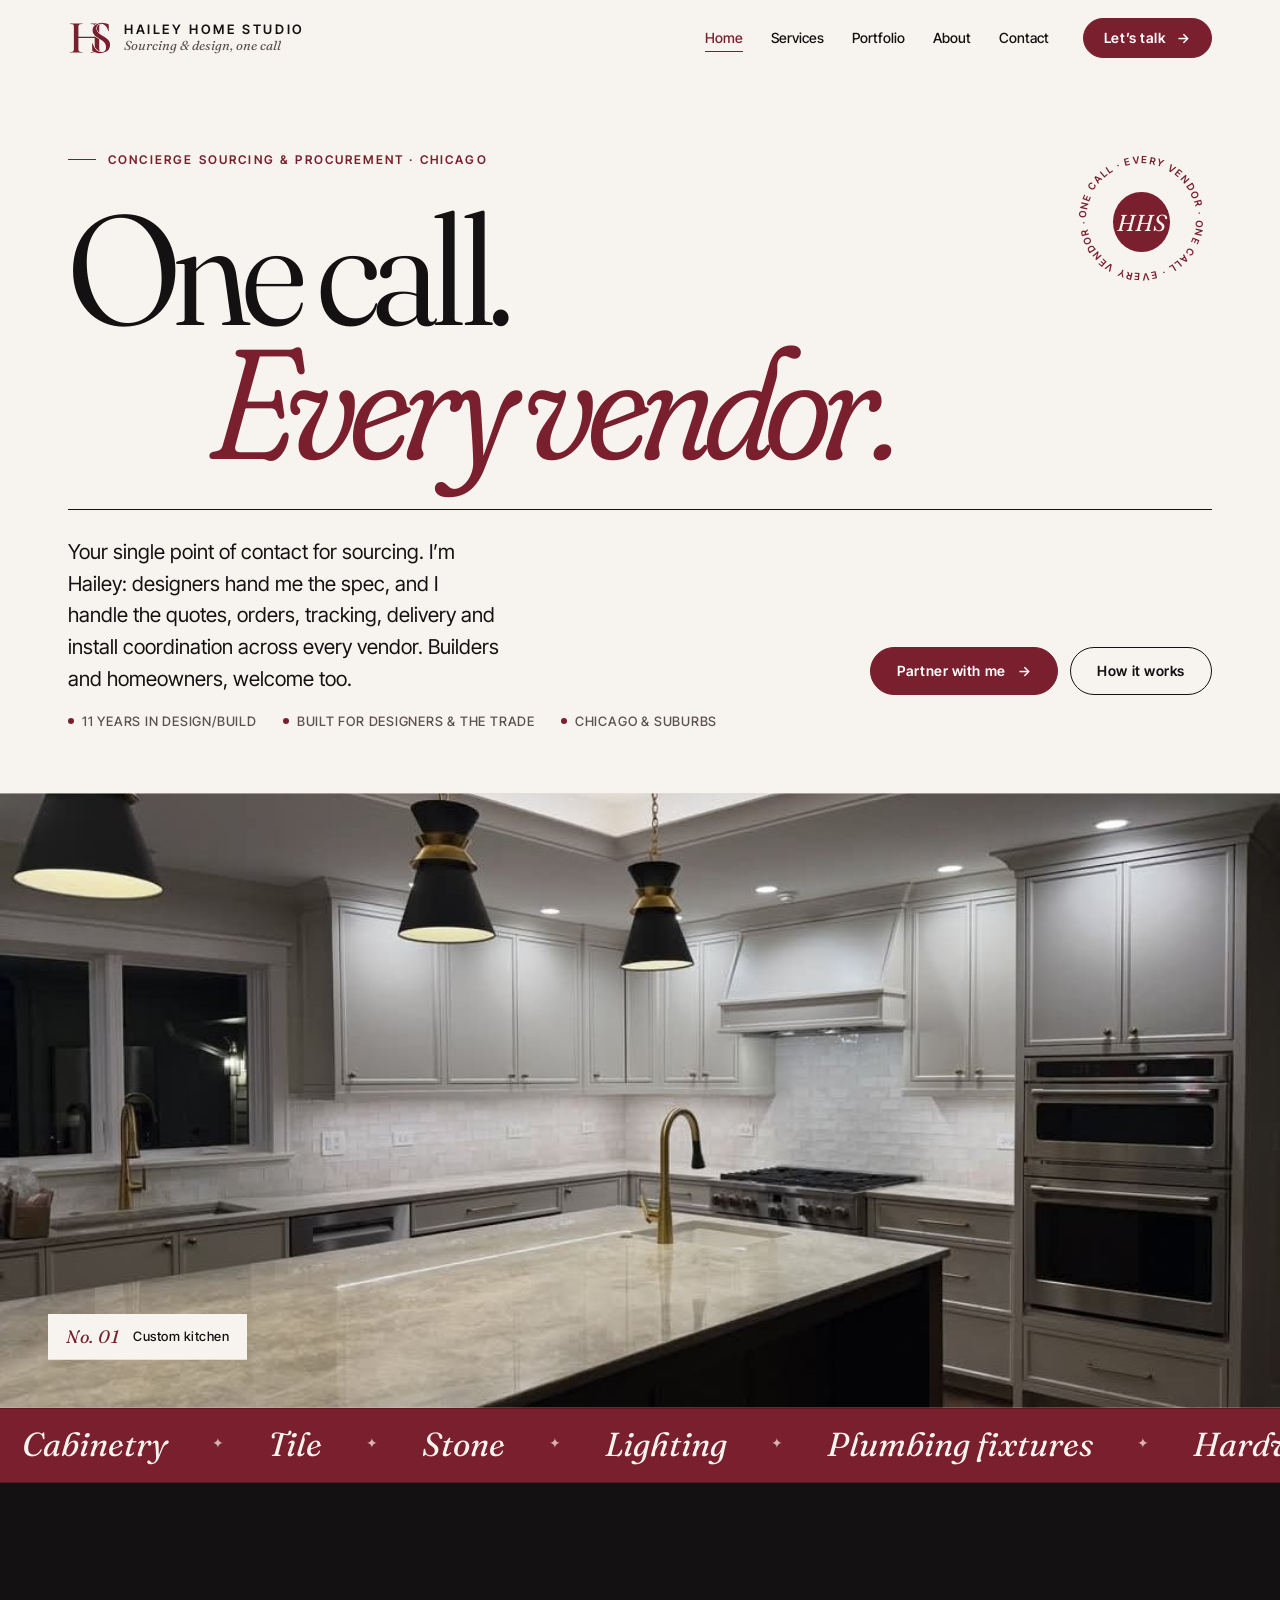
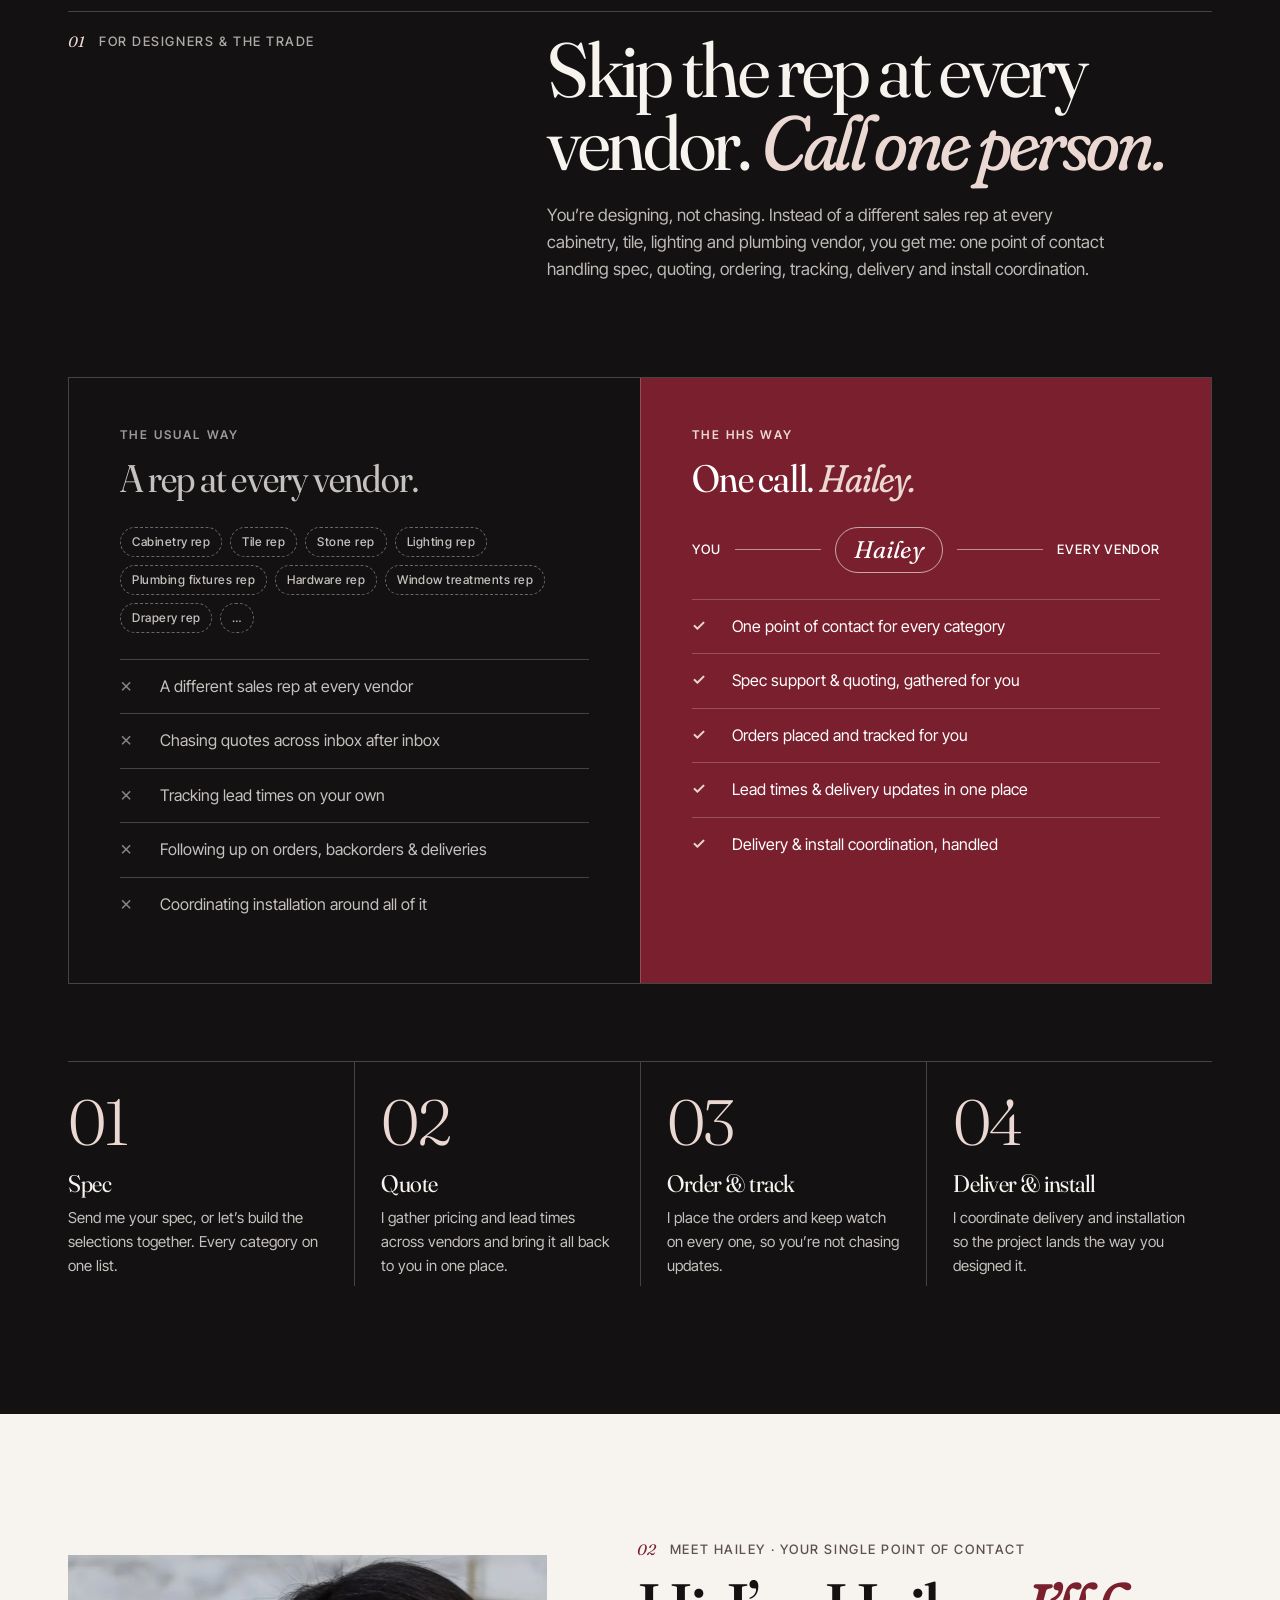
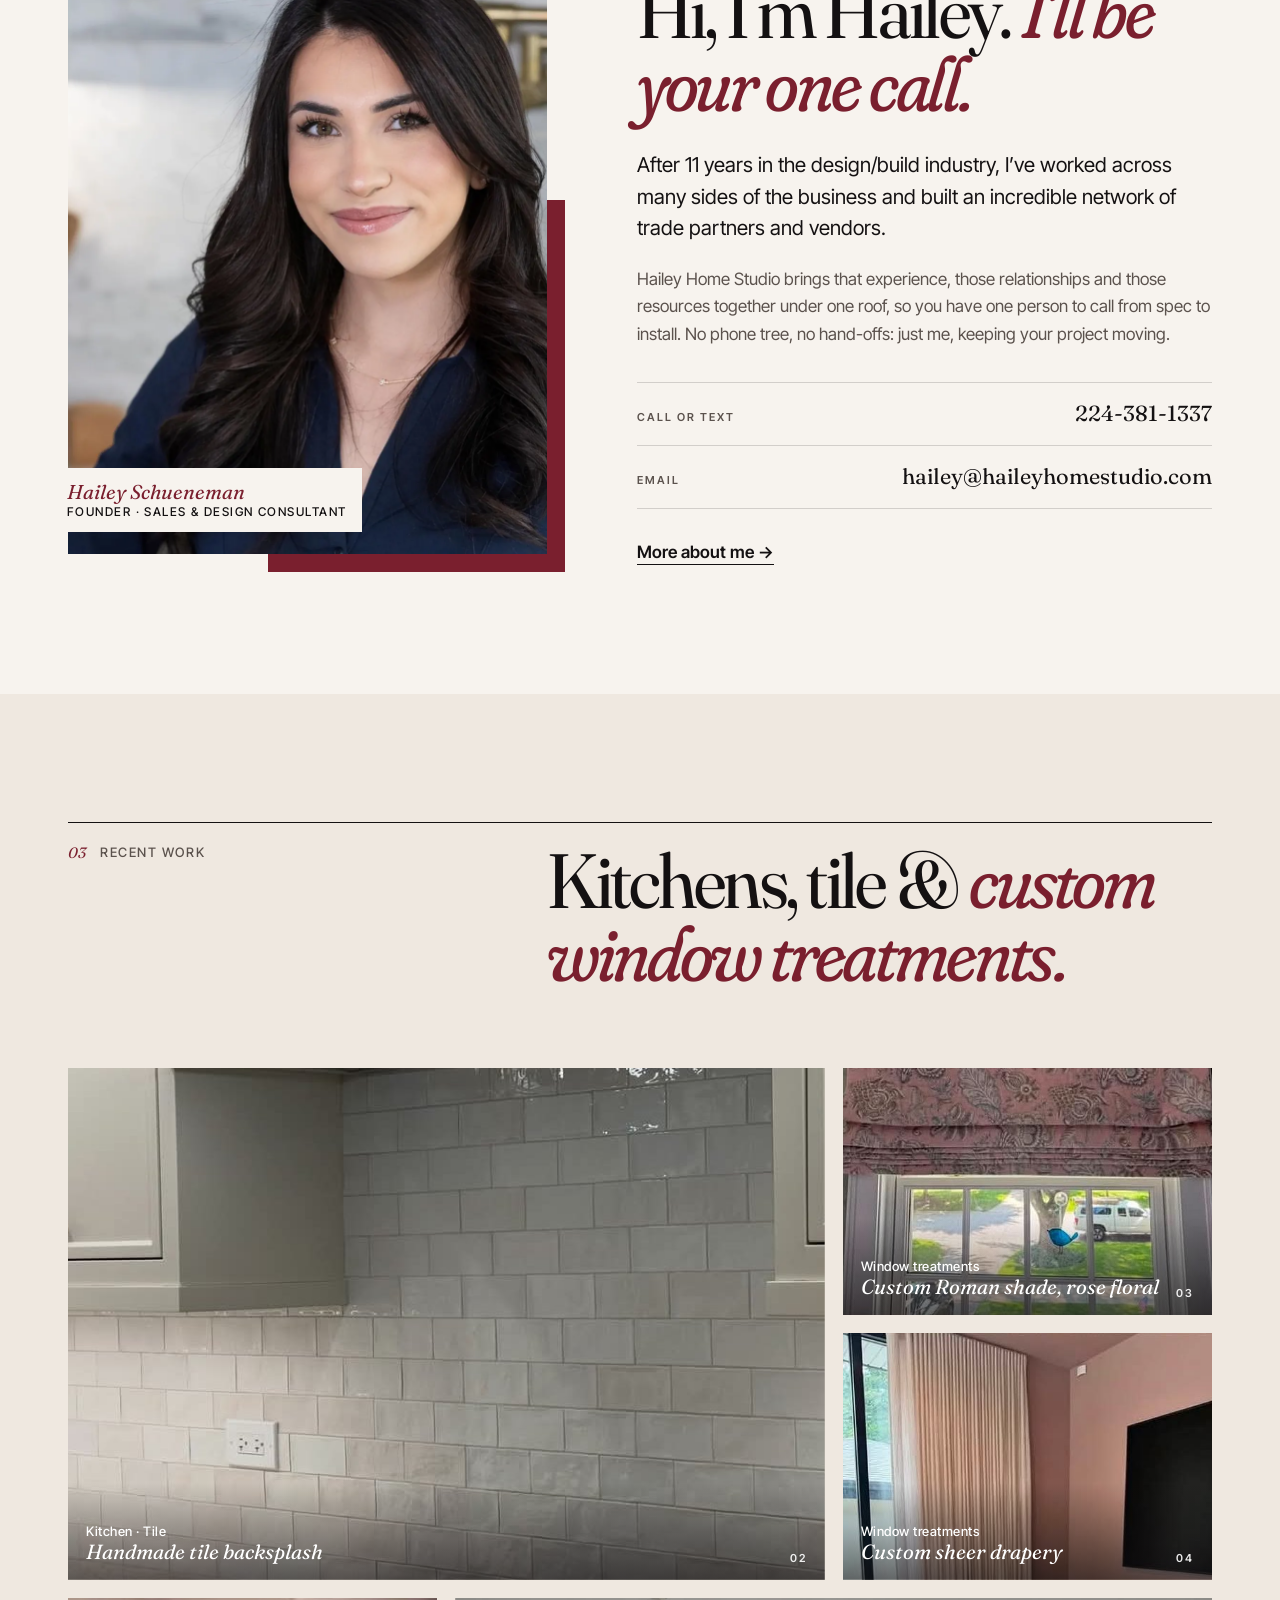
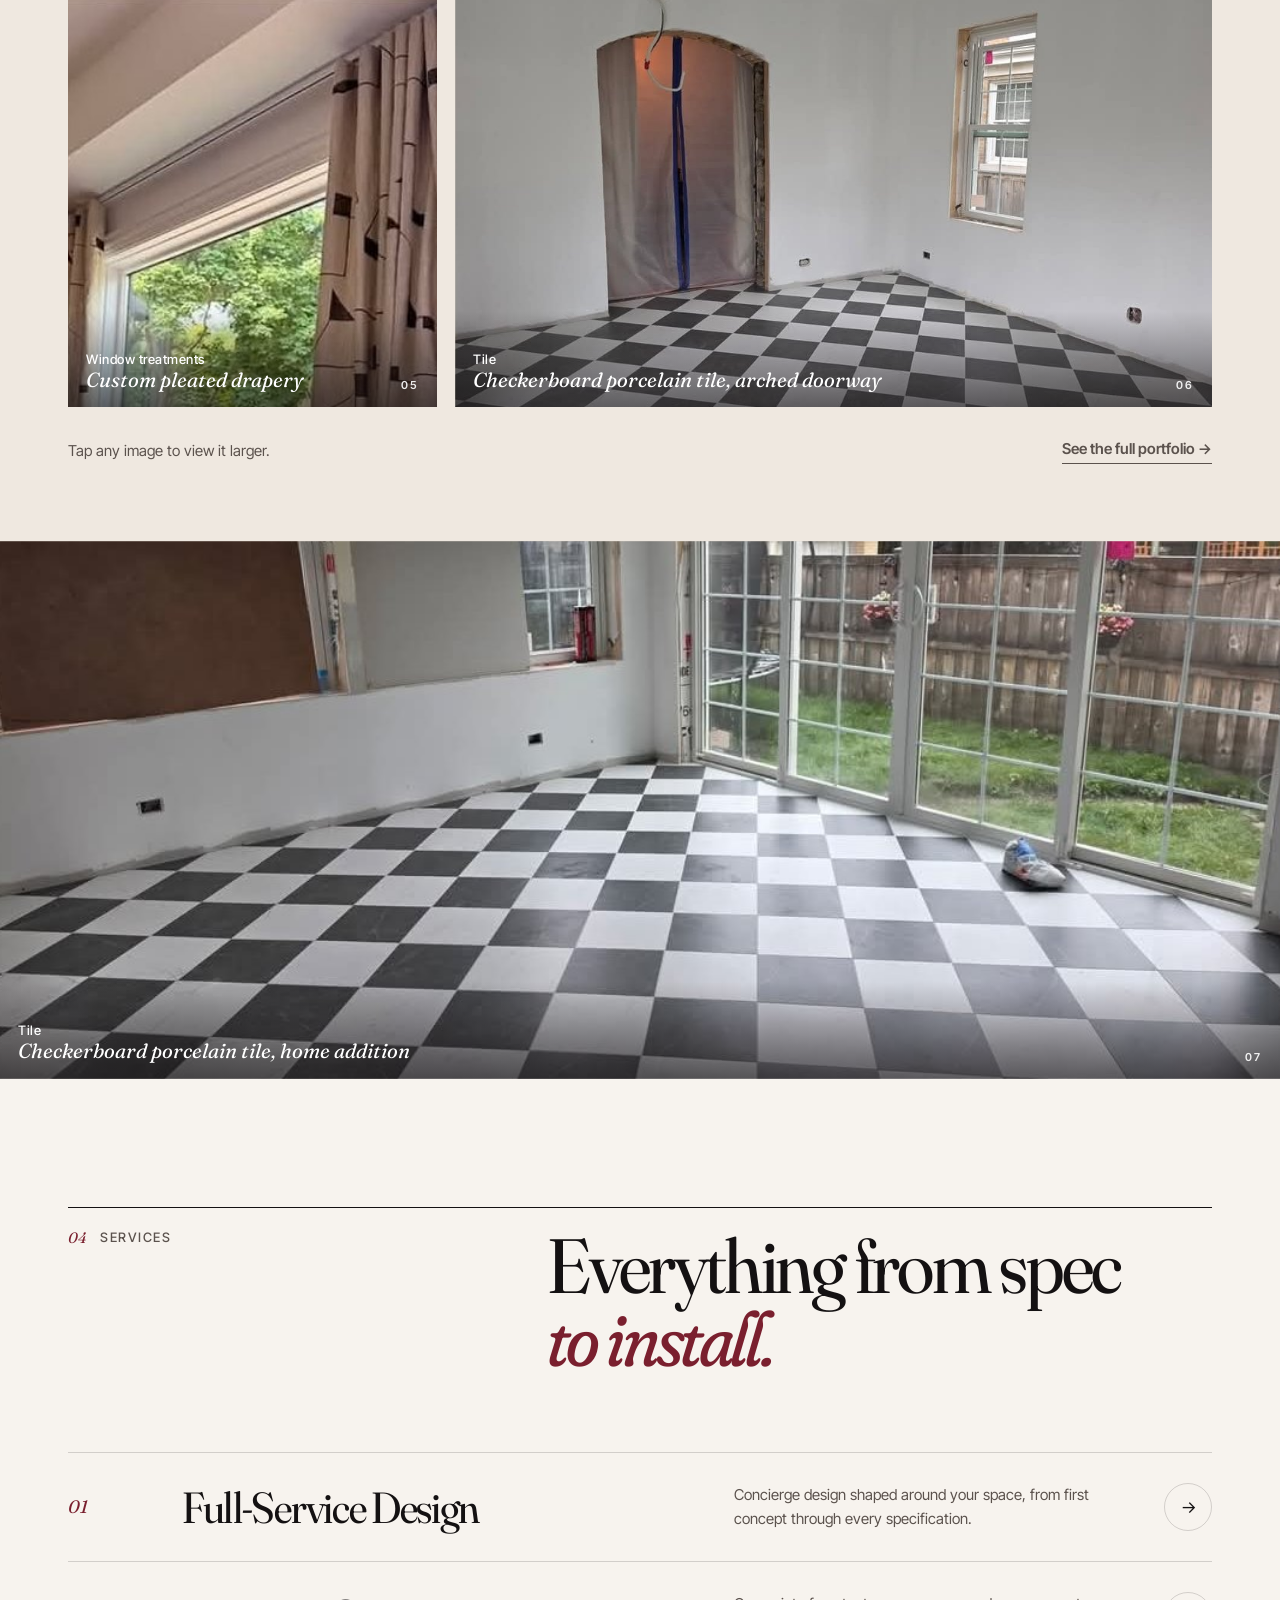
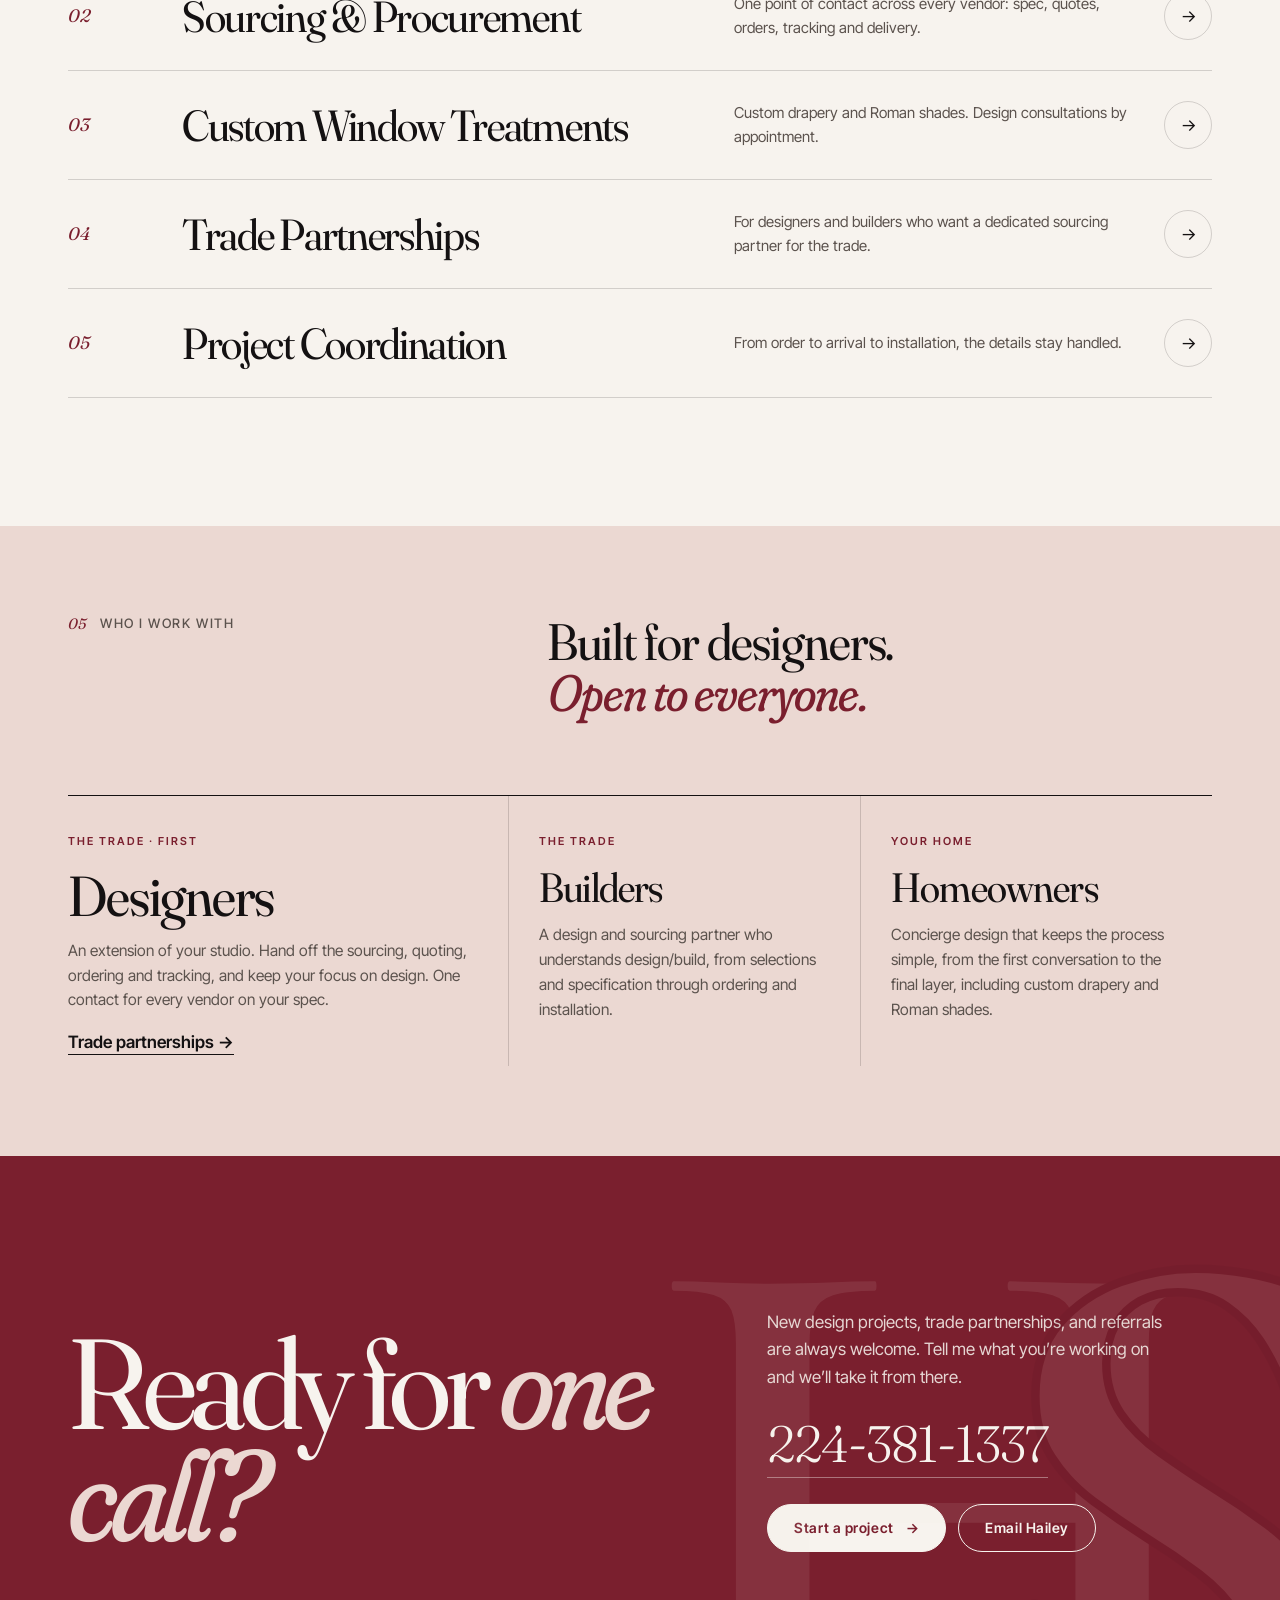
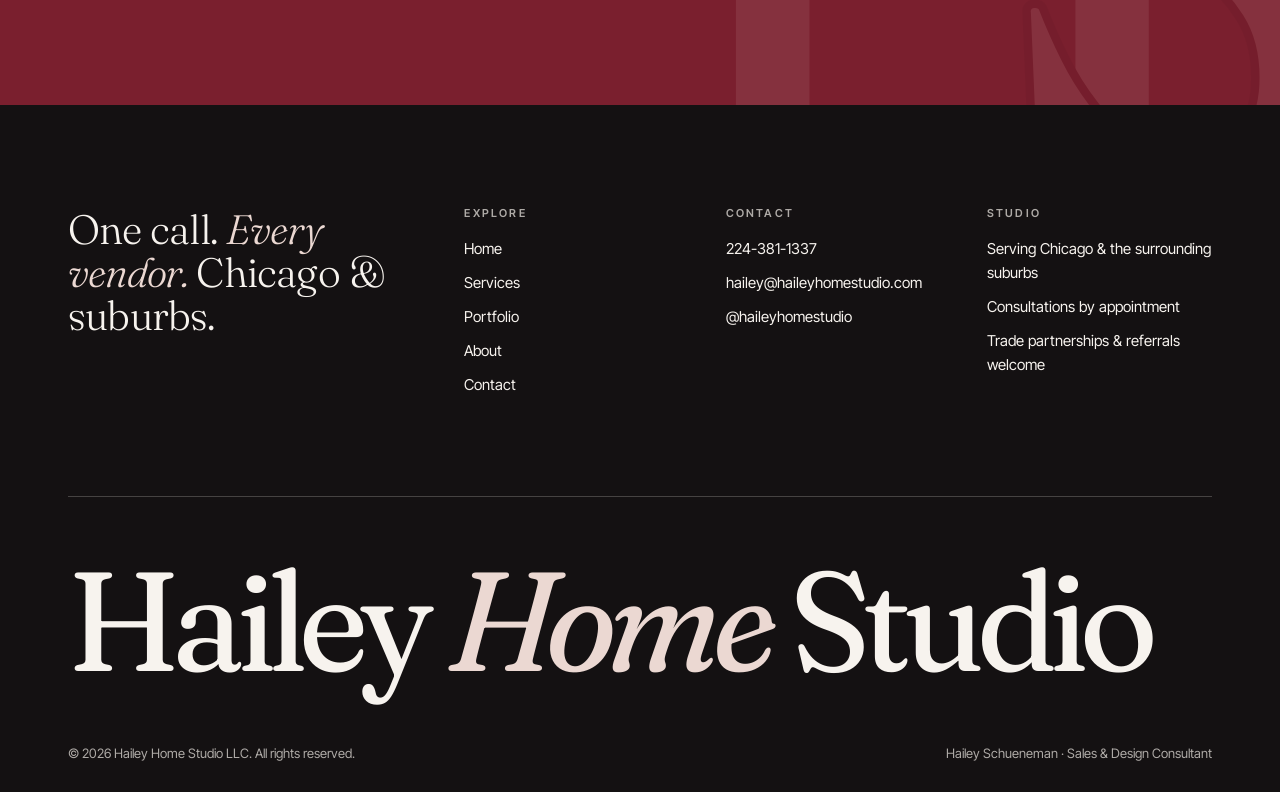
<file: index.html>
<!doctype html>
<html lang="en" class="no-js">
<head>
<meta charset="utf-8">
<meta name="viewport" content="width=device-width, initial-scale=1">
<title>Hailey Home Studio | One Call, Every Vendor: Sourcing for Designers | Chicago</title>
<meta name="description" content="Hailey Home Studio is a single point of contact for sourcing and procurement: one call for spec, quoting, ordering, tracking, delivery and install coordination. For designers, builders and homeowners in Chicago and the suburbs.">
<meta name="robots" content="index,follow">
<link rel="canonical" href="https://haileyhomestudio.com/">
<meta name="theme-color" content="#7A1F2E">
<meta property="og:type" content="website">
<meta property="og:site_name" content="Hailey Home Studio LLC">
<meta property="og:title" content="Hailey Home Studio | One Call, Every Vendor: Sourcing for Designers | Chicago">
<meta property="og:description" content="Hailey Home Studio is a single point of contact for sourcing and procurement: one call for spec, quoting, ordering, tracking, delivery and install coordination. For designers, builders and homeowners in Chicago and the suburbs.">
<meta property="og:url" content="https://haileyhomestudio.com/">
<meta property="og:image" content="https://haileyhomestudio.com/images/og-image.jpg">
<meta property="og:image:width" content="1200">
<meta property="og:image:height" content="630">
<meta property="og:image:alt" content="Hailey Home Studio LLC: HS monogram and custom kitchen">
<meta property="og:locale" content="en_US">
<meta name="twitter:card" content="summary_large_image">
<meta name="twitter:title" content="Hailey Home Studio | One Call, Every Vendor: Sourcing for Designers | Chicago">
<meta name="twitter:description" content="Hailey Home Studio is a single point of contact for sourcing and procurement: one call for spec, quoting, ordering, tracking, delivery and install coordination. For designers, builders and homeowners in Chicago and the suburbs.">
<meta name="twitter:image" content="https://haileyhomestudio.com/images/og-image.jpg">
<link rel="icon" href="favicon.ico" sizes="any">
<link rel="icon" href="favicon.svg" type="image/svg+xml">
<link rel="apple-touch-icon" href="apple-touch-icon.png">
<link rel="manifest" href="site.webmanifest">
<link rel="preconnect" href="https://fonts.googleapis.com">
<link rel="preconnect" href="https://fonts.gstatic.com" crossorigin>
<link href="https://fonts.googleapis.com/css2?family=Fraunces:ital,opsz,wght,SOFT,WONK@0,9..144,300..600,0..100,0..1;1,9..144,300..600,0..100,0..1&family=Inter+Tight:wght@400;500;600&display=swap" rel="stylesheet">
<link rel="stylesheet" href="css/styles.css">
<script type="application/ld+json">{
 "@context": "https://schema.org",
 "@type": "LocalBusiness",
 "@id": "https://haileyhomestudio.com/#business",
 "name": "Hailey Home Studio LLC",
 "alternateName": [
  "Hailey Home Studio",
  "HHS"
 ],
 "description": "Concierge design, sourcing, and procurement. A single point of contact for designers, builders, and homeowners, from specification and quoting through ordering, tracking, delivery, and installation coordination.",
 "url": "https://haileyhomestudio.com/",
 "telephone": "+1-224-381-1337",
 "email": "hailey@haileyhomestudio.com",
 "logo": "https://haileyhomestudio.com/images/logo.svg",
 "image": "https://haileyhomestudio.com/images/og-image.jpg",
 "founder": {
  "@type": "Person",
  "name": "Hailey Schueneman",
  "jobTitle": "Sales & Design Consultant",
  "image": "https://haileyhomestudio.com/images/hailey-headshot.jpg"
 },
 "areaServed": [
  {
   "@type": "City",
   "name": "Chicago",
   "containedInPlace": {
    "@type": "State",
    "name": "Illinois"
   }
  },
  {
   "@type": "AdministrativeArea",
   "name": "Chicago suburbs"
  }
 ],
 "sameAs": [
  "https://instagram.com/haileyhomestudio"
 ],
 "knowsAbout": [
  "Interior design",
  "Sourcing and procurement",
  "Trade sourcing for interior designers",
  "Custom drapery",
  "Roman shades",
  "Custom window treatments",
  "Kitchen design",
  "Tile"
 ]
}</script>
</head>
<body>
<a class="skip" href="#main">Skip to content</a>
<header class="site-header">
  <div class="wrap header-inner">
    <a class="brand" href="index.html" aria-label="Hailey Home Studio LLC, home">
      <img src="images/hs-monogram.svg" alt="" width="44" height="35">
      <span class="brand-name">Hailey Home Studio<small>Sourcing &amp; design, one call</small></span>
    </a>
    <button class="menu-toggle" type="button" aria-expanded="false" aria-controls="site-nav" aria-label="Open menu"><span></span></button>
    <nav class="nav" id="site-nav" aria-label="Primary">
      <ul><li><a href="index.html" aria-current="page">Home</a></li><li><a href="services.html">Services</a></li><li><a href="portfolio.html">Portfolio</a></li><li><a href="about.html">About</a></li><li><a href="contact.html">Contact</a></li></ul>
      <a class="btn btn-solid" href="contact.html#consult">Let&rsquo;s talk <span class="arr" aria-hidden="true">&rarr;</span></a>
      <div class="nav-extra">Call or text Hailey<a href="tel:+12243811337">224-381-1337</a><a href="mailto:hailey@haileyhomestudio.com">hailey@haileyhomestudio.com</a></div>
    </nav>
  </div>
</header>
<main id="main">
<section class="hero" aria-labelledby="hero-h">
  <div class="wrap">
    <div class="hero-top">
      <span class="eyebrow reveal">Concierge sourcing &amp; procurement &middot; Chicago</span>
    </div>
    <div class="badge" aria-hidden="true"><svg viewBox="0 0 200 200"><defs><path id="circ" d="M100,100 m-78,0 a78,78 0 1,1 156,0 a78,78 0 1,1 -156,0"/></defs><text font-family="Inter Tight, Arial, sans-serif" font-size="14" font-weight="600" fill="currentColor"><textPath href="#circ" textLength="486" lengthAdjust="spacing">ONE CALL · EVERY VENDOR · ONE CALL · EVERY VENDOR ·</textPath></text></svg><span class="core">HHS</span></div>
    <h1 id="hero-h" class="reveal"><span class="line">One call.</span><span class="line indent"><em>Every vendor.</em></span></h1>
    <div class="hero-sub reveal d1">
      <p class="lead">Your single point of contact for sourcing. I&rsquo;m Hailey: designers hand me the spec, and I handle the quotes, orders, tracking, delivery and install coordination across every vendor. Builders and homeowners, welcome too.</p>
      <div>
        <div class="btn-row"><a class="btn btn-solid" href="contact.html#consult">Partner with me <span class="arr" aria-hidden="true">&rarr;</span></a><a class="btn btn-line" href="#trade">How it works</a></div>
      </div>
    </div>
    <div class="hero-meta reveal d2"><span>11 years in design/build</span><span>Built for designers &amp; the trade</span><span>Chicago &amp; suburbs</span></div>
  </div>
  <div class="bleed reveal-img">
    <div class="bleed-img"><a href="images/kitchen-pendants.jpg" data-lightbox data-caption="Custom kitchen" aria-label="View larger: Custom kitchen"><img src="images/kitchen-pendants.jpg" alt="Finished custom kitchen with a large stone-topped island, black and brass pendant lights, and soft gray cabinetry" width="1080" height="528" fetchpriority="high"></a></div>
    <div class="bleed-cap"><b>No. 01</b> Custom kitchen</div>
  </div>
</section>
<section class="marquee" aria-label="What Hailey sources"><div class="marquee-track"><ul><li>Cabinetry</li><li>Tile</li><li>Stone</li><li>Lighting</li><li>Plumbing fixtures</li><li>Hardware</li><li>Window treatments</li><li>Drapery</li><li>Flooring</li><li>Appliances</li></ul><ul aria-hidden="true"><li>Cabinetry</li><li>Tile</li><li>Stone</li><li>Lighting</li><li>Plumbing fixtures</li><li>Hardware</li><li>Window treatments</li><li>Drapery</li><li>Flooring</li><li>Appliances</li></ul></div></section>
<section class="section dark" id="trade" aria-labelledby="trade-h">
  <div class="wrap">
    <div class="sec-head reveal">
      <div class="sec-num"><b>01</b> For designers &amp; the trade</div>
      <div><h2 id="trade-h" class="t-lg">Skip the rep at every vendor. <em>Call one person.</em></h2>
      <p class="intro">You&rsquo;re designing, not chasing. Instead of a different sales rep at every cabinetry, tile, lighting and plumbing vendor, you get me: one point of contact handling spec, quoting, ordering, tracking, delivery and install coordination.</p></div>
    </div>
    <div class="compare">
      <div class="cmp cmp-old reveal"><span class="cmp-tag">The usual way</span><h3>A rep at every vendor.</h3>
        <div class="reps" aria-hidden="true"><span>Cabinetry rep</span><span>Tile rep</span><span>Stone rep</span><span>Lighting rep</span><span>Plumbing fixtures rep</span><span>Hardware rep</span><span>Window treatments rep</span><span>Drapery rep</span><span>&hellip;</span></div>
        <ul><li>A different sales rep at every vendor</li><li>Chasing quotes across inbox after inbox</li><li>Tracking lead times on your own</li><li>Following up on orders, backorders &amp; deliveries</li><li>Coordinating installation around all of it</li></ul></div>
      <div class="cmp cmp-new reveal d1"><span class="cmp-tag">The HHS way</span><h3>One call. <em>Hailey.</em></h3>
        <div class="one" aria-hidden="true"><span>You</span><hr><i>Hailey</i><hr><span>Every vendor</span></div>
        <ul><li>One point of contact for every category</li><li>Spec support &amp; quoting, gathered for you</li><li>Orders placed and tracked for you</li><li>Lead times &amp; delivery updates in one place</li><li>Delivery &amp; install coordination, handled</li></ul></div>
    </div>
    <ol class="steps"><li class="reveal d0"><span class="n">01</span><h3>Spec</h3><p>Send me your spec, or let&rsquo;s build the selections together. Every category on one list.</p></li><li class="reveal d1"><span class="n">02</span><h3>Quote</h3><p>I gather pricing and lead times across vendors and bring it all back to you in one place.</p></li><li class="reveal d2"><span class="n">03</span><h3>Order &amp; track</h3><p>I place the orders and keep watch on every one, so you&rsquo;re not chasing updates.</p></li><li class="reveal d3"><span class="n">04</span><h3>Deliver &amp; install</h3><p>I coordinate delivery and installation so the project lands the way you designed it.</p></li></ol>
  </div>
</section>

<section class="section" aria-labelledby="meet-h">
  <div class="wrap meet">
    <figure class="portrait reveal">
      <div class="portrait-frame"><picture><source srcset="images/hailey-headshot.webp" type="image/webp"><img src="images/hailey-headshot.jpg" alt="Hailey Schueneman, founder of Hailey Home Studio" width="1200" height="1200" loading="lazy"></picture></div>
      <figcaption><b>Hailey Schueneman</b>Founder &middot; Sales &amp; Design Consultant</figcaption>
    </figure>
    <div class="reveal d1">
      <div class="sec-num"><b>02</b> Meet Hailey &middot; your single point of contact</div>
      <h2 id="meet-h" class="t-lg">Hi, I&rsquo;m Hailey. <em>I&rsquo;ll be your one call.</em></h2>
      <p class="lead">After 11 years in the design/build industry, I&rsquo;ve worked across many sides of the business and built an incredible network of trade partners and vendors.</p>
      <p class="muted">Hailey Home Studio brings that experience, those relationships and those resources together under one roof, so you have one person to call from spec to install. No phone tree, no hand-offs: just me, keeping your project moving.</p>
      <div class="direct"><a href="tel:+12243811337"><small>Call or text</small><span>224-381-1337</span></a><a href="mailto:hailey@haileyhomestudio.com"><small>Email</small><span>hailey@haileyhomestudio.com</span></a></div>
      <a class="ulink" href="about.html">More about me <span class="arr" aria-hidden="true">&rarr;</span></a>
    </div>
  </div>
</section>

<section class="section greige" aria-labelledby="work-h" style="padding-bottom:0">
  <div class="wrap">
    <div class="sec-head reveal">
      <div class="sec-num"><b>03</b> Recent work</div>
      <div><h2 id="work-h" class="t-lg">Kitchens, tile &amp; <em>custom window treatments.</em></h2></div>
    </div>
    <div class="work" data-gallery>
      <figure class="shot s8 h-lg reveal-img" style="--ar:1080/536"><a href="images/tile-backsplash.jpg" data-lightbox data-caption="Handmade tile backsplash" aria-label="View larger: Handmade tile backsplash"><img src="images/tile-backsplash.jpg" alt="Glossy white handmade-look subway tile backsplash beneath gray cabinetry with brass hardware" width="1080" height="536"><span class="zoom" aria-hidden="true"><svg width="16" height="16" viewBox="0 0 24 24" fill="none" stroke="currentColor" stroke-width="1.6"><path d="M4 9V4h5M20 9V4h-5M4 15v5h5M20 15v5h-5"/></svg></span><figcaption><span><span class="sr-only">Category: </span>Kitchen · Tile<b>Handmade tile backsplash</b></span><span class="no">02</span></figcaption></a></figure>
      <div class="s4 stack"><figure class="shot  reveal-img" style="--ar:537/351"><a href="images/roman-shade-floral.jpg" data-lightbox data-caption="Custom Roman shade, rose floral" aria-label="View larger: Custom Roman shade, rose floral"><img src="images/roman-shade-floral.jpg" alt="Custom Roman shade in a rose floral print above a white double-hung window" width="537" height="351"><span class="zoom" aria-hidden="true"><svg width="16" height="16" viewBox="0 0 24 24" fill="none" stroke="currentColor" stroke-width="1.6"><path d="M4 9V4h5M20 9V4h-5M4 15v5h5M20 15v5h-5"/></svg></span><figcaption><span><span class="sr-only">Category: </span>Window treatments<b>Custom Roman shade, rose floral</b></span><span class="no">03</span></figcaption></a></figure><figure class="shot  reveal-img" style="--ar:537/348"><a href="images/drapery-sheer.jpg" data-lightbox data-caption="Custom sheer drapery" aria-label="View larger: Custom sheer drapery"><img src="images/drapery-sheer.jpg" alt="Floor-to-ceiling custom sheer drapery in a blush-toned room" width="537" height="348"><span class="zoom" aria-hidden="true"><svg width="16" height="16" viewBox="0 0 24 24" fill="none" stroke="currentColor" stroke-width="1.6"><path d="M4 9V4h5M20 9V4h-5M4 15v5h5M20 15v5h-5"/></svg></span><figcaption><span><span class="sr-only">Category: </span>Window treatments<b>Custom sheer drapery</b></span><span class="no">04</span></figcaption></a></figure></div>
      <figure class="shot s4 h-md reveal-img" style="--ar:537/348"><a href="images/drapery-pattern.jpg" data-lightbox data-caption="Custom pleated drapery" aria-label="View larger: Custom pleated drapery"><img src="images/drapery-pattern.jpg" alt="Custom pleated drapery panels in an ivory fabric with a black graphic pattern" width="537" height="348"><span class="zoom" aria-hidden="true"><svg width="16" height="16" viewBox="0 0 24 24" fill="none" stroke="currentColor" stroke-width="1.6"><path d="M4 9V4h5M20 9V4h-5M4 15v5h5M20 15v5h-5"/></svg></span><figcaption><span><span class="sr-only">Category: </span>Window treatments<b>Custom pleated drapery</b></span><span class="no">05</span></figcaption></a></figure>
      <figure class="shot s8 h-md reveal-img" style="--ar:1080/536"><a href="images/checkerboard-tile-2.jpg" data-lightbox data-caption="Checkerboard porcelain tile, arched doorway" aria-label="View larger: Checkerboard porcelain tile, arched doorway"><img src="images/checkerboard-tile-2.jpg" alt="Checkerboard porcelain tile floor installed through a home addition with an arched doorway" width="1080" height="536"><span class="zoom" aria-hidden="true"><svg width="16" height="16" viewBox="0 0 24 24" fill="none" stroke="currentColor" stroke-width="1.6"><path d="M4 9V4h5M20 9V4h-5M4 15v5h5M20 15v5h-5"/></svg></span><figcaption><span><span class="sr-only">Category: </span>Tile<b>Checkerboard porcelain tile, arched doorway</b></span><span class="no">06</span></figcaption></a></figure>
    </div>
    <div class="work-foot reveal"><span>Tap any image to view it larger.</span><a class="ulink" href="portfolio.html">See the full portfolio <span class="arr" aria-hidden="true">&rarr;</span></a></div>
  </div>
  <div class="band" style="margin-top:clamp(40px,6vw,80px)"><figure class="shot  reveal-img" style="--ar:1080/448"><a href="images/checkerboard-tile.jpg" data-lightbox data-caption="Checkerboard porcelain tile, home addition" aria-label="View larger: Checkerboard porcelain tile, home addition"><img src="images/checkerboard-tile.jpg" alt="Black and white checkerboard porcelain tile floor in a bright home addition with sliding glass doors" width="1080" height="448"><span class="zoom" aria-hidden="true"><svg width="16" height="16" viewBox="0 0 24 24" fill="none" stroke="currentColor" stroke-width="1.6"><path d="M4 9V4h5M20 9V4h-5M4 15v5h5M20 15v5h-5"/></svg></span><figcaption><span><span class="sr-only">Category: </span>Tile<b>Checkerboard porcelain tile, home addition</b></span><span class="no">07</span></figcaption></a></figure></div>
</section>

<section class="section" aria-labelledby="svc-h">
  <div class="wrap">
    <div class="sec-head reveal">
      <div class="sec-num"><b>04</b> Services</div>
      <div><h2 id="svc-h" class="t-lg">Everything from spec <em>to install.</em></h2></div>
    </div>
    <ul class="svc-list"><li class="reveal"><a href="services.html#full-service"><span class="n">01</span><h3>Full-Service Design</h3><p>Concierge design shaped around your space, from first concept through every specification.</p><span class="go" aria-hidden="true">&rarr;</span></a></li><li class="reveal"><a href="services.html#sourcing"><span class="n">02</span><h3>Sourcing &amp; Procurement</h3><p>One point of contact across every vendor: spec, quotes, orders, tracking and delivery.</p><span class="go" aria-hidden="true">&rarr;</span></a></li><li class="reveal"><a href="services.html#window-treatments"><span class="n">03</span><h3>Custom Window Treatments</h3><p>Custom drapery and Roman shades. Design consultations by appointment.</p><span class="go" aria-hidden="true">&rarr;</span></a></li><li class="reveal"><a href="services.html#trade"><span class="n">04</span><h3>Trade Partnerships</h3><p>For designers and builders who want a dedicated sourcing partner for the trade.</p><span class="go" aria-hidden="true">&rarr;</span></a></li><li class="reveal"><a href="services.html#coordination"><span class="n">05</span><h3>Project Coordination</h3><p>From order to arrival to installation, the details stay handled.</p><span class="go" aria-hidden="true">&rarr;</span></a></li></ul>
  </div>
</section>

<section class="section blush tight" aria-labelledby="who-h">
  <div class="wrap">
    <div class="sec-head reveal" style="border-top:0;padding-top:0">
      <div class="sec-num"><b>05</b> Who I work with</div>
      <div><h2 id="who-h" class="t-md">Built for designers. <em>Open to everyone.</em></h2></div>
    </div>
    <div class="aud">
      <article class="primary reveal"><span class="k">The trade &middot; first</span><h3>Designers</h3><p>An extension of your studio. Hand off the sourcing, quoting, ordering and tracking, and keep your focus on design. One contact for every vendor on your spec.</p><a class="ulink" href="services.html#trade">Trade partnerships <span class="arr" aria-hidden="true">&rarr;</span></a></article>
      <article class="reveal d1"><span class="k">The trade</span><h3>Builders</h3><p>A design and sourcing partner who understands design/build, from selections and specification through ordering and installation.</p></article>
      <article class="reveal d2"><span class="k">Your home</span><h3>Homeowners</h3><p>Concierge design that keeps the process simple, from the first conversation to the final layer, including custom drapery and Roman shades.</p></article>
    </div>
  </div>
</section>
<section class="cta" aria-labelledby="cta-h">
  <img class="wm" src="images/hs-monogram-ivory.svg" alt="" aria-hidden="true" width="927" height="728" loading="lazy">
  <div class="wrap cta-grid">
    <h2 id="cta-h" class="reveal">Ready for <em>one call?</em></h2>
    <div class="reveal d1">
      <p>New design projects, trade partnerships, and referrals are always welcome. Tell me what you&rsquo;re working on and we&rsquo;ll take it from there.</p>
      <a class="phone" href="tel:+12243811337">224-381-1337</a>
      <div class="btn-row"><a class="btn btn-paper" href="contact.html#consult">Start a project <span class="arr" aria-hidden="true">&rarr;</span></a><a class="btn btn-light" href="mailto:hailey@haileyhomestudio.com">Email Hailey</a></div>
    </div>
  </div>
</section>

</main>
<footer class="site-footer">
  <div class="wrap">
    <div class="f-top">
      <div><p class="f-say">One call. <em>Every vendor.</em> Chicago &amp; suburbs.</p></div>
      <div><h4>Explore</h4><ul><li><a href="index.html">Home</a></li><li><a href="services.html">Services</a></li><li><a href="portfolio.html">Portfolio</a></li><li><a href="about.html">About</a></li><li><a href="contact.html">Contact</a></li></ul></div>
      <div><h4>Contact</h4><ul><li><a href="tel:+12243811337">224-381-1337</a></li><li><a href="mailto:hailey@haileyhomestudio.com">hailey@haileyhomestudio.com</a></li><li><a href="https://instagram.com/haileyhomestudio" target="_blank" rel="noopener">@haileyhomestudio</a></li></ul></div>
      <div><h4>Studio</h4><ul><li>Serving Chicago &amp; the surrounding suburbs</li><li>Consultations by appointment</li><li>Trade partnerships &amp; referrals welcome</li></ul></div>
    </div>
    <div class="f-word" aria-hidden="true">Hailey <em>Home</em> Studio</div>
    <div class="f-bottom"><span>&copy; <span id="year">2026</span> Hailey Home Studio LLC. All rights reserved.</span><span>Hailey Schueneman &middot; Sales &amp; Design Consultant</span></div>
  </div>
</footer>
<script src="js/main.js" defer></script>
</body>
</html>
</file>
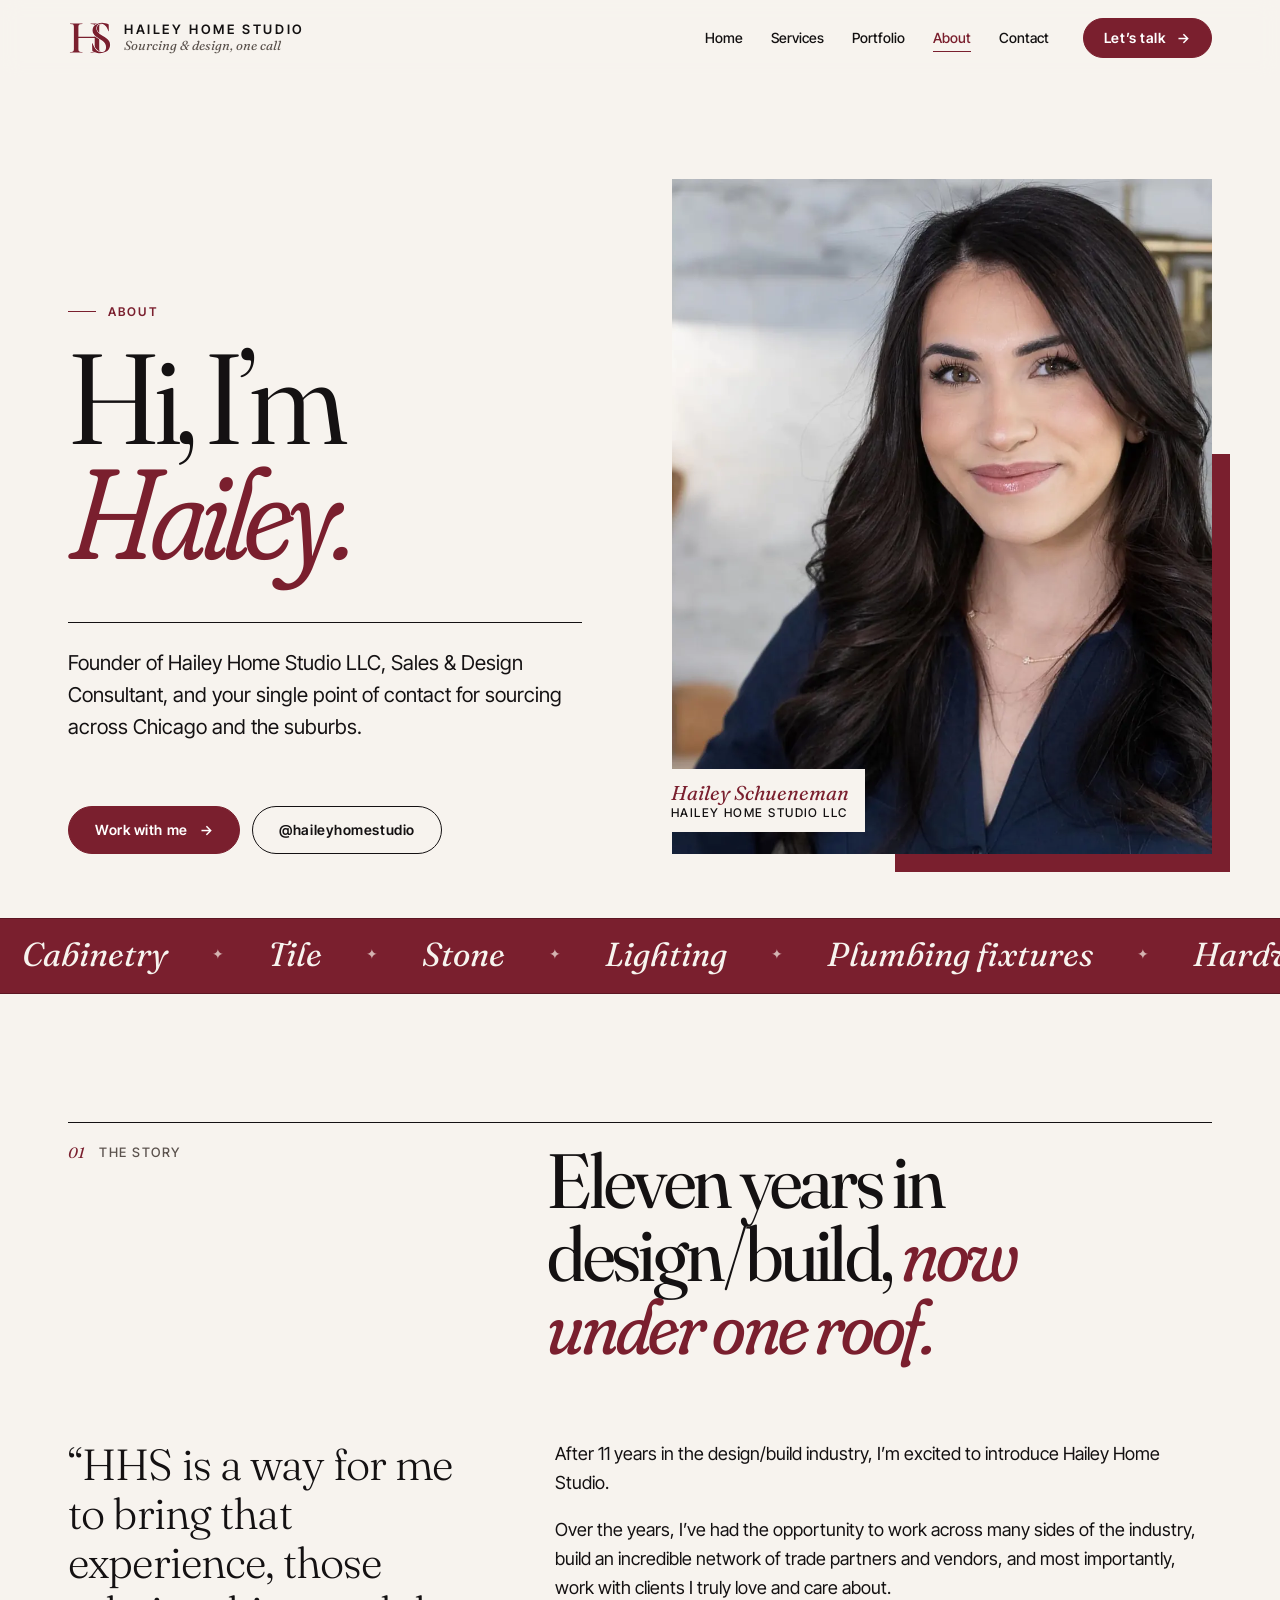
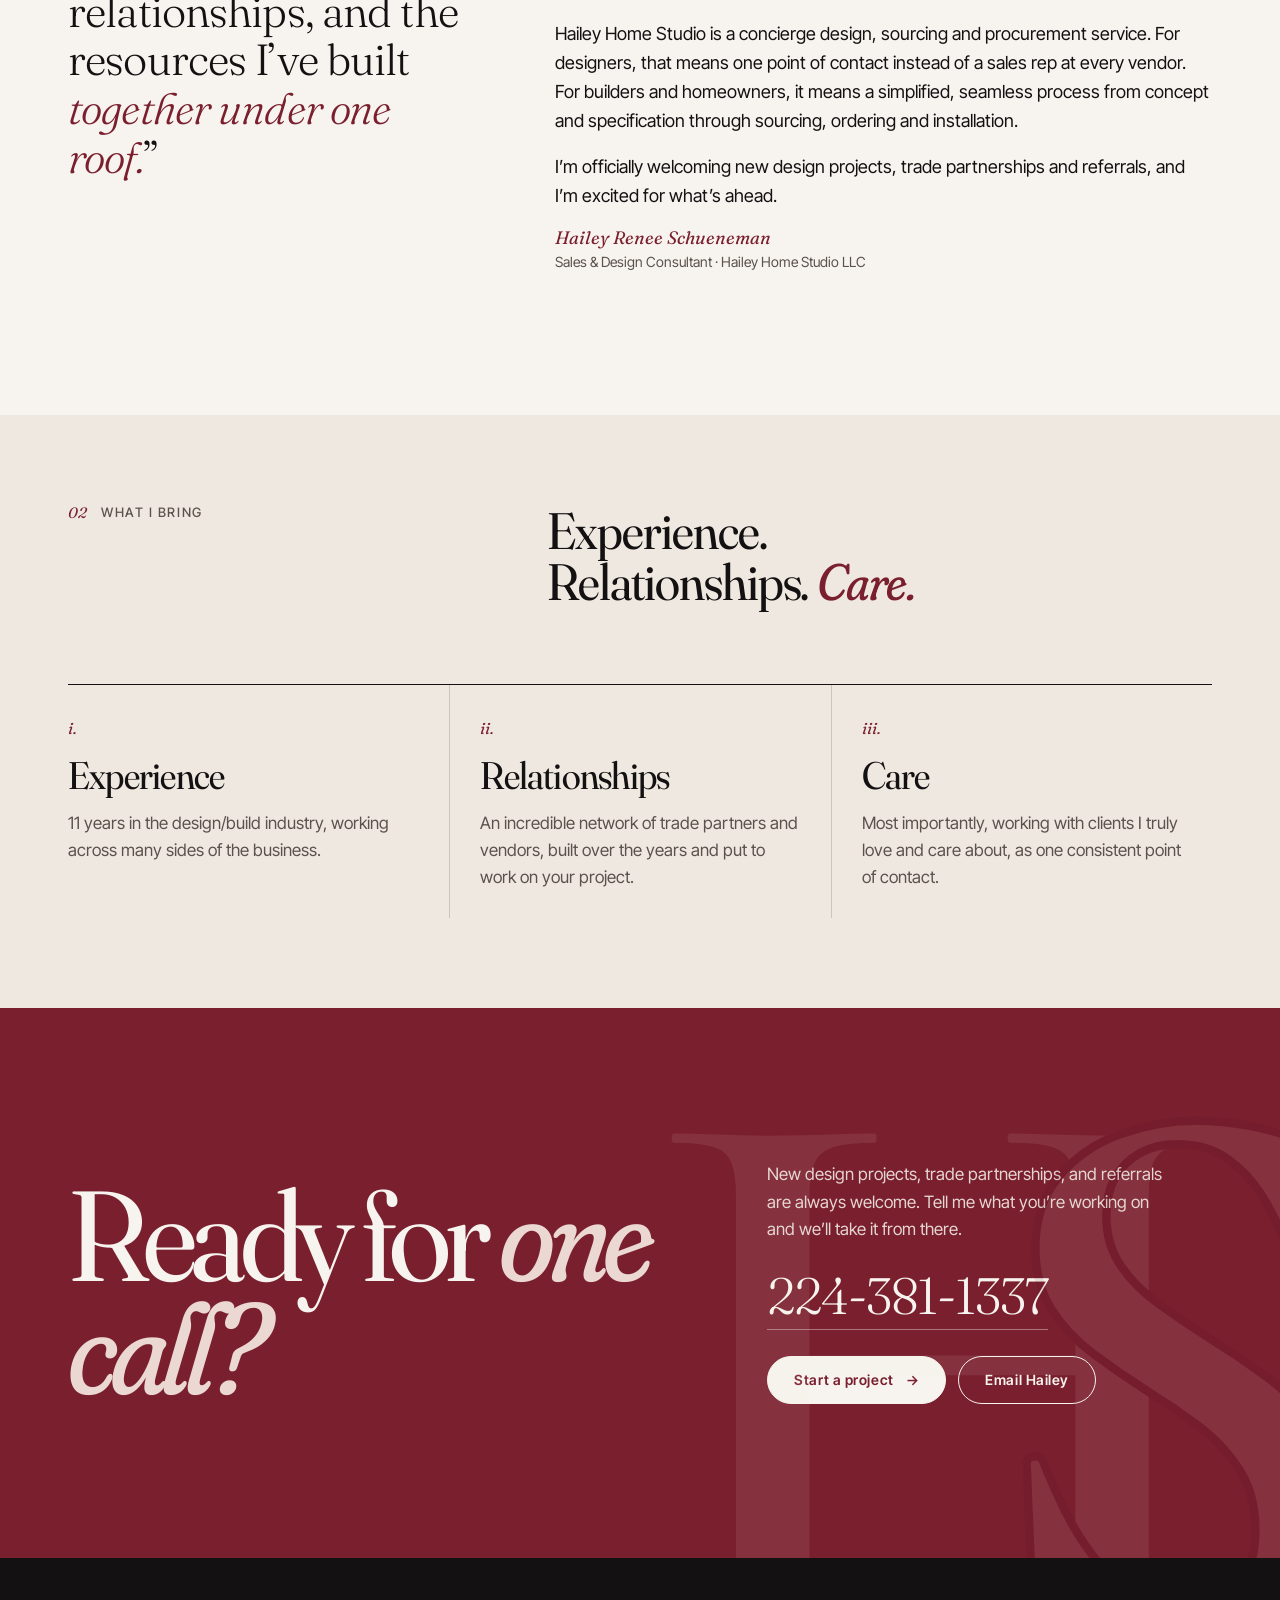
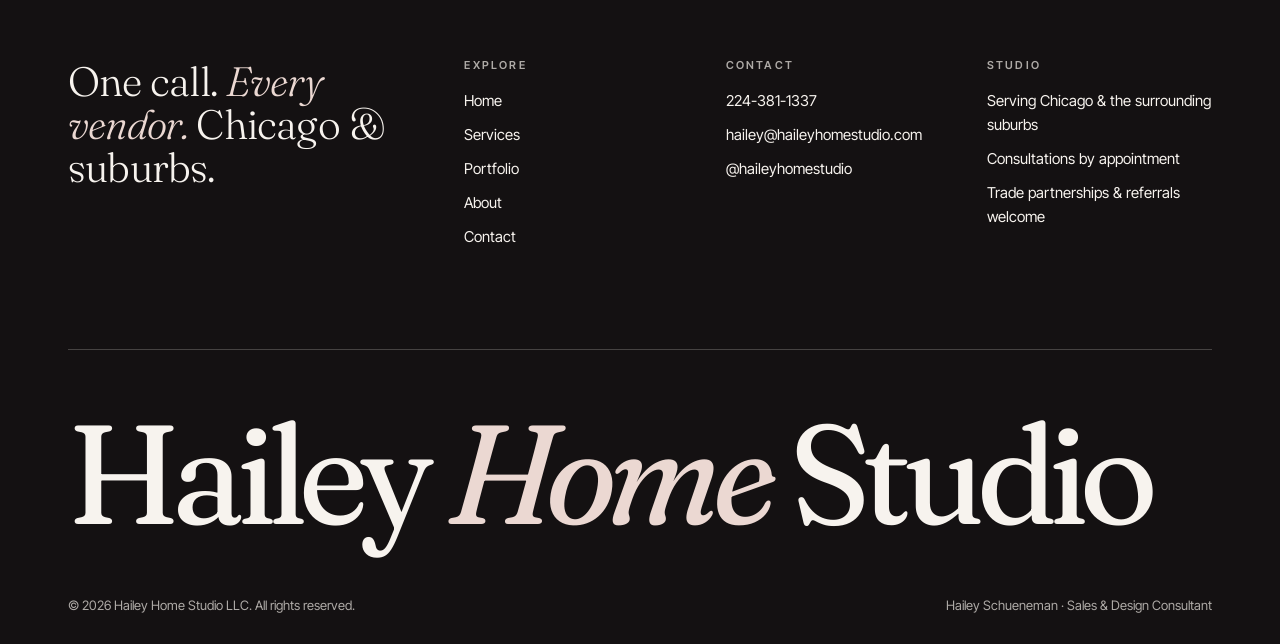
<file: about.html>
<!doctype html>
<html lang="en" class="no-js">
<head>
<meta charset="utf-8">
<meta name="viewport" content="width=device-width, initial-scale=1">
<title>About Hailey Schueneman | Hailey Home Studio LLC</title>
<meta name="description" content="Meet Hailey Schueneman, founder of Hailey Home Studio LLC, with 11 years in the design/build industry. A single point of contact for sourcing and procurement in Chicago and the suburbs.">
<meta name="robots" content="index,follow">
<link rel="canonical" href="https://haileyhomestudio.com/about.html">
<meta name="theme-color" content="#7A1F2E">
<meta property="og:type" content="website">
<meta property="og:site_name" content="Hailey Home Studio LLC">
<meta property="og:title" content="About Hailey Schueneman | Hailey Home Studio LLC">
<meta property="og:description" content="Meet Hailey Schueneman, founder of Hailey Home Studio LLC, with 11 years in the design/build industry. A single point of contact for sourcing and procurement in Chicago and the suburbs.">
<meta property="og:url" content="https://haileyhomestudio.com/about.html">
<meta property="og:image" content="https://haileyhomestudio.com/images/og-image.jpg">
<meta property="og:image:width" content="1200">
<meta property="og:image:height" content="630">
<meta property="og:image:alt" content="Hailey Home Studio LLC: HS monogram and custom kitchen">
<meta property="og:locale" content="en_US">
<meta name="twitter:card" content="summary_large_image">
<meta name="twitter:title" content="About Hailey Schueneman | Hailey Home Studio LLC">
<meta name="twitter:description" content="Meet Hailey Schueneman, founder of Hailey Home Studio LLC, with 11 years in the design/build industry. A single point of contact for sourcing and procurement in Chicago and the suburbs.">
<meta name="twitter:image" content="https://haileyhomestudio.com/images/og-image.jpg">
<link rel="icon" href="favicon.ico" sizes="any">
<link rel="icon" href="favicon.svg" type="image/svg+xml">
<link rel="apple-touch-icon" href="apple-touch-icon.png">
<link rel="manifest" href="site.webmanifest">
<link rel="preconnect" href="https://fonts.googleapis.com">
<link rel="preconnect" href="https://fonts.gstatic.com" crossorigin>
<link href="https://fonts.googleapis.com/css2?family=Fraunces:ital,opsz,wght,SOFT,WONK@0,9..144,300..600,0..100,0..1;1,9..144,300..600,0..100,0..1&family=Inter+Tight:wght@400;500;600&display=swap" rel="stylesheet">
<link rel="stylesheet" href="css/styles.css">

</head>
<body>
<a class="skip" href="#main">Skip to content</a>
<header class="site-header">
  <div class="wrap header-inner">
    <a class="brand" href="index.html" aria-label="Hailey Home Studio LLC, home">
      <img src="images/hs-monogram.svg" alt="" width="44" height="35">
      <span class="brand-name">Hailey Home Studio<small>Sourcing &amp; design, one call</small></span>
    </a>
    <button class="menu-toggle" type="button" aria-expanded="false" aria-controls="site-nav" aria-label="Open menu"><span></span></button>
    <nav class="nav" id="site-nav" aria-label="Primary">
      <ul><li><a href="index.html">Home</a></li><li><a href="services.html">Services</a></li><li><a href="portfolio.html">Portfolio</a></li><li><a href="about.html" aria-current="page">About</a></li><li><a href="contact.html">Contact</a></li></ul>
      <a class="btn btn-solid" href="contact.html#consult">Let&rsquo;s talk <span class="arr" aria-hidden="true">&rarr;</span></a>
      <div class="nav-extra">Call or text Hailey<a href="tel:+12243811337">224-381-1337</a><a href="mailto:hailey@haileyhomestudio.com">hailey@haileyhomestudio.com</a></div>
    </nav>
  </div>
</header>
<main id="main">
<section class="page-hero">
  <div class="wrap about-hero">
    <div>
      <span class="eyebrow reveal">About</span>
      <h1 class="reveal">Hi, I&rsquo;m <em>Hailey.</em></h1>
      <div class="ph-sub reveal d1" style="grid-template-columns:1fr"><p class="lead">Founder of Hailey Home Studio LLC, Sales &amp; Design Consultant, and your single point of contact for sourcing across Chicago and the suburbs.</p>
      <div class="btn-row"><a class="btn btn-solid" href="contact.html#consult">Work with me <span class="arr" aria-hidden="true">&rarr;</span></a><a class="btn btn-line" href="https://instagram.com/haileyhomestudio" target="_blank" rel="noopener">@haileyhomestudio</a></div></div>
    </div>
    <figure class="portrait reveal d1">
      <div class="portrait-frame"><picture><source srcset="images/hailey-headshot.webp" type="image/webp"><img src="images/hailey-headshot.jpg" alt="Hailey Schueneman, founder of Hailey Home Studio" width="1200" height="1200" fetchpriority="high"></picture></div>
      <figcaption><b>Hailey Schueneman</b>Hailey Home Studio LLC</figcaption>
    </figure>
  </div>
</section>
<section class="marquee" aria-label="What Hailey sources"><div class="marquee-track"><ul><li>Cabinetry</li><li>Tile</li><li>Stone</li><li>Lighting</li><li>Plumbing fixtures</li><li>Hardware</li><li>Window treatments</li><li>Drapery</li><li>Flooring</li><li>Appliances</li></ul><ul aria-hidden="true"><li>Cabinetry</li><li>Tile</li><li>Stone</li><li>Lighting</li><li>Plumbing fixtures</li><li>Hardware</li><li>Window treatments</li><li>Drapery</li><li>Flooring</li><li>Appliances</li></ul></div></section>
<section class="section" aria-labelledby="story-h">
  <div class="wrap">
    <div class="sec-head reveal"><div class="sec-num"><b>01</b> The story</div><div><h2 id="story-h" class="t-lg">Eleven years in design/build, <em>now under one roof.</em></h2></div></div>
    <div class="story">
      <blockquote class="reveal">&ldquo;HHS is a way for me to bring that experience, those relationships, and the resources I&rsquo;ve built <em>together under one roof.</em>&rdquo;</blockquote>
      <div class="body reveal d1">
        <p>After 11 years in the design/build industry, I&rsquo;m excited to introduce Hailey Home Studio.</p>
        <p>Over the years, I&rsquo;ve had the opportunity to work across many sides of the industry, build an incredible network of trade partners and vendors, and most importantly, work with clients I truly love and care about.</p>
        <p>Hailey Home Studio is a concierge design, sourcing and procurement service. For designers, that means one point of contact instead of a sales rep at every vendor. For builders and homeowners, it means a simplified, seamless process from concept and specification through sourcing, ordering and installation.</p>
        <p>I&rsquo;m officially welcoming new design projects, trade partnerships and referrals, and I&rsquo;m excited for what&rsquo;s ahead.</p>
        <p class="sig">Hailey Renee Schueneman</p><p class="muted" style="font-size:14px">Sales &amp; Design Consultant &middot; Hailey Home Studio LLC</p>
      </div>
    </div>
  </div>
</section>
<section class="section greige tight" aria-labelledby="val-h">
  <div class="wrap">
    <div class="sec-head reveal" style="border-top:0;padding-top:0"><div class="sec-num"><b>02</b> What I bring</div><div><h2 id="val-h" class="t-md">Experience. Relationships. <em>Care.</em></h2></div></div>
    <div class="values">
      <div class="reveal"><span class="n">i.</span><h3>Experience</h3><p>11 years in the design/build industry, working across many sides of the business.</p></div>
      <div class="reveal d1"><span class="n">ii.</span><h3>Relationships</h3><p>An incredible network of trade partners and vendors, built over the years and put to work on your project.</p></div>
      <div class="reveal d2"><span class="n">iii.</span><h3>Care</h3><p>Most importantly, working with clients I truly love and care about, as one consistent point of contact.</p></div>
    </div>
  </div>
</section>
<section class="cta" aria-labelledby="cta-h">
  <img class="wm" src="images/hs-monogram-ivory.svg" alt="" aria-hidden="true" width="927" height="728" loading="lazy">
  <div class="wrap cta-grid">
    <h2 id="cta-h" class="reveal">Ready for <em>one call?</em></h2>
    <div class="reveal d1">
      <p>New design projects, trade partnerships, and referrals are always welcome. Tell me what you&rsquo;re working on and we&rsquo;ll take it from there.</p>
      <a class="phone" href="tel:+12243811337">224-381-1337</a>
      <div class="btn-row"><a class="btn btn-paper" href="contact.html#consult">Start a project <span class="arr" aria-hidden="true">&rarr;</span></a><a class="btn btn-light" href="mailto:hailey@haileyhomestudio.com">Email Hailey</a></div>
    </div>
  </div>
</section>

</main>
<footer class="site-footer">
  <div class="wrap">
    <div class="f-top">
      <div><p class="f-say">One call. <em>Every vendor.</em> Chicago &amp; suburbs.</p></div>
      <div><h4>Explore</h4><ul><li><a href="index.html">Home</a></li><li><a href="services.html">Services</a></li><li><a href="portfolio.html">Portfolio</a></li><li><a href="about.html">About</a></li><li><a href="contact.html">Contact</a></li></ul></div>
      <div><h4>Contact</h4><ul><li><a href="tel:+12243811337">224-381-1337</a></li><li><a href="mailto:hailey@haileyhomestudio.com">hailey@haileyhomestudio.com</a></li><li><a href="https://instagram.com/haileyhomestudio" target="_blank" rel="noopener">@haileyhomestudio</a></li></ul></div>
      <div><h4>Studio</h4><ul><li>Serving Chicago &amp; the surrounding suburbs</li><li>Consultations by appointment</li><li>Trade partnerships &amp; referrals welcome</li></ul></div>
    </div>
    <div class="f-word" aria-hidden="true">Hailey <em>Home</em> Studio</div>
    <div class="f-bottom"><span>&copy; <span id="year">2026</span> Hailey Home Studio LLC. All rights reserved.</span><span>Hailey Schueneman &middot; Sales &amp; Design Consultant</span></div>
  </div>
</footer>
<script src="js/main.js" defer></script>
</body>
</html>
</file>
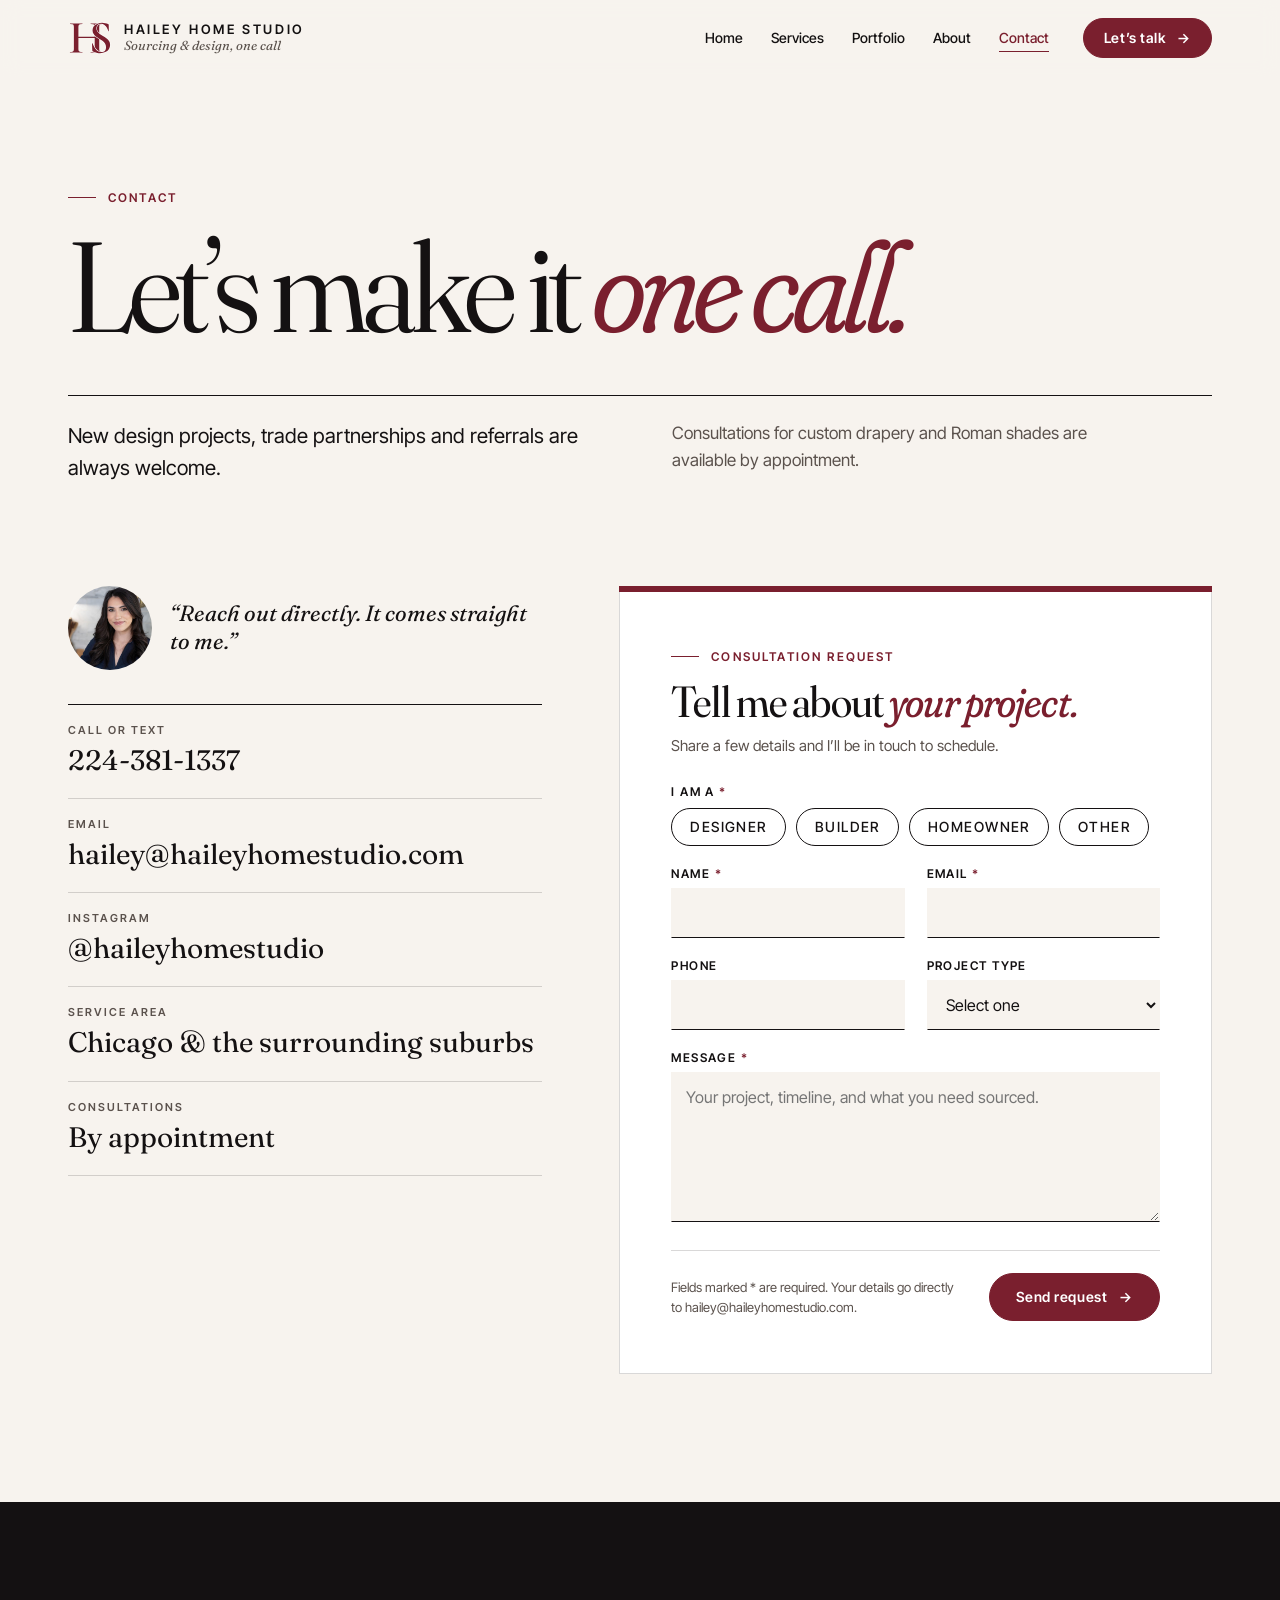
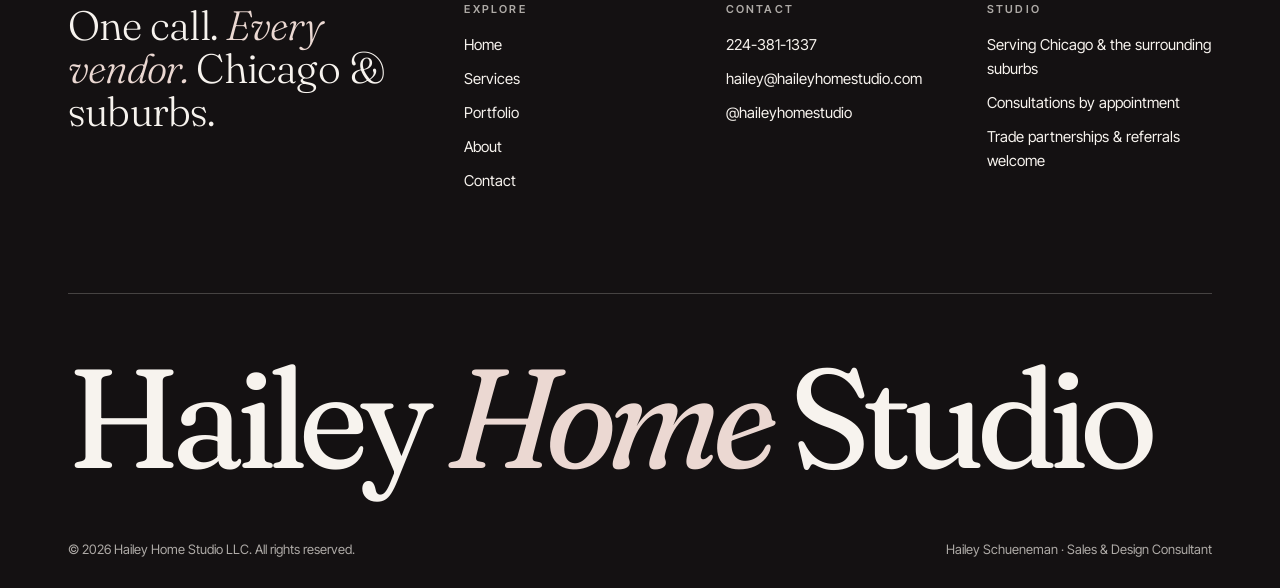
<file: contact.html>
<!doctype html>
<html lang="en" class="no-js">
<head>
<meta charset="utf-8">
<meta name="viewport" content="width=device-width, initial-scale=1">
<title>Contact | Book a Consultation | Hailey Home Studio LLC</title>
<meta name="description" content="Contact Hailey Schueneman at Hailey Home Studio: call or text 224-381-1337 or email hailey@haileyhomestudio.com. Trade partnerships, design projects and referrals welcome. Chicago and suburbs.">
<meta name="robots" content="index,follow">
<link rel="canonical" href="https://haileyhomestudio.com/contact.html">
<meta name="theme-color" content="#7A1F2E">
<meta property="og:type" content="website">
<meta property="og:site_name" content="Hailey Home Studio LLC">
<meta property="og:title" content="Contact | Book a Consultation | Hailey Home Studio LLC">
<meta property="og:description" content="Contact Hailey Schueneman at Hailey Home Studio: call or text 224-381-1337 or email hailey@haileyhomestudio.com. Trade partnerships, design projects and referrals welcome. Chicago and suburbs.">
<meta property="og:url" content="https://haileyhomestudio.com/contact.html">
<meta property="og:image" content="https://haileyhomestudio.com/images/og-image.jpg">
<meta property="og:image:width" content="1200">
<meta property="og:image:height" content="630">
<meta property="og:image:alt" content="Hailey Home Studio LLC: HS monogram and custom kitchen">
<meta property="og:locale" content="en_US">
<meta name="twitter:card" content="summary_large_image">
<meta name="twitter:title" content="Contact | Book a Consultation | Hailey Home Studio LLC">
<meta name="twitter:description" content="Contact Hailey Schueneman at Hailey Home Studio: call or text 224-381-1337 or email hailey@haileyhomestudio.com. Trade partnerships, design projects and referrals welcome. Chicago and suburbs.">
<meta name="twitter:image" content="https://haileyhomestudio.com/images/og-image.jpg">
<link rel="icon" href="favicon.ico" sizes="any">
<link rel="icon" href="favicon.svg" type="image/svg+xml">
<link rel="apple-touch-icon" href="apple-touch-icon.png">
<link rel="manifest" href="site.webmanifest">
<link rel="preconnect" href="https://fonts.googleapis.com">
<link rel="preconnect" href="https://fonts.gstatic.com" crossorigin>
<link href="https://fonts.googleapis.com/css2?family=Fraunces:ital,opsz,wght,SOFT,WONK@0,9..144,300..600,0..100,0..1;1,9..144,300..600,0..100,0..1&family=Inter+Tight:wght@400;500;600&display=swap" rel="stylesheet">
<link rel="stylesheet" href="css/styles.css">

</head>
<body>
<a class="skip" href="#main">Skip to content</a>
<header class="site-header">
  <div class="wrap header-inner">
    <a class="brand" href="index.html" aria-label="Hailey Home Studio LLC, home">
      <img src="images/hs-monogram.svg" alt="" width="44" height="35">
      <span class="brand-name">Hailey Home Studio<small>Sourcing &amp; design, one call</small></span>
    </a>
    <button class="menu-toggle" type="button" aria-expanded="false" aria-controls="site-nav" aria-label="Open menu"><span></span></button>
    <nav class="nav" id="site-nav" aria-label="Primary">
      <ul><li><a href="index.html">Home</a></li><li><a href="services.html">Services</a></li><li><a href="portfolio.html">Portfolio</a></li><li><a href="about.html">About</a></li><li><a href="contact.html" aria-current="page">Contact</a></li></ul>
      <a class="btn btn-solid" href="contact.html#consult">Let&rsquo;s talk <span class="arr" aria-hidden="true">&rarr;</span></a>
      <div class="nav-extra">Call or text Hailey<a href="tel:+12243811337">224-381-1337</a><a href="mailto:hailey@haileyhomestudio.com">hailey@haileyhomestudio.com</a></div>
    </nav>
  </div>
</header>
<main id="main">
<section class="page-hero">
  <div class="wrap">
    <span class="eyebrow reveal">Contact</span>
    <h1 class="reveal">Let&rsquo;s make it <em>one call.</em></h1>
    <div class="ph-sub reveal d1"><p class="lead">New design projects, trade partnerships and referrals are always welcome.</p><p class="muted">Consultations for custom drapery and Roman shades are available by appointment.</p></div>
  </div>
</section>
<section class="section" style="padding-top:clamp(20px,3vw,40px)">
  <div class="wrap contact-grid">
    <div class="reveal">
      <div class="c-hello"><img src="images/hailey-headshot.jpg" alt="Hailey Schueneman, founder of Hailey Home Studio" width="84" height="84"><p>&ldquo;Reach out directly. It comes straight to me.&rdquo;</p></div>
      <ul class="c-list">
        <li><small>Call or text</small><a href="tel:+12243811337">224-381-1337</a></li>
        <li><small>Email</small><a href="mailto:hailey@haileyhomestudio.com">hailey@haileyhomestudio.com</a></li>
        <li><small>Instagram</small><a href="https://instagram.com/haileyhomestudio" target="_blank" rel="noopener">@haileyhomestudio</a></li>
        <li><small>Service area</small><span>Chicago &amp; the surrounding suburbs</span></li>
        <li><small>Consultations</small><span>By appointment</span></li>
      </ul>
    </div>
    <div class="form-card reveal d1" id="consult">
      <span class="eyebrow">Consultation request</span>
      <h2>Tell me about <em>your project.</em></h2>
      <p class="muted" style="font-size:15px;margin:0">Share a few details and I&rsquo;ll be in touch to schedule.</p>
      <form action="https://formsubmit.co/hailey@haileyhomestudio.com" method="POST">
        <input type="hidden" name="_subject" value="New consultation request from haileyhomestudio.com">
        <input type="hidden" name="_captcha" value="false">
        <input type="hidden" name="_template" value="table">
        <input type="hidden" name="_next" value="https://oonevin.github.io/hailey-home-studio/thank-you.html">
        <div class="hp" aria-hidden="true"><label for="hp">Leave this field empty</label><input type="text" id="hp" name="_honey" tabindex="-1" autocomplete="off"></div>
        <div class="fields">
          <fieldset class="field full"><legend>I am a <span class="req" aria-hidden="true">*</span></legend><div class="chips"><label class="chip"><input type="radio" name="I am a" value="Designer" required><span>Designer</span></label><label class="chip"><input type="radio" name="I am a" value="Builder"><span>Builder</span></label><label class="chip"><input type="radio" name="I am a" value="Homeowner"><span>Homeowner</span></label><label class="chip"><input type="radio" name="I am a" value="Other"><span>Other</span></label></div></fieldset>
          <div class="field"><label for="f-name">Name <span class="req" aria-hidden="true">*</span></label><input id="f-name" name="name" type="text" autocomplete="name" required></div>
          <div class="field"><label for="f-email">Email <span class="req" aria-hidden="true">*</span></label><input id="f-email" name="email" type="email" autocomplete="email" required></div>
          <div class="field"><label for="f-phone">Phone</label><input id="f-phone" name="phone" type="tel" autocomplete="tel"></div>
          <div class="field"><label for="f-type">Project type</label><select id="f-type" name="project type"><option value="">Select one</option><option>Trade sourcing &amp; procurement</option><option>Full-service design</option><option>Custom drapery / Roman shades</option><option>Kitchen</option><option>Tile</option><option>Trade partnership</option><option>Referral</option><option>Other</option></select></div>
          <div class="field full"><label for="f-msg">Message <span class="req" aria-hidden="true">*</span></label><textarea id="f-msg" name="message" required placeholder="Your project, timeline, and what you need sourced."></textarea></div>
        </div>
        <div class="form-foot">
          <small>Fields marked * are required. Your details go directly to hailey@haileyhomestudio.com.</small>
          <button class="btn btn-solid" type="submit">Send request <span class="arr" aria-hidden="true">&rarr;</span></button>
        </div>
      </form>
    </div>
  </div>
</section>
</main>
<footer class="site-footer">
  <div class="wrap">
    <div class="f-top">
      <div><p class="f-say">One call. <em>Every vendor.</em> Chicago &amp; suburbs.</p></div>
      <div><h4>Explore</h4><ul><li><a href="index.html">Home</a></li><li><a href="services.html">Services</a></li><li><a href="portfolio.html">Portfolio</a></li><li><a href="about.html">About</a></li><li><a href="contact.html">Contact</a></li></ul></div>
      <div><h4>Contact</h4><ul><li><a href="tel:+12243811337">224-381-1337</a></li><li><a href="mailto:hailey@haileyhomestudio.com">hailey@haileyhomestudio.com</a></li><li><a href="https://instagram.com/haileyhomestudio" target="_blank" rel="noopener">@haileyhomestudio</a></li></ul></div>
      <div><h4>Studio</h4><ul><li>Serving Chicago &amp; the surrounding suburbs</li><li>Consultations by appointment</li><li>Trade partnerships &amp; referrals welcome</li></ul></div>
    </div>
    <div class="f-word" aria-hidden="true">Hailey <em>Home</em> Studio</div>
    <div class="f-bottom"><span>&copy; <span id="year">2026</span> Hailey Home Studio LLC. All rights reserved.</span><span>Hailey Schueneman &middot; Sales &amp; Design Consultant</span></div>
  </div>
</footer>
<script src="js/main.js" defer></script>
</body>
</html>
</file>
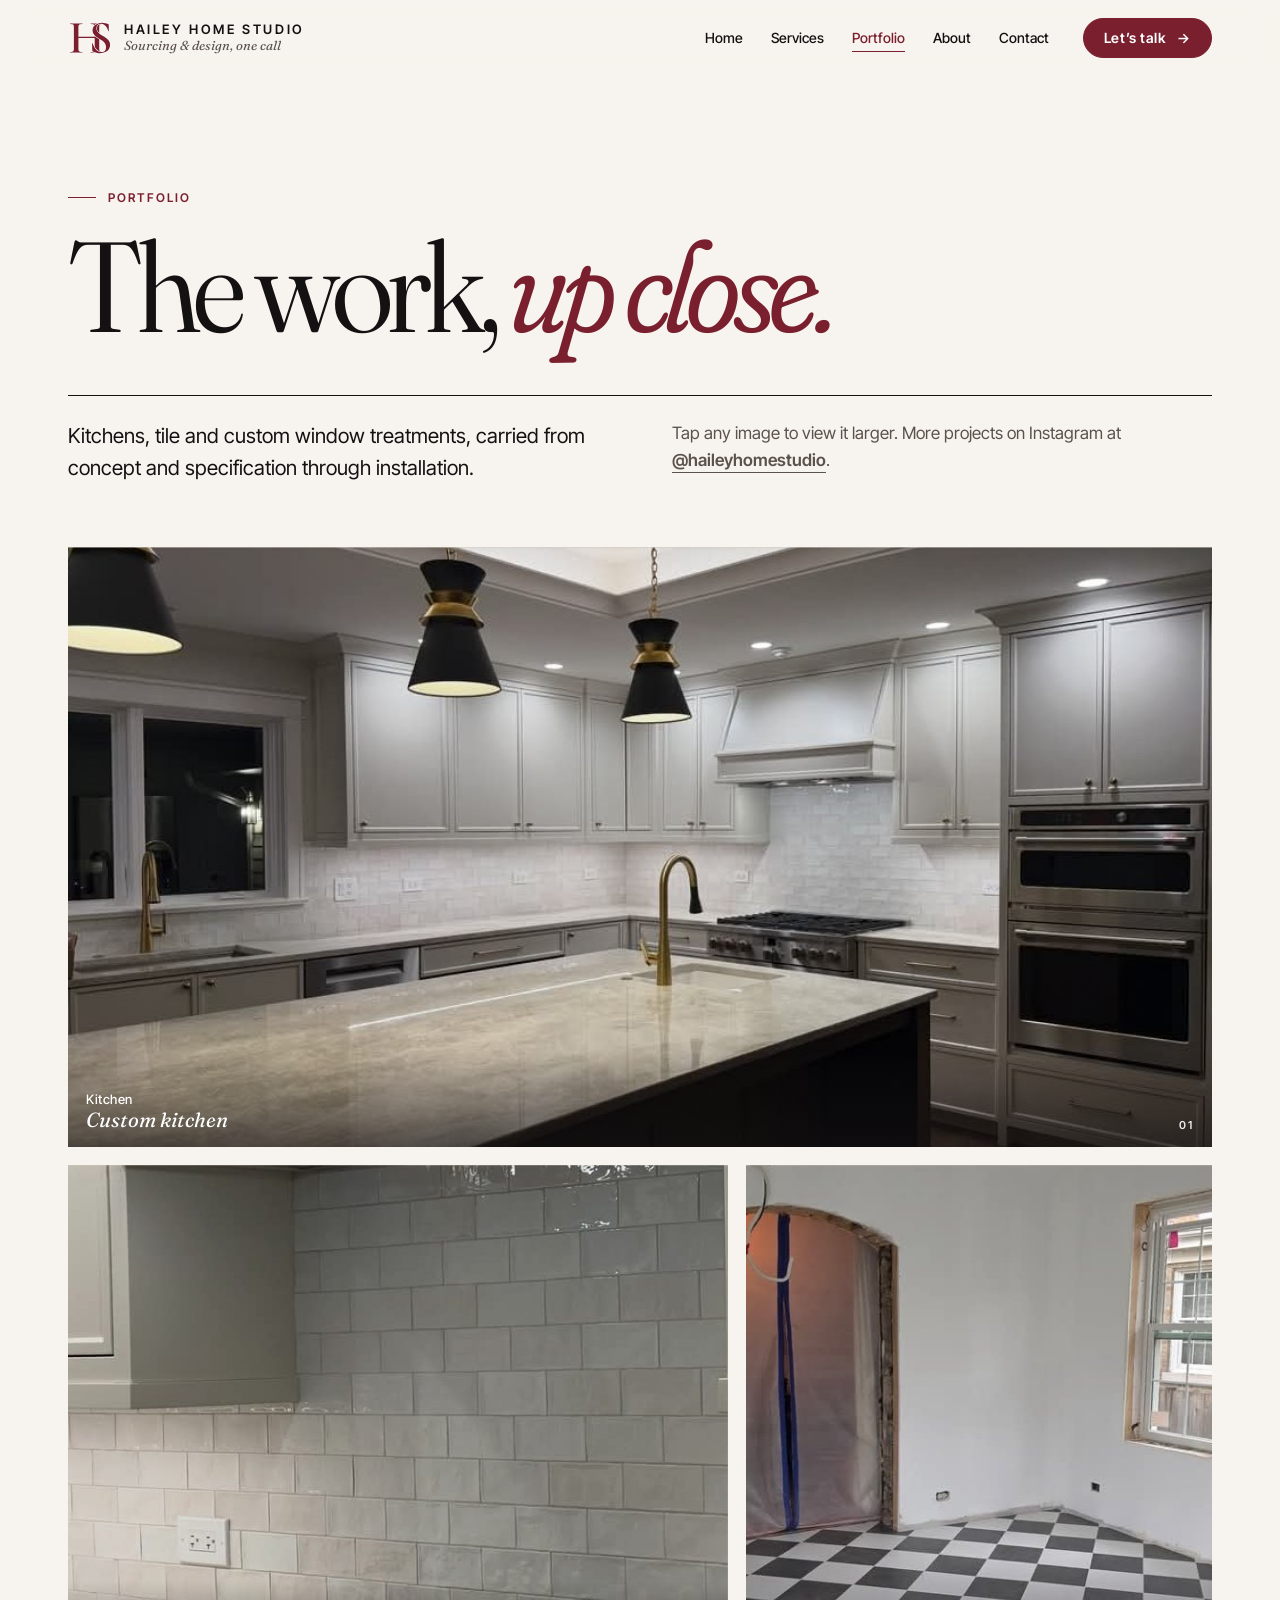
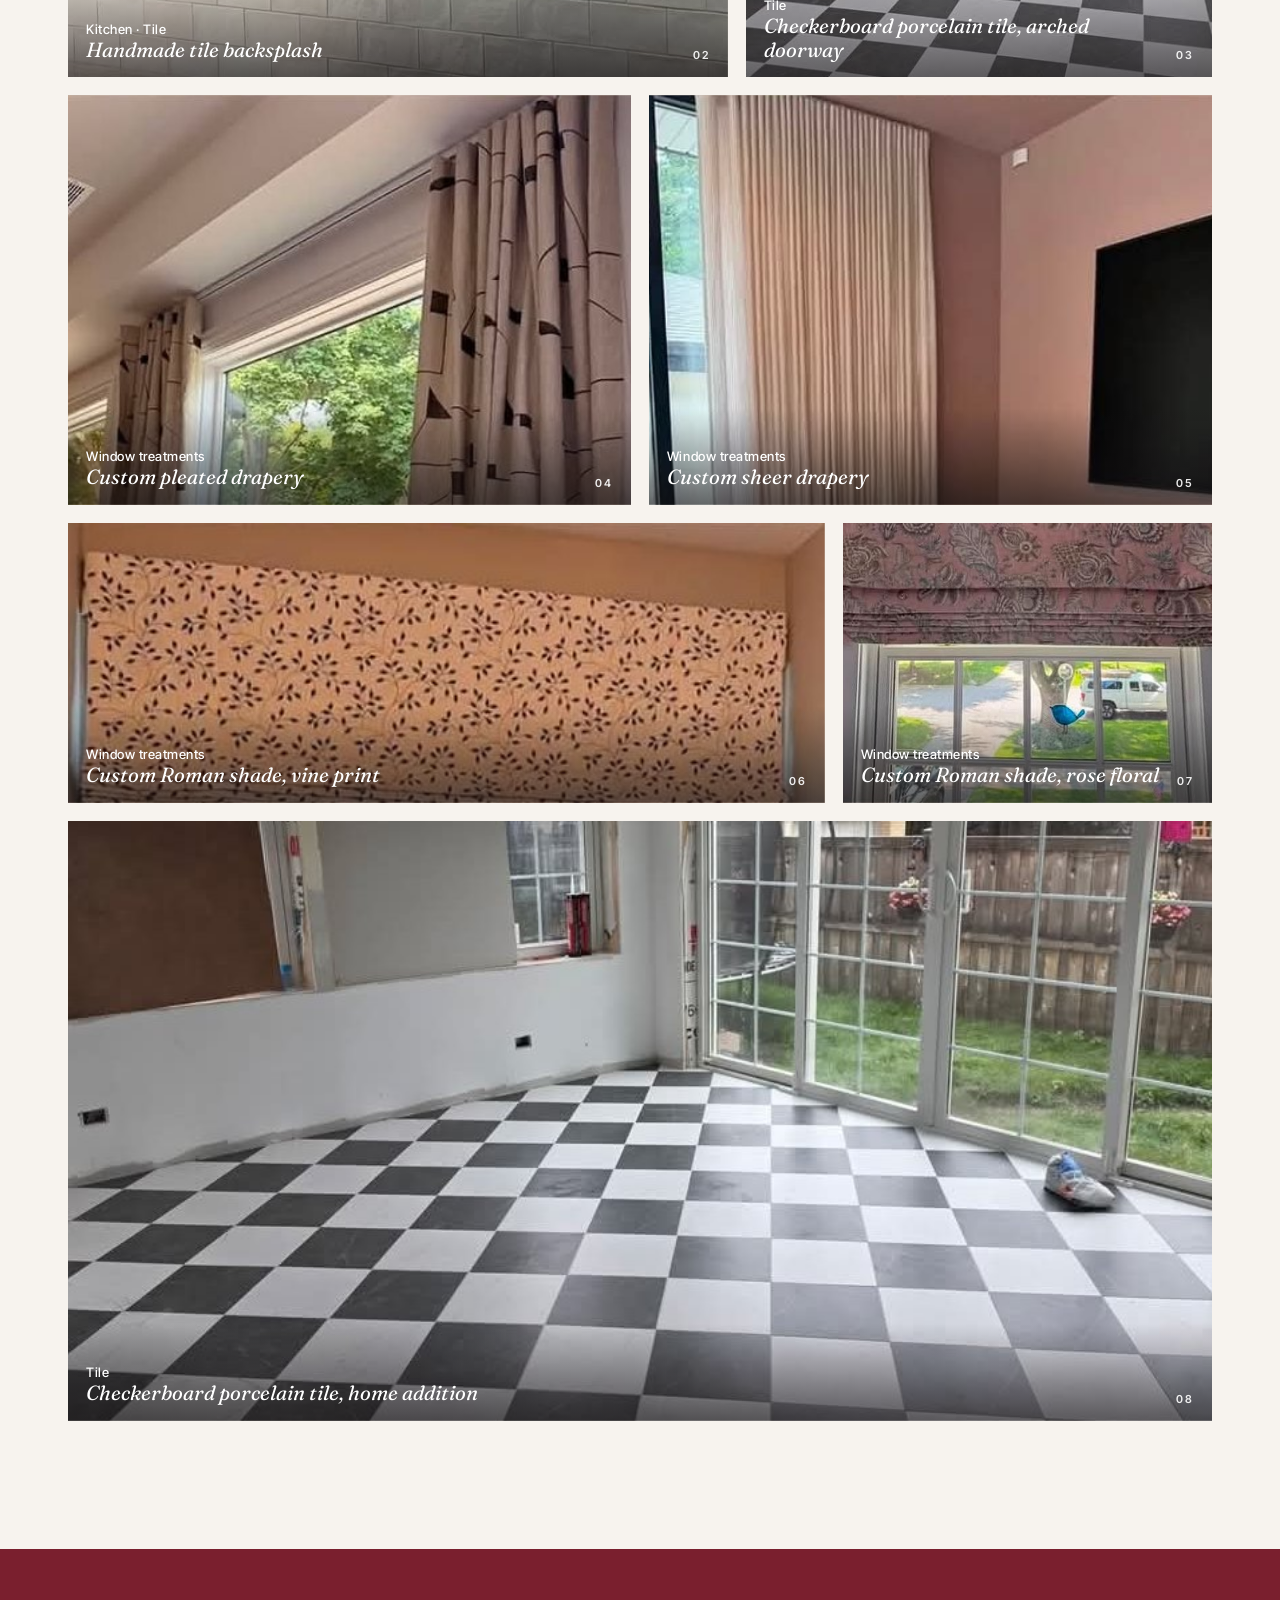
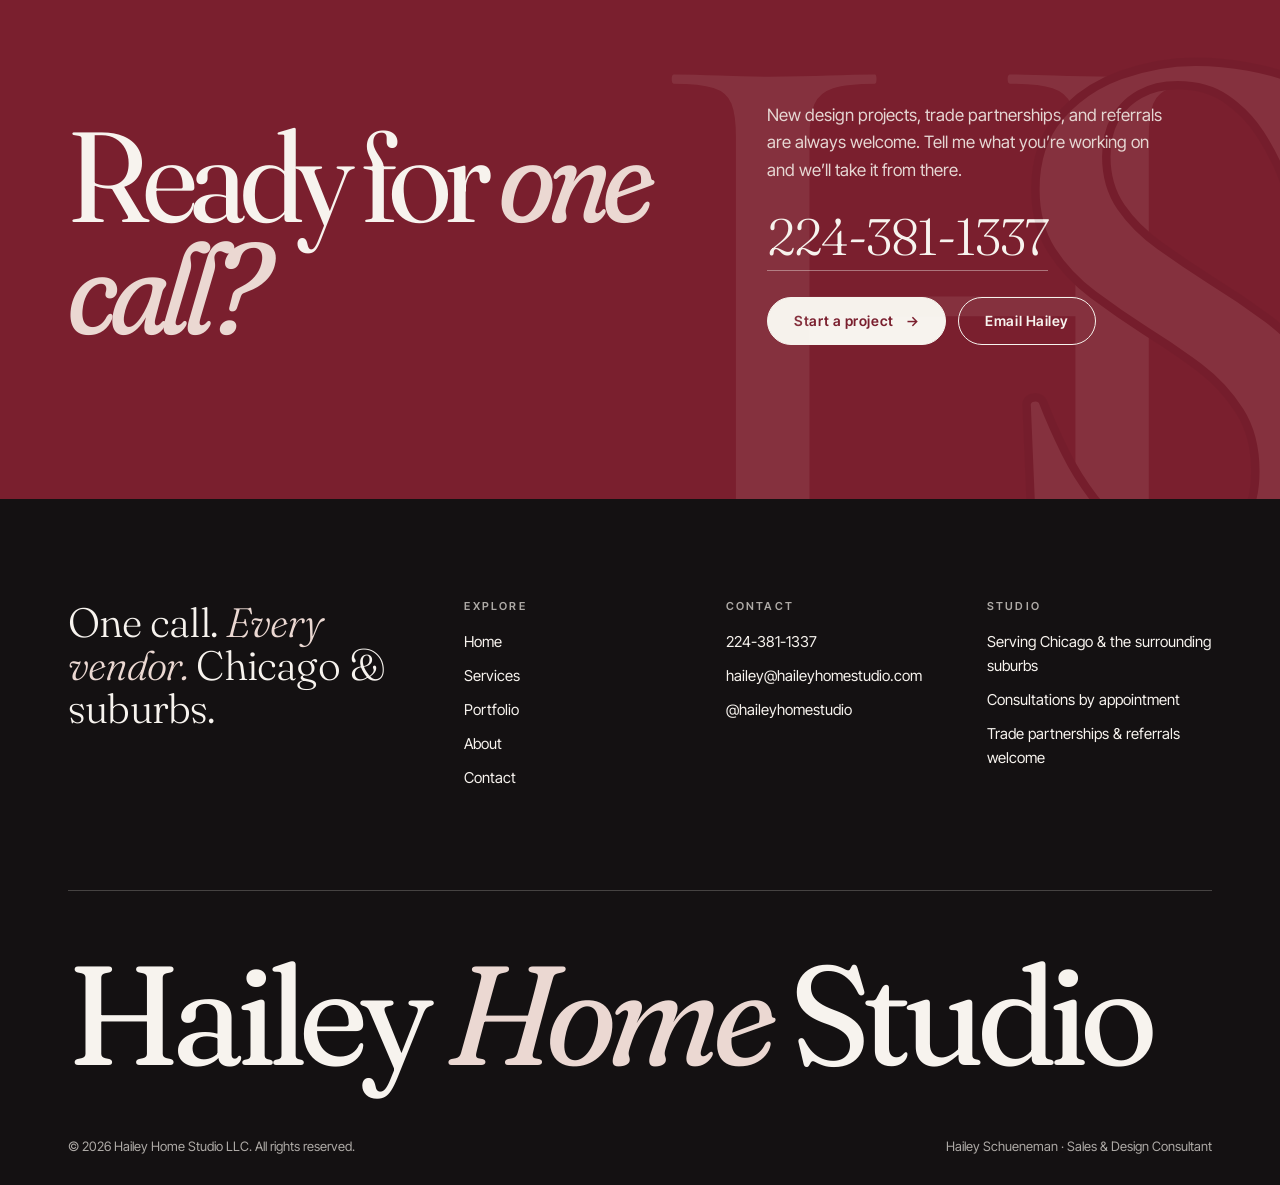
<file: portfolio.html>
<!doctype html>
<html lang="en" class="no-js">
<head>
<meta charset="utf-8">
<meta name="viewport" content="width=device-width, initial-scale=1">
<title>Portfolio | Kitchens, Tile &amp; Custom Window Treatments | Hailey Home Studio LLC</title>
<meta name="description" content="Recent work from Hailey Home Studio: a custom kitchen, handmade tile, checkerboard porcelain floors, custom drapery and Roman shades. Chicago and suburbs.">
<meta name="robots" content="index,follow">
<link rel="canonical" href="https://haileyhomestudio.com/portfolio.html">
<meta name="theme-color" content="#7A1F2E">
<meta property="og:type" content="website">
<meta property="og:site_name" content="Hailey Home Studio LLC">
<meta property="og:title" content="Portfolio | Kitchens, Tile &amp; Custom Window Treatments | Hailey Home Studio LLC">
<meta property="og:description" content="Recent work from Hailey Home Studio: a custom kitchen, handmade tile, checkerboard porcelain floors, custom drapery and Roman shades. Chicago and suburbs.">
<meta property="og:url" content="https://haileyhomestudio.com/portfolio.html">
<meta property="og:image" content="https://haileyhomestudio.com/images/og-image.jpg">
<meta property="og:image:width" content="1200">
<meta property="og:image:height" content="630">
<meta property="og:image:alt" content="Hailey Home Studio LLC: HS monogram and custom kitchen">
<meta property="og:locale" content="en_US">
<meta name="twitter:card" content="summary_large_image">
<meta name="twitter:title" content="Portfolio | Kitchens, Tile &amp; Custom Window Treatments | Hailey Home Studio LLC">
<meta name="twitter:description" content="Recent work from Hailey Home Studio: a custom kitchen, handmade tile, checkerboard porcelain floors, custom drapery and Roman shades. Chicago and suburbs.">
<meta name="twitter:image" content="https://haileyhomestudio.com/images/og-image.jpg">
<link rel="icon" href="favicon.ico" sizes="any">
<link rel="icon" href="favicon.svg" type="image/svg+xml">
<link rel="apple-touch-icon" href="apple-touch-icon.png">
<link rel="manifest" href="site.webmanifest">
<link rel="preconnect" href="https://fonts.googleapis.com">
<link rel="preconnect" href="https://fonts.gstatic.com" crossorigin>
<link href="https://fonts.googleapis.com/css2?family=Fraunces:ital,opsz,wght,SOFT,WONK@0,9..144,300..600,0..100,0..1;1,9..144,300..600,0..100,0..1&family=Inter+Tight:wght@400;500;600&display=swap" rel="stylesheet">
<link rel="stylesheet" href="css/styles.css">

</head>
<body>
<a class="skip" href="#main">Skip to content</a>
<header class="site-header">
  <div class="wrap header-inner">
    <a class="brand" href="index.html" aria-label="Hailey Home Studio LLC, home">
      <img src="images/hs-monogram.svg" alt="" width="44" height="35">
      <span class="brand-name">Hailey Home Studio<small>Sourcing &amp; design, one call</small></span>
    </a>
    <button class="menu-toggle" type="button" aria-expanded="false" aria-controls="site-nav" aria-label="Open menu"><span></span></button>
    <nav class="nav" id="site-nav" aria-label="Primary">
      <ul><li><a href="index.html">Home</a></li><li><a href="services.html">Services</a></li><li><a href="portfolio.html" aria-current="page">Portfolio</a></li><li><a href="about.html">About</a></li><li><a href="contact.html">Contact</a></li></ul>
      <a class="btn btn-solid" href="contact.html#consult">Let&rsquo;s talk <span class="arr" aria-hidden="true">&rarr;</span></a>
      <div class="nav-extra">Call or text Hailey<a href="tel:+12243811337">224-381-1337</a><a href="mailto:hailey@haileyhomestudio.com">hailey@haileyhomestudio.com</a></div>
    </nav>
  </div>
</header>
<main id="main">
<section class="page-hero">
  <div class="wrap">
    <span class="eyebrow reveal">Portfolio</span>
    <h1 class="reveal">The work, <em>up close.</em></h1>
    <div class="ph-sub reveal d1"><p class="lead">Kitchens, tile and custom window treatments, carried from concept and specification through installation.</p><p class="muted">Tap any image to view it larger. More projects on Instagram at <a class="ulink" href="https://instagram.com/haileyhomestudio" target="_blank" rel="noopener">@haileyhomestudio</a>.</p></div>
  </div>
</section>
<section class="section" style="padding-top:0">
  <div class="wrap">
    <div class="work" data-gallery>
      <figure class="shot s12 h-hero reveal-img" style="--ar:1080/528"><a href="images/kitchen-pendants.jpg" data-lightbox data-caption="Custom kitchen" aria-label="View larger: Custom kitchen"><img src="images/kitchen-pendants.jpg" alt="Finished custom kitchen with a large stone-topped island, black and brass pendant lights, and soft gray cabinetry" width="1080" height="528"><span class="zoom" aria-hidden="true"><svg width="16" height="16" viewBox="0 0 24 24" fill="none" stroke="currentColor" stroke-width="1.6"><path d="M4 9V4h5M20 9V4h-5M4 15v5h5M20 15v5h-5"/></svg></span><figcaption><span><span class="sr-only">Category: </span>Kitchen<b>Custom kitchen</b></span><span class="no">01</span></figcaption></a></figure>
      <figure class="shot s7 h-lg reveal-img" style="--ar:1080/536"><a href="images/tile-backsplash.jpg" data-lightbox data-caption="Handmade tile backsplash" aria-label="View larger: Handmade tile backsplash"><img src="images/tile-backsplash.jpg" alt="Glossy white handmade-look subway tile backsplash beneath gray cabinetry with brass hardware" width="1080" height="536"><span class="zoom" aria-hidden="true"><svg width="16" height="16" viewBox="0 0 24 24" fill="none" stroke="currentColor" stroke-width="1.6"><path d="M4 9V4h5M20 9V4h-5M4 15v5h5M20 15v5h-5"/></svg></span><figcaption><span><span class="sr-only">Category: </span>Kitchen · Tile<b>Handmade tile backsplash</b></span><span class="no">02</span></figcaption></a></figure>
      <figure class="shot s5 h-lg reveal-img" style="--ar:1080/536"><a href="images/checkerboard-tile-2.jpg" data-lightbox data-caption="Checkerboard porcelain tile, arched doorway" aria-label="View larger: Checkerboard porcelain tile, arched doorway"><img src="images/checkerboard-tile-2.jpg" alt="Checkerboard porcelain tile floor installed through a home addition with an arched doorway" width="1080" height="536"><span class="zoom" aria-hidden="true"><svg width="16" height="16" viewBox="0 0 24 24" fill="none" stroke="currentColor" stroke-width="1.6"><path d="M4 9V4h5M20 9V4h-5M4 15v5h5M20 15v5h-5"/></svg></span><figcaption><span><span class="sr-only">Category: </span>Tile<b>Checkerboard porcelain tile, arched doorway</b></span><span class="no">03</span></figcaption></a></figure>
      <figure class="shot s6 h-md reveal-img" style="--ar:537/348"><a href="images/drapery-pattern.jpg" data-lightbox data-caption="Custom pleated drapery" aria-label="View larger: Custom pleated drapery"><img src="images/drapery-pattern.jpg" alt="Custom pleated drapery panels in an ivory fabric with a black graphic pattern" width="537" height="348"><span class="zoom" aria-hidden="true"><svg width="16" height="16" viewBox="0 0 24 24" fill="none" stroke="currentColor" stroke-width="1.6"><path d="M4 9V4h5M20 9V4h-5M4 15v5h5M20 15v5h-5"/></svg></span><figcaption><span><span class="sr-only">Category: </span>Window treatments<b>Custom pleated drapery</b></span><span class="no">04</span></figcaption></a></figure>
      <figure class="shot s6 h-md reveal-img" style="--ar:537/348"><a href="images/drapery-sheer.jpg" data-lightbox data-caption="Custom sheer drapery" aria-label="View larger: Custom sheer drapery"><img src="images/drapery-sheer.jpg" alt="Floor-to-ceiling custom sheer drapery in a blush-toned room" width="537" height="348"><span class="zoom" aria-hidden="true"><svg width="16" height="16" viewBox="0 0 24 24" fill="none" stroke="currentColor" stroke-width="1.6"><path d="M4 9V4h5M20 9V4h-5M4 15v5h5M20 15v5h-5"/></svg></span><figcaption><span><span class="sr-only">Category: </span>Window treatments<b>Custom sheer drapery</b></span><span class="no">05</span></figcaption></a></figure>
      <figure class="shot s8 h-sm reveal-img" style="--ar:537/190"><a href="images/roman-shade-print.jpg" data-lightbox data-caption="Custom Roman shade, vine print" aria-label="View larger: Custom Roman shade, vine print"><img src="images/roman-shade-print.jpg" alt="Custom Roman shade in a blush fabric with a dark vine print" width="537" height="190"><span class="zoom" aria-hidden="true"><svg width="16" height="16" viewBox="0 0 24 24" fill="none" stroke="currentColor" stroke-width="1.6"><path d="M4 9V4h5M20 9V4h-5M4 15v5h5M20 15v5h-5"/></svg></span><figcaption><span><span class="sr-only">Category: </span>Window treatments<b>Custom Roman shade, vine print</b></span><span class="no">06</span></figcaption></a></figure>
      <figure class="shot s4 h-sm reveal-img" style="--ar:537/351"><a href="images/roman-shade-floral.jpg" data-lightbox data-caption="Custom Roman shade, rose floral" aria-label="View larger: Custom Roman shade, rose floral"><img src="images/roman-shade-floral.jpg" alt="Custom Roman shade in a rose floral print above a white double-hung window" width="537" height="351"><span class="zoom" aria-hidden="true"><svg width="16" height="16" viewBox="0 0 24 24" fill="none" stroke="currentColor" stroke-width="1.6"><path d="M4 9V4h5M20 9V4h-5M4 15v5h5M20 15v5h-5"/></svg></span><figcaption><span><span class="sr-only">Category: </span>Window treatments<b>Custom Roman shade, rose floral</b></span><span class="no">07</span></figcaption></a></figure>
      <figure class="shot s12 h-hero reveal-img" style="--ar:1080/448"><a href="images/checkerboard-tile.jpg" data-lightbox data-caption="Checkerboard porcelain tile, home addition" aria-label="View larger: Checkerboard porcelain tile, home addition"><img src="images/checkerboard-tile.jpg" alt="Black and white checkerboard porcelain tile floor in a bright home addition with sliding glass doors" width="1080" height="448"><span class="zoom" aria-hidden="true"><svg width="16" height="16" viewBox="0 0 24 24" fill="none" stroke="currentColor" stroke-width="1.6"><path d="M4 9V4h5M20 9V4h-5M4 15v5h5M20 15v5h-5"/></svg></span><figcaption><span><span class="sr-only">Category: </span>Tile<b>Checkerboard porcelain tile, home addition</b></span><span class="no">08</span></figcaption></a></figure>
    </div>
  </div>
</section>
<section class="cta" aria-labelledby="cta-h">
  <img class="wm" src="images/hs-monogram-ivory.svg" alt="" aria-hidden="true" width="927" height="728" loading="lazy">
  <div class="wrap cta-grid">
    <h2 id="cta-h" class="reveal">Ready for <em>one call?</em></h2>
    <div class="reveal d1">
      <p>New design projects, trade partnerships, and referrals are always welcome. Tell me what you&rsquo;re working on and we&rsquo;ll take it from there.</p>
      <a class="phone" href="tel:+12243811337">224-381-1337</a>
      <div class="btn-row"><a class="btn btn-paper" href="contact.html#consult">Start a project <span class="arr" aria-hidden="true">&rarr;</span></a><a class="btn btn-light" href="mailto:hailey@haileyhomestudio.com">Email Hailey</a></div>
    </div>
  </div>
</section>

</main>
<footer class="site-footer">
  <div class="wrap">
    <div class="f-top">
      <div><p class="f-say">One call. <em>Every vendor.</em> Chicago &amp; suburbs.</p></div>
      <div><h4>Explore</h4><ul><li><a href="index.html">Home</a></li><li><a href="services.html">Services</a></li><li><a href="portfolio.html">Portfolio</a></li><li><a href="about.html">About</a></li><li><a href="contact.html">Contact</a></li></ul></div>
      <div><h4>Contact</h4><ul><li><a href="tel:+12243811337">224-381-1337</a></li><li><a href="mailto:hailey@haileyhomestudio.com">hailey@haileyhomestudio.com</a></li><li><a href="https://instagram.com/haileyhomestudio" target="_blank" rel="noopener">@haileyhomestudio</a></li></ul></div>
      <div><h4>Studio</h4><ul><li>Serving Chicago &amp; the surrounding suburbs</li><li>Consultations by appointment</li><li>Trade partnerships &amp; referrals welcome</li></ul></div>
    </div>
    <div class="f-word" aria-hidden="true">Hailey <em>Home</em> Studio</div>
    <div class="f-bottom"><span>&copy; <span id="year">2026</span> Hailey Home Studio LLC. All rights reserved.</span><span>Hailey Schueneman &middot; Sales &amp; Design Consultant</span></div>
  </div>
</footer>
<script src="js/main.js" defer></script>
</body>
</html>
</file>
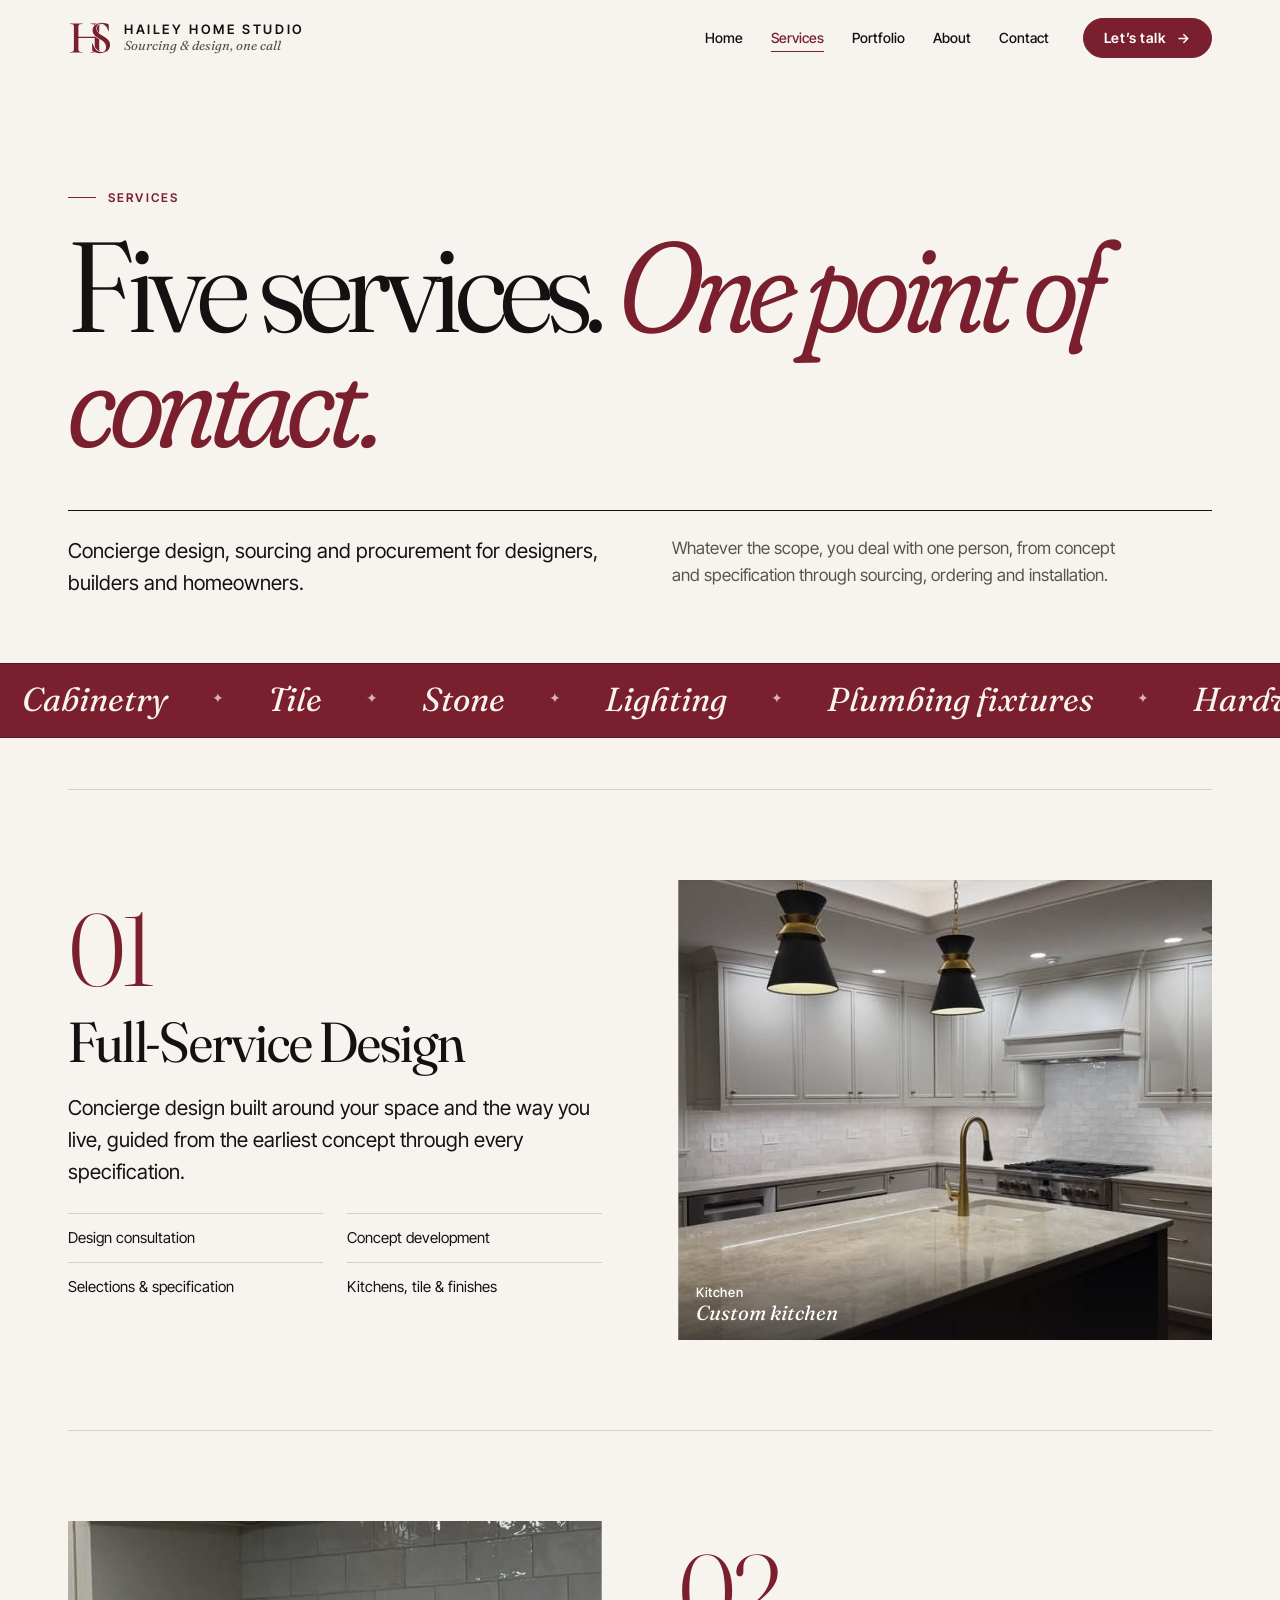
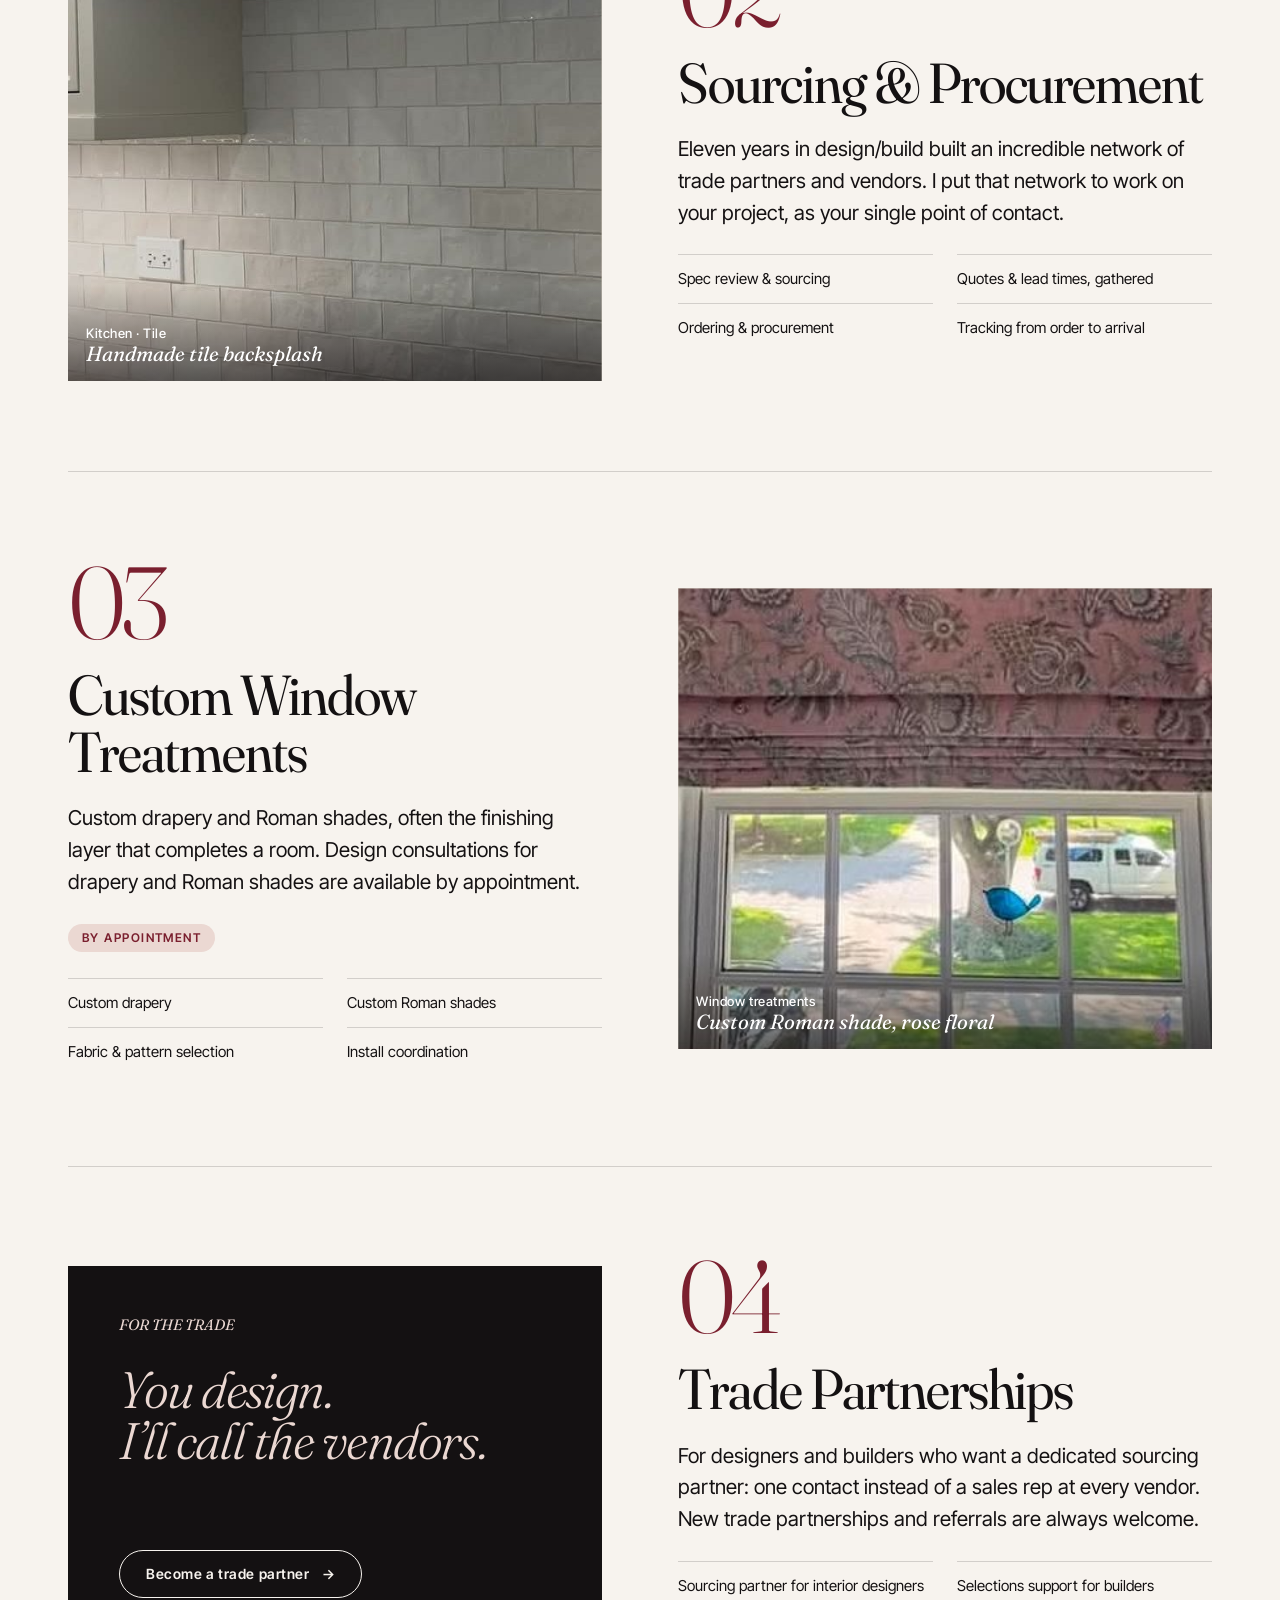
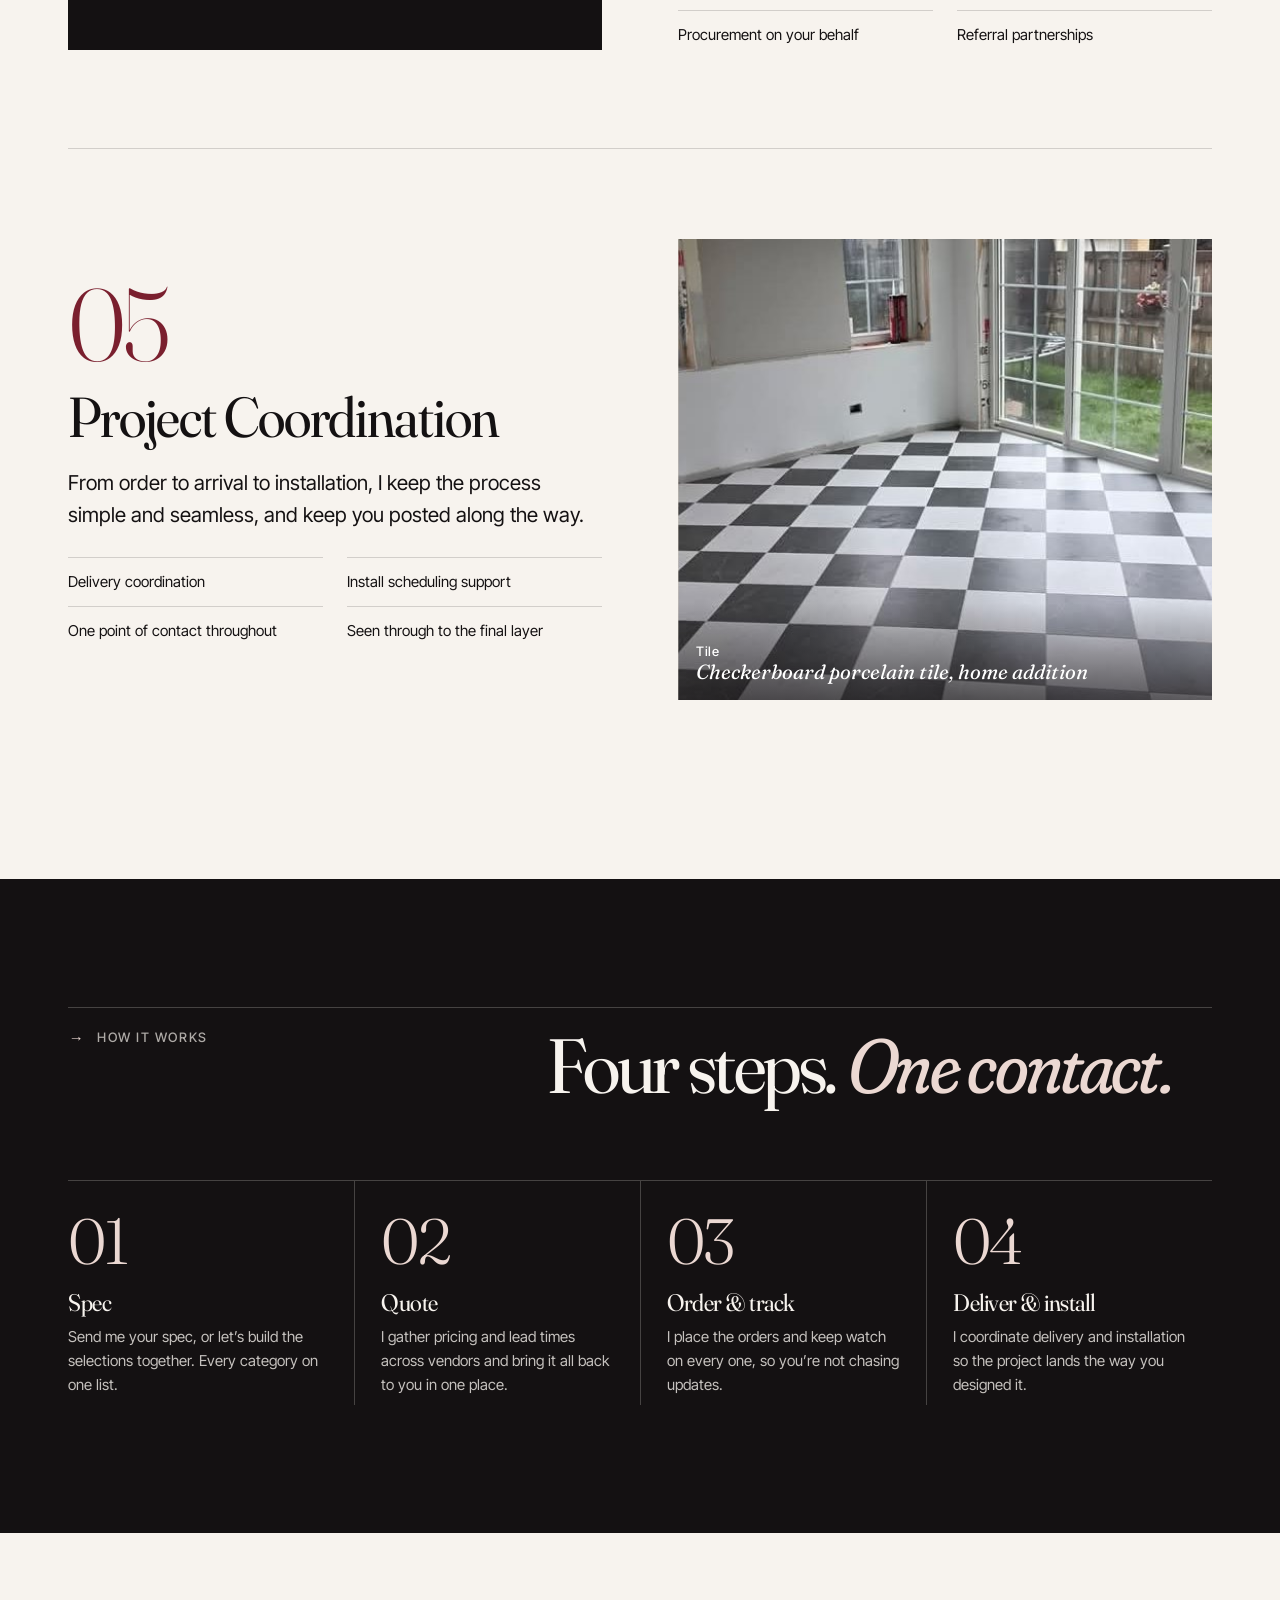
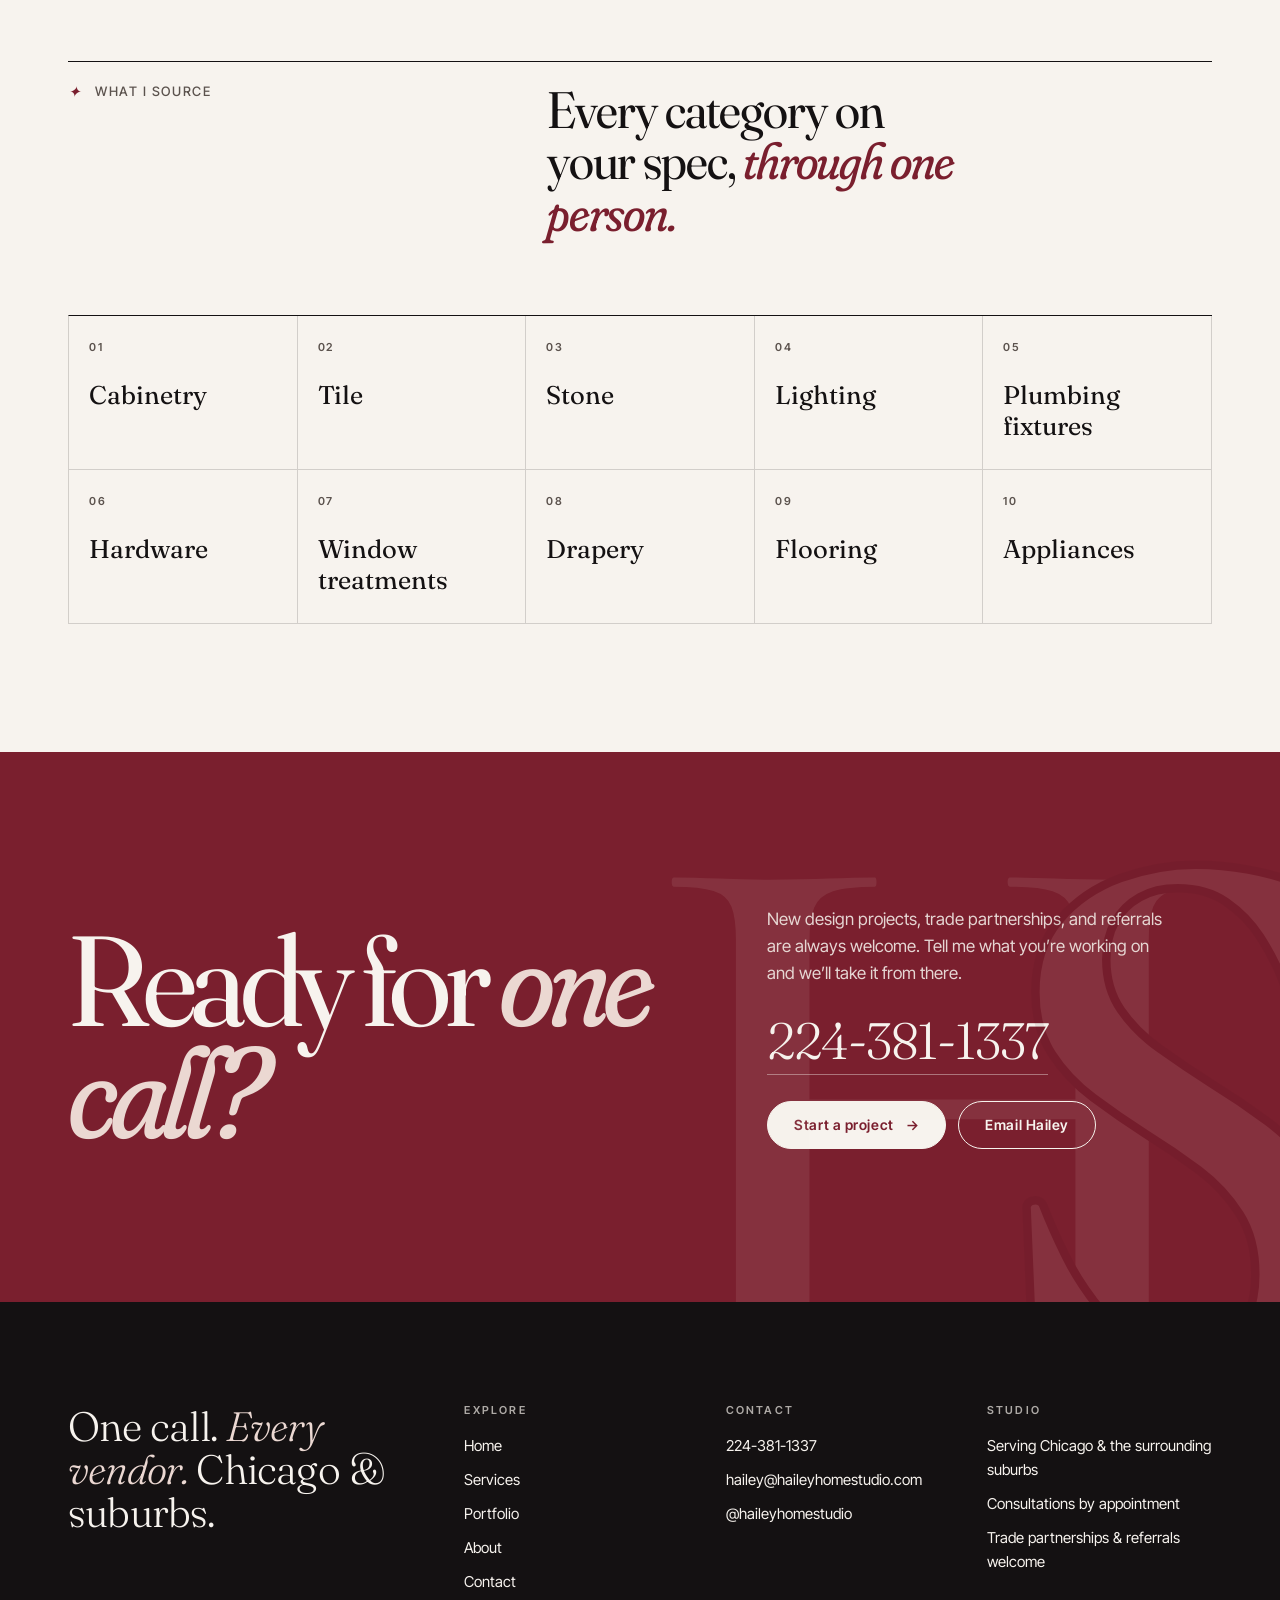
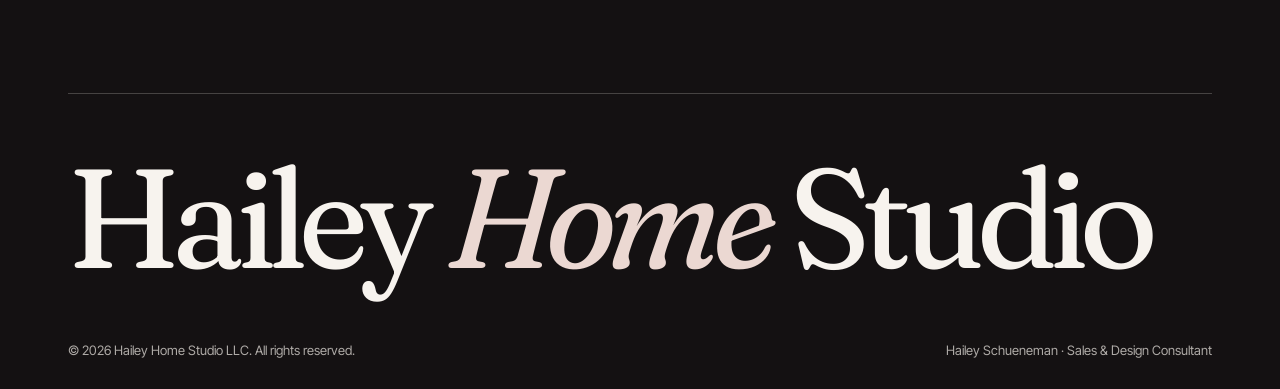
<file: services.html>
<!doctype html>
<html lang="en" class="no-js">
<head>
<meta charset="utf-8">
<meta name="viewport" content="width=device-width, initial-scale=1">
<title>Services | Sourcing, Procurement &amp; Design | Hailey Home Studio LLC</title>
<meta name="description" content="Full-service design, sourcing and procurement, custom drapery and Roman shades, trade partnerships, and project coordination: one point of contact for every vendor. Chicago and suburbs.">
<meta name="robots" content="index,follow">
<link rel="canonical" href="https://haileyhomestudio.com/services.html">
<meta name="theme-color" content="#7A1F2E">
<meta property="og:type" content="website">
<meta property="og:site_name" content="Hailey Home Studio LLC">
<meta property="og:title" content="Services | Sourcing, Procurement &amp; Design | Hailey Home Studio LLC">
<meta property="og:description" content="Full-service design, sourcing and procurement, custom drapery and Roman shades, trade partnerships, and project coordination: one point of contact for every vendor. Chicago and suburbs.">
<meta property="og:url" content="https://haileyhomestudio.com/services.html">
<meta property="og:image" content="https://haileyhomestudio.com/images/og-image.jpg">
<meta property="og:image:width" content="1200">
<meta property="og:image:height" content="630">
<meta property="og:image:alt" content="Hailey Home Studio LLC: HS monogram and custom kitchen">
<meta property="og:locale" content="en_US">
<meta name="twitter:card" content="summary_large_image">
<meta name="twitter:title" content="Services | Sourcing, Procurement &amp; Design | Hailey Home Studio LLC">
<meta name="twitter:description" content="Full-service design, sourcing and procurement, custom drapery and Roman shades, trade partnerships, and project coordination: one point of contact for every vendor. Chicago and suburbs.">
<meta name="twitter:image" content="https://haileyhomestudio.com/images/og-image.jpg">
<link rel="icon" href="favicon.ico" sizes="any">
<link rel="icon" href="favicon.svg" type="image/svg+xml">
<link rel="apple-touch-icon" href="apple-touch-icon.png">
<link rel="manifest" href="site.webmanifest">
<link rel="preconnect" href="https://fonts.googleapis.com">
<link rel="preconnect" href="https://fonts.gstatic.com" crossorigin>
<link href="https://fonts.googleapis.com/css2?family=Fraunces:ital,opsz,wght,SOFT,WONK@0,9..144,300..600,0..100,0..1;1,9..144,300..600,0..100,0..1&family=Inter+Tight:wght@400;500;600&display=swap" rel="stylesheet">
<link rel="stylesheet" href="css/styles.css">

</head>
<body>
<a class="skip" href="#main">Skip to content</a>
<header class="site-header">
  <div class="wrap header-inner">
    <a class="brand" href="index.html" aria-label="Hailey Home Studio LLC, home">
      <img src="images/hs-monogram.svg" alt="" width="44" height="35">
      <span class="brand-name">Hailey Home Studio<small>Sourcing &amp; design, one call</small></span>
    </a>
    <button class="menu-toggle" type="button" aria-expanded="false" aria-controls="site-nav" aria-label="Open menu"><span></span></button>
    <nav class="nav" id="site-nav" aria-label="Primary">
      <ul><li><a href="index.html">Home</a></li><li><a href="services.html" aria-current="page">Services</a></li><li><a href="portfolio.html">Portfolio</a></li><li><a href="about.html">About</a></li><li><a href="contact.html">Contact</a></li></ul>
      <a class="btn btn-solid" href="contact.html#consult">Let&rsquo;s talk <span class="arr" aria-hidden="true">&rarr;</span></a>
      <div class="nav-extra">Call or text Hailey<a href="tel:+12243811337">224-381-1337</a><a href="mailto:hailey@haileyhomestudio.com">hailey@haileyhomestudio.com</a></div>
    </nav>
  </div>
</header>
<main id="main">
<section class="page-hero">
  <div class="wrap">
    <span class="eyebrow reveal">Services</span>
    <h1 class="reveal">Five services. <em>One point of contact.</em></h1>
    <div class="ph-sub reveal d1"><p class="lead">Concierge design, sourcing and procurement for designers, builders and homeowners.</p><p class="muted">Whatever the scope, you deal with one person, from concept and specification through sourcing, ordering and installation.</p></div>
  </div>
</section>
<section class="marquee" aria-label="What Hailey sources"><div class="marquee-track"><ul><li>Cabinetry</li><li>Tile</li><li>Stone</li><li>Lighting</li><li>Plumbing fixtures</li><li>Hardware</li><li>Window treatments</li><li>Drapery</li><li>Flooring</li><li>Appliances</li></ul><ul aria-hidden="true"><li>Cabinetry</li><li>Tile</li><li>Stone</li><li>Lighting</li><li>Plumbing fixtures</li><li>Hardware</li><li>Window treatments</li><li>Drapery</li><li>Flooring</li><li>Appliances</li></ul></div></section>
<section class="section tight" style="padding-top:clamp(30px,4vw,60px)">
  <div class="wrap" data-gallery>
    <article class="svc" id="full-service">
      <div class="reveal"><span class="n">01</span><h2>Full-Service Design</h2><p class="lead">Concierge design built around your space and the way you live, guided from the earliest concept through every specification.</p><ul><li>Design consultation</li><li>Concept development</li><li>Selections &amp; specification</li><li>Kitchens, tile &amp; finishes</li></ul></div>
      <div class="svc-media reveal d1"><figure class="shot  reveal-img" style="--ar:1080/528"><a href="images/kitchen-pendants.jpg" data-lightbox data-caption="Custom kitchen" aria-label="View larger: Custom kitchen"><img src="images/kitchen-pendants.jpg" alt="Finished custom kitchen with a large stone-topped island, black and brass pendant lights, and soft gray cabinetry" width="1080" height="528"><span class="zoom" aria-hidden="true"><svg width="16" height="16" viewBox="0 0 24 24" fill="none" stroke="currentColor" stroke-width="1.6"><path d="M4 9V4h5M20 9V4h-5M4 15v5h5M20 15v5h-5"/></svg></span><figcaption><span><span class="sr-only">Category: </span>Kitchen<b>Custom kitchen</b></span></figcaption></a></figure></div>
    </article>
    <article class="svc" id="sourcing">
      <div class="reveal"><span class="n">02</span><h2>Sourcing &amp; Procurement</h2><p class="lead">Eleven years in design/build built an incredible network of trade partners and vendors. I put that network to work on your project, as your single point of contact.</p><ul><li>Spec review &amp; sourcing</li><li>Quotes &amp; lead times, gathered</li><li>Ordering &amp; procurement</li><li>Tracking from order to arrival</li></ul></div>
      <div class="svc-media reveal d1"><figure class="shot  reveal-img" style="--ar:1080/536"><a href="images/tile-backsplash.jpg" data-lightbox data-caption="Handmade tile backsplash" aria-label="View larger: Handmade tile backsplash"><img src="images/tile-backsplash.jpg" alt="Glossy white handmade-look subway tile backsplash beneath gray cabinetry with brass hardware" width="1080" height="536"><span class="zoom" aria-hidden="true"><svg width="16" height="16" viewBox="0 0 24 24" fill="none" stroke="currentColor" stroke-width="1.6"><path d="M4 9V4h5M20 9V4h-5M4 15v5h5M20 15v5h-5"/></svg></span><figcaption><span><span class="sr-only">Category: </span>Kitchen · Tile<b>Handmade tile backsplash</b></span></figcaption></a></figure></div>
    </article>
    <article class="svc" id="window-treatments">
      <div class="reveal"><span class="n">03</span><h2>Custom Window Treatments</h2><p class="lead">Custom drapery and Roman shades, often the finishing layer that completes a room. Design consultations for drapery and Roman shades are available by appointment.</p><span class="tag">By appointment</span><ul><li>Custom drapery</li><li>Custom Roman shades</li><li>Fabric &amp; pattern selection</li><li>Install coordination</li></ul></div>
      <div class="svc-media reveal d1"><figure class="shot  reveal-img" style="--ar:537/351"><a href="images/roman-shade-floral.jpg" data-lightbox data-caption="Custom Roman shade, rose floral" aria-label="View larger: Custom Roman shade, rose floral"><img src="images/roman-shade-floral.jpg" alt="Custom Roman shade in a rose floral print above a white double-hung window" width="537" height="351"><span class="zoom" aria-hidden="true"><svg width="16" height="16" viewBox="0 0 24 24" fill="none" stroke="currentColor" stroke-width="1.6"><path d="M4 9V4h5M20 9V4h-5M4 15v5h5M20 15v5h-5"/></svg></span><figcaption><span><span class="sr-only">Category: </span>Window treatments<b>Custom Roman shade, rose floral</b></span></figcaption></a></figure></div>
    </article>
    <article class="svc" id="trade">
      <div class="reveal"><span class="n">04</span><h2>Trade Partnerships</h2><p class="lead">For designers and builders who want a dedicated sourcing partner: one contact instead of a sales rep at every vendor. New trade partnerships and referrals are always welcome.</p><ul><li>Sourcing partner for interior designers</li><li>Selections support for builders</li><li>Procurement on your behalf</li><li>Referral partnerships</li></ul></div>
      <div class="svc-media text-card reveal d1"><span class="sec-num" style="color:rgba(247,243,238,.68)"><b style="color:var(--blush)">For the trade</b></span><p class="big">You design. <br>I&rsquo;ll call the vendors.</p><a class="btn btn-light" href="contact.html#consult">Become a trade partner <span class="arr" aria-hidden="true">&rarr;</span></a></div>
    </article>
    <article class="svc" id="coordination">
      <div class="reveal"><span class="n">05</span><h2>Project Coordination</h2><p class="lead">From order to arrival to installation, I keep the process simple and seamless, and keep you posted along the way.</p><ul><li>Delivery coordination</li><li>Install scheduling support</li><li>One point of contact throughout</li><li>Seen through to the final layer</li></ul></div>
      <div class="svc-media reveal d1"><figure class="shot  reveal-img" style="--ar:1080/448"><a href="images/checkerboard-tile.jpg" data-lightbox data-caption="Checkerboard porcelain tile, home addition" aria-label="View larger: Checkerboard porcelain tile, home addition"><img src="images/checkerboard-tile.jpg" alt="Black and white checkerboard porcelain tile floor in a bright home addition with sliding glass doors" width="1080" height="448"><span class="zoom" aria-hidden="true"><svg width="16" height="16" viewBox="0 0 24 24" fill="none" stroke="currentColor" stroke-width="1.6"><path d="M4 9V4h5M20 9V4h-5M4 15v5h5M20 15v5h-5"/></svg></span><figcaption><span><span class="sr-only">Category: </span>Tile<b>Checkerboard porcelain tile, home addition</b></span></figcaption></a></figure></div>
    </article>
  </div>
</section>
<section class="section dark" aria-labelledby="how-h">
  <div class="wrap">
    <div class="sec-head reveal"><div class="sec-num"><b>&rarr;</b> How it works</div><div><h2 id="how-h" class="t-lg">Four steps. <em>One contact.</em></h2></div></div>
    <ol class="steps"><li class="reveal d0"><span class="n">01</span><h3>Spec</h3><p>Send me your spec, or let&rsquo;s build the selections together. Every category on one list.</p></li><li class="reveal d1"><span class="n">02</span><h3>Quote</h3><p>I gather pricing and lead times across vendors and bring it all back to you in one place.</p></li><li class="reveal d2"><span class="n">03</span><h3>Order &amp; track</h3><p>I place the orders and keep watch on every one, so you&rsquo;re not chasing updates.</p></li><li class="reveal d3"><span class="n">04</span><h3>Deliver &amp; install</h3><p>I coordinate delivery and installation so the project lands the way you designed it.</p></li></ol>
  </div>
</section>
<section class="section" aria-labelledby="cats-h">
  <div class="wrap">
    <div class="sec-head reveal"><div class="sec-num"><b>&#10022;</b> What I source</div><div><h2 id="cats-h" class="t-md">Every category on your spec, <em>through one person.</em></h2></div></div>
    <div class="cats reveal"><div><small>01</small><span>Cabinetry</span></div><div><small>02</small><span>Tile</span></div><div><small>03</small><span>Stone</span></div><div><small>04</small><span>Lighting</span></div><div><small>05</small><span>Plumbing fixtures</span></div><div><small>06</small><span>Hardware</span></div><div><small>07</small><span>Window treatments</span></div><div><small>08</small><span>Drapery</span></div><div><small>09</small><span>Flooring</span></div><div><small>10</small><span>Appliances</span></div></div>
  </div>
</section>
<section class="cta" aria-labelledby="cta-h">
  <img class="wm" src="images/hs-monogram-ivory.svg" alt="" aria-hidden="true" width="927" height="728" loading="lazy">
  <div class="wrap cta-grid">
    <h2 id="cta-h" class="reveal">Ready for <em>one call?</em></h2>
    <div class="reveal d1">
      <p>New design projects, trade partnerships, and referrals are always welcome. Tell me what you&rsquo;re working on and we&rsquo;ll take it from there.</p>
      <a class="phone" href="tel:+12243811337">224-381-1337</a>
      <div class="btn-row"><a class="btn btn-paper" href="contact.html#consult">Start a project <span class="arr" aria-hidden="true">&rarr;</span></a><a class="btn btn-light" href="mailto:hailey@haileyhomestudio.com">Email Hailey</a></div>
    </div>
  </div>
</section>

</main>
<footer class="site-footer">
  <div class="wrap">
    <div class="f-top">
      <div><p class="f-say">One call. <em>Every vendor.</em> Chicago &amp; suburbs.</p></div>
      <div><h4>Explore</h4><ul><li><a href="index.html">Home</a></li><li><a href="services.html">Services</a></li><li><a href="portfolio.html">Portfolio</a></li><li><a href="about.html">About</a></li><li><a href="contact.html">Contact</a></li></ul></div>
      <div><h4>Contact</h4><ul><li><a href="tel:+12243811337">224-381-1337</a></li><li><a href="mailto:hailey@haileyhomestudio.com">hailey@haileyhomestudio.com</a></li><li><a href="https://instagram.com/haileyhomestudio" target="_blank" rel="noopener">@haileyhomestudio</a></li></ul></div>
      <div><h4>Studio</h4><ul><li>Serving Chicago &amp; the surrounding suburbs</li><li>Consultations by appointment</li><li>Trade partnerships &amp; referrals welcome</li></ul></div>
    </div>
    <div class="f-word" aria-hidden="true">Hailey <em>Home</em> Studio</div>
    <div class="f-bottom"><span>&copy; <span id="year">2026</span> Hailey Home Studio LLC. All rights reserved.</span><span>Hailey Schueneman &middot; Sales &amp; Design Consultant</span></div>
  </div>
</footer>
<script src="js/main.js" defer></script>
</body>
</html>
</file>
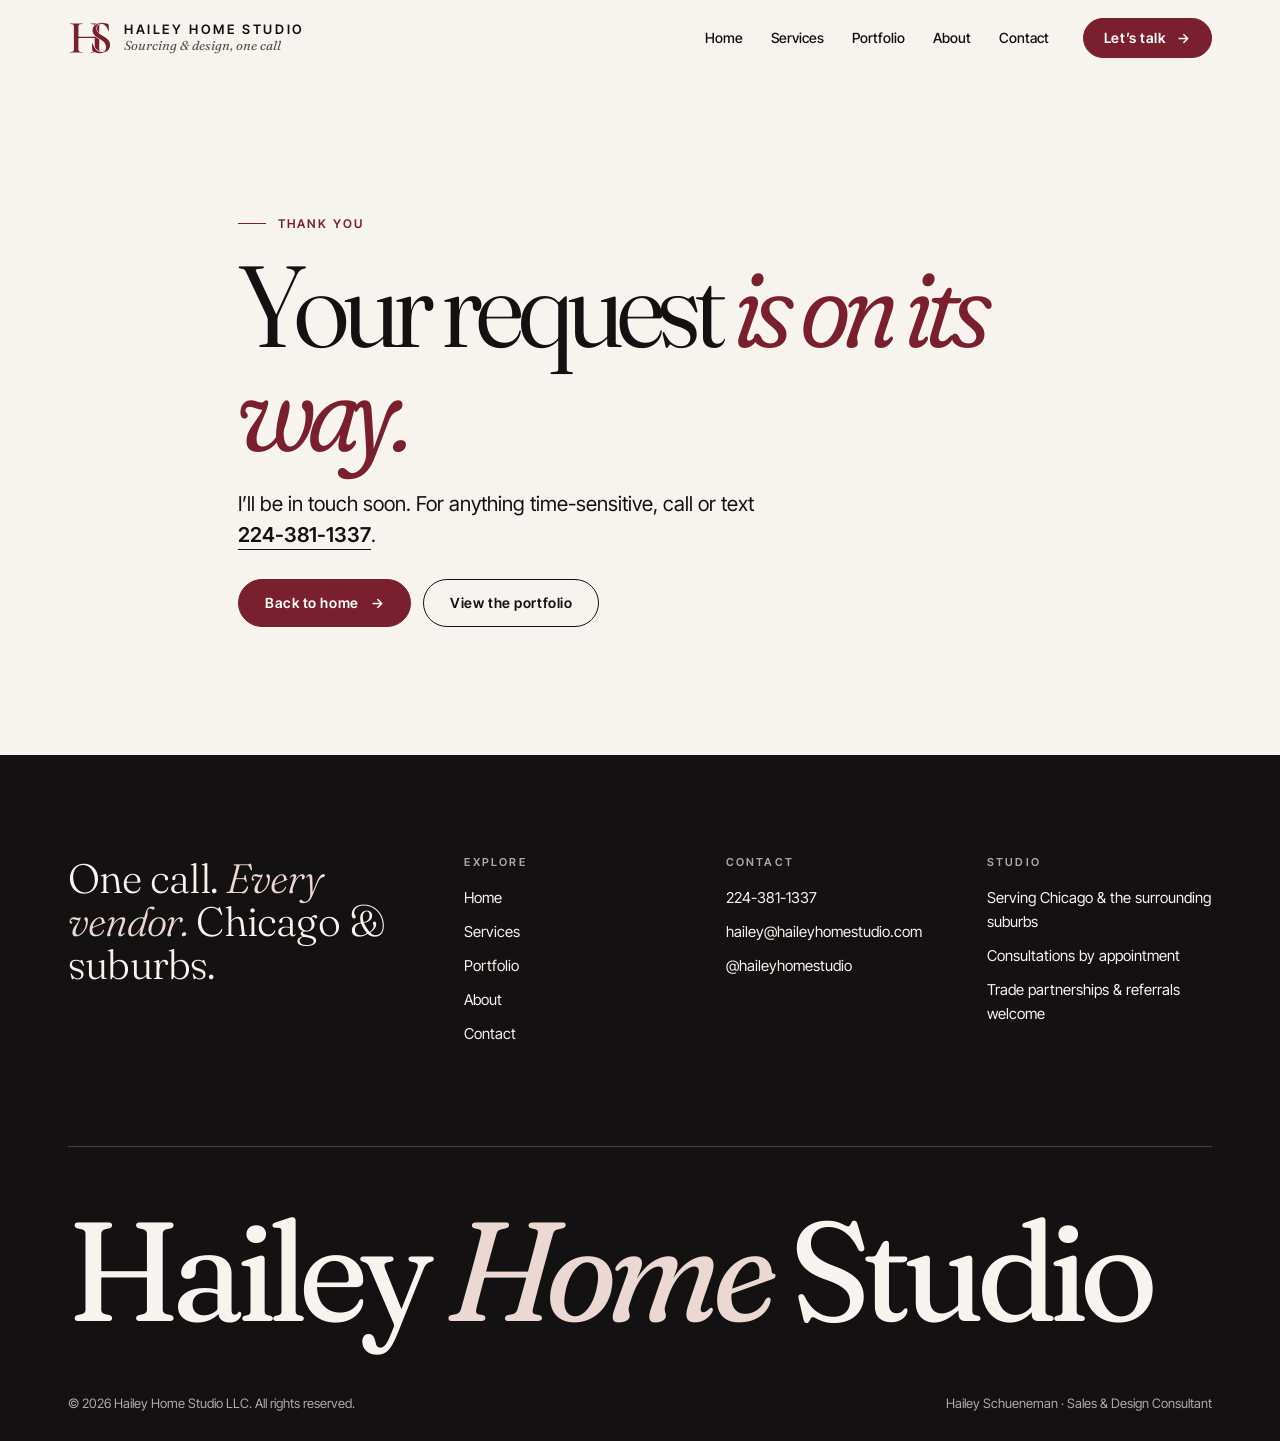
<file: thank-you.html>
<!doctype html>
<html lang="en" class="no-js">
<head>
<meta charset="utf-8">
<meta name="viewport" content="width=device-width, initial-scale=1">
<title>Thank You | Hailey Home Studio LLC</title>
<meta name="description" content="Thanks for reaching out to Hailey Home Studio.">
<meta name="robots" content="noindex">
<link rel="canonical" href="https://haileyhomestudio.com/thank-you.html">
<meta name="theme-color" content="#7A1F2E">
<meta property="og:type" content="website">
<meta property="og:site_name" content="Hailey Home Studio LLC">
<meta property="og:title" content="Thank You | Hailey Home Studio LLC">
<meta property="og:description" content="Thanks for reaching out to Hailey Home Studio.">
<meta property="og:url" content="https://haileyhomestudio.com/thank-you.html">
<meta property="og:image" content="https://haileyhomestudio.com/images/og-image.jpg">
<meta property="og:image:width" content="1200">
<meta property="og:image:height" content="630">
<meta property="og:image:alt" content="Hailey Home Studio LLC: HS monogram and custom kitchen">
<meta property="og:locale" content="en_US">
<meta name="twitter:card" content="summary_large_image">
<meta name="twitter:title" content="Thank You | Hailey Home Studio LLC">
<meta name="twitter:description" content="Thanks for reaching out to Hailey Home Studio.">
<meta name="twitter:image" content="https://haileyhomestudio.com/images/og-image.jpg">
<link rel="icon" href="favicon.ico" sizes="any">
<link rel="icon" href="favicon.svg" type="image/svg+xml">
<link rel="apple-touch-icon" href="apple-touch-icon.png">
<link rel="manifest" href="site.webmanifest">
<link rel="preconnect" href="https://fonts.googleapis.com">
<link rel="preconnect" href="https://fonts.gstatic.com" crossorigin>
<link href="https://fonts.googleapis.com/css2?family=Fraunces:ital,opsz,wght,SOFT,WONK@0,9..144,300..600,0..100,0..1;1,9..144,300..600,0..100,0..1&family=Inter+Tight:wght@400;500;600&display=swap" rel="stylesheet">
<link rel="stylesheet" href="css/styles.css">

</head>
<body>
<a class="skip" href="#main">Skip to content</a>
<header class="site-header">
  <div class="wrap header-inner">
    <a class="brand" href="index.html" aria-label="Hailey Home Studio LLC, home">
      <img src="images/hs-monogram.svg" alt="" width="44" height="35">
      <span class="brand-name">Hailey Home Studio<small>Sourcing &amp; design, one call</small></span>
    </a>
    <button class="menu-toggle" type="button" aria-expanded="false" aria-controls="site-nav" aria-label="Open menu"><span></span></button>
    <nav class="nav" id="site-nav" aria-label="Primary">
      <ul><li><a href="index.html">Home</a></li><li><a href="services.html">Services</a></li><li><a href="portfolio.html">Portfolio</a></li><li><a href="about.html">About</a></li><li><a href="contact.html">Contact</a></li></ul>
      <a class="btn btn-solid" href="contact.html#consult">Let&rsquo;s talk <span class="arr" aria-hidden="true">&rarr;</span></a>
      <div class="nav-extra">Call or text Hailey<a href="tel:+12243811337">224-381-1337</a><a href="mailto:hailey@haileyhomestudio.com">hailey@haileyhomestudio.com</a></div>
    </nav>
  </div>
</header>
<main id="main">
<section class="simple"><div class="wrap">
    <span class="eyebrow">Thank you</span><h1>Your request <em>is on its way.</em></h1><p class="lead">I&rsquo;ll be in touch soon. For anything time-sensitive, call or text <a class="ulink" href="tel:+12243811337">224-381-1337</a>.</p>
    <div class="btn-row" style="margin-top:28px"><a class="btn btn-solid" href="index.html">Back to home <span class="arr" aria-hidden="true">&rarr;</span></a><a class="btn btn-line" href="portfolio.html">View the portfolio</a></div>
  </div></section>
</main>
<footer class="site-footer">
  <div class="wrap">
    <div class="f-top">
      <div><p class="f-say">One call. <em>Every vendor.</em> Chicago &amp; suburbs.</p></div>
      <div><h4>Explore</h4><ul><li><a href="index.html">Home</a></li><li><a href="services.html">Services</a></li><li><a href="portfolio.html">Portfolio</a></li><li><a href="about.html">About</a></li><li><a href="contact.html">Contact</a></li></ul></div>
      <div><h4>Contact</h4><ul><li><a href="tel:+12243811337">224-381-1337</a></li><li><a href="mailto:hailey@haileyhomestudio.com">hailey@haileyhomestudio.com</a></li><li><a href="https://instagram.com/haileyhomestudio" target="_blank" rel="noopener">@haileyhomestudio</a></li></ul></div>
      <div><h4>Studio</h4><ul><li>Serving Chicago &amp; the surrounding suburbs</li><li>Consultations by appointment</li><li>Trade partnerships &amp; referrals welcome</li></ul></div>
    </div>
    <div class="f-word" aria-hidden="true">Hailey <em>Home</em> Studio</div>
    <div class="f-bottom"><span>&copy; <span id="year">2026</span> Hailey Home Studio LLC. All rights reserved.</span><span>Hailey Schueneman &middot; Sales &amp; Design Consultant</span></div>
  </div>
</footer>
<script src="js/main.js" defer></script>
</body>
</html>
</file>
<file: css/styles.css>
/* Hailey Home Studio — v2 "editorial" stylesheet. Pure CSS, no build step. */
:root{
  --burg:#7A1F2E; --burg-deep:#5C1622; --ink:#141112; --paper:#F7F3EE; --paper-2:#EFE8E0;
  --blush:#EBD8D2; --greige:#D8CFC4; --muted:#5B524D; --rule:rgba(20,17,18,.16); --rule-light:rgba(247,243,238,.22);
  --serif:"Fraunces",Georgia,"Times New Roman",serif; --sans:"Inter Tight","Helvetica Neue",Arial,sans-serif;
  --wrap:1240px; --gut:clamp(20px,4vw,48px); --ease:cubic-bezier(.2,.7,.1,1);
}
*,*::before,*::after{box-sizing:border-box}
html{-webkit-text-size-adjust:100%;scroll-behavior:smooth;scroll-padding-top:90px}
body{margin:0;background:var(--paper);color:var(--ink);font-family:var(--sans);font-size:17px;line-height:1.6;-webkit-font-smoothing:antialiased;text-rendering:optimizeLegibility}
img{display:block;max-width:100%;height:auto}
a{color:inherit}
p{margin:0 0 1em}
h1,h2,h3,h4{font-family:var(--serif);font-weight:400;line-height:1.02;letter-spacing:-.02em;margin:0;font-variation-settings:"opsz" 144,"SOFT" 30}
h1 em,h2 em,h3 em,.display em{font-style:italic;color:var(--burg);font-variation-settings:"opsz" 144,"SOFT" 100,"WONK" 1}
.wrap{max-width:var(--wrap);margin:0 auto;padding:0 var(--gut)}
.skip{position:absolute;left:-9999px;top:8px;z-index:100;background:var(--ink);color:var(--paper);padding:10px 16px}
.skip:focus{left:8px}
:focus-visible{outline:2px solid var(--burg);outline-offset:3px}
.sr-only{position:absolute;width:1px;height:1px;overflow:hidden;clip:rect(0 0 0 0);white-space:nowrap}

/* type helpers */
.eyebrow{display:inline-flex;align-items:center;gap:12px;font:600 12px/1 var(--sans);letter-spacing:.18em;text-transform:uppercase;color:var(--burg)}
.eyebrow::before{content:"";width:28px;height:1px;background:currentColor}
.eyebrow.light{color:var(--blush)}
.sec-num{font:500 13px/1 var(--sans);letter-spacing:.12em;color:var(--muted);display:flex;gap:14px;align-items:center;text-transform:uppercase}
.sec-num b{font:italic 400 15px/1 var(--serif);color:var(--burg);letter-spacing:0}
.lead{font-size:clamp(18px,1.6vw,21px);line-height:1.55;color:var(--ink)}
.muted{color:var(--muted)}
.t-xl{font-size:clamp(56px,10.5vw,168px);line-height:.9;letter-spacing:-.045em}
.t-lg{font-size:clamp(40px,6vw,92px);line-height:.95;letter-spacing:-.035em}
.t-md{font-size:clamp(32px,4vw,58px);line-height:1}
.t-sm{font-size:clamp(24px,2.4vw,32px);line-height:1.1}

/* buttons & links */
.btn{display:inline-flex;align-items:center;gap:12px;padding:16px 26px;border:1px solid var(--ink);border-radius:999px;font:600 14px/1 var(--sans);letter-spacing:.04em;text-decoration:none;cursor:pointer;transition:background .3s var(--ease),color .3s var(--ease),border-color .3s var(--ease),transform .3s var(--ease);background:transparent;color:var(--ink)}
.btn .arr{transition:transform .3s var(--ease)}
.btn:hover .arr{transform:translateX(4px)}
.btn-solid{background:var(--burg);border-color:var(--burg);color:#fff}
.btn-solid:hover{background:var(--ink);border-color:var(--ink)}
.btn-line:hover{background:var(--ink);color:var(--paper)}
.btn-light{border-color:var(--paper);color:var(--paper)}
.btn-light:hover{background:var(--paper);color:var(--burg)}
.btn-paper{background:var(--paper);border-color:var(--paper);color:var(--burg)}
.btn-paper:hover{background:var(--ink);border-color:var(--ink);color:var(--paper)}
.btn-row{display:flex;flex-wrap:wrap;gap:12px;align-items:center}
.ulink{font-weight:600;text-decoration:none;background:linear-gradient(currentColor,currentColor) 0 100%/100% 1px no-repeat;padding-bottom:3px;transition:background-size .35s var(--ease)}
.ulink:hover{background-size:0 1px;background-position:100% 100%}

/* header */
.site-header{position:sticky;top:0;z-index:50;background:rgba(247,243,238,.92);backdrop-filter:saturate(1.4) blur(10px);-webkit-backdrop-filter:saturate(1.4) blur(10px);border-bottom:1px solid transparent;transition:border-color .3s}
.site-header.scrolled{border-bottom-color:var(--rule)}
.header-inner{display:flex;align-items:center;justify-content:space-between;gap:24px;height:76px}
.brand{display:flex;align-items:center;gap:12px;text-decoration:none}
.brand img{width:44px;height:auto}
.brand-name{font:600 13px/1.15 var(--sans);letter-spacing:.2em;text-transform:uppercase}
.brand-name small{display:block;font:italic 400 13px/1.3 var(--serif);letter-spacing:0;text-transform:none;color:var(--muted)}
.nav{display:flex;align-items:center;gap:34px}
.nav ul{display:flex;gap:28px;list-style:none;margin:0;padding:0}
.nav ul a{font:500 14px/1 var(--sans);text-decoration:none;position:relative;padding:6px 0}
.nav ul a::after{content:"";position:absolute;left:0;right:0;bottom:0;height:1px;background:var(--burg);transform:scaleX(0);transform-origin:right;transition:transform .35s var(--ease)}
.nav ul a:hover::after,.nav ul a[aria-current="page"]::after{transform:scaleX(1);transform-origin:left}
.nav ul a[aria-current="page"]{color:var(--burg)}
.nav .btn{padding:12px 20px}
.menu-toggle{display:none;width:48px;height:48px;border:1px solid var(--ink);border-radius:50%;background:transparent;cursor:pointer;position:relative;z-index:60}
.menu-toggle span,.menu-toggle span::before{position:absolute;left:14px;right:14px;height:1.5px;background:var(--ink);content:"";transition:transform .3s var(--ease),top .3s var(--ease)}
.menu-toggle span{top:19px}
.menu-toggle span::before{left:0;right:0;top:8px}
.menu-toggle[aria-expanded="true"] span{top:23px;transform:rotate(45deg)}
.menu-toggle[aria-expanded="true"] span::before{top:0;transform:rotate(-90deg)}
.nav-extra{display:none}
@media (max-width:940px){
  .menu-toggle{display:block}
  .nav{position:fixed;inset:0;z-index:55;background:var(--paper);flex-direction:column;align-items:flex-start;justify-content:flex-start;gap:28px;padding:110px var(--gut) 40px;overflow-y:auto;visibility:hidden;opacity:0;transform:translateY(-12px);transition:opacity .3s,transform .3s var(--ease),visibility 0s .3s}
  .nav.open{visibility:visible;opacity:1;transform:none;transition:opacity .3s,transform .3s var(--ease)}
  .nav ul{flex-direction:column;gap:6px;width:100%}
  .nav ul li{border-bottom:1px solid var(--rule)}
  .nav ul a{display:block;font:400 clamp(36px,10vw,52px)/1.15 var(--serif);letter-spacing:-.02em;padding:10px 0}
  .nav ul a::after{display:none}
  .nav-extra{display:block;font-size:15px;color:var(--muted)}
  .nav-extra a{display:block;color:var(--ink);text-decoration:none;font-weight:600;margin-top:4px}
  body.nav-open{overflow:hidden}
}

/* marquee */
.marquee{background:var(--burg);color:var(--paper);overflow:hidden;border-block:1px solid var(--burg-deep);padding:18px 0;white-space:nowrap}
.marquee-track{display:inline-flex;animation:marquee 46s linear infinite}
.marquee ul{display:flex;list-style:none;margin:0;padding:0}
.marquee li{font:italic 400 clamp(22px,2.6vw,34px)/1 var(--serif);padding:0 22px;display:flex;align-items:center;gap:44px}
.marquee li::after{content:"✦";font:normal 14px/1 var(--sans);color:var(--blush);opacity:.8}
.marquee:hover .marquee-track{animation-play-state:paused}
@keyframes marquee{to{transform:translateX(-50%)}}
.marquee-label{font:600 11px/1 var(--sans);letter-spacing:.2em;text-transform:uppercase}

/* hero */
.hero{padding:clamp(40px,6vw,84px) 0 0;position:relative}
.hero-top{display:grid;grid-template-columns:1fr auto;gap:24px;align-items:end;margin-bottom:clamp(22px,3vw,36px)}
.hero h1{font-size:clamp(60px,12.2vw,196px);line-height:.86;letter-spacing:-.05em;font-weight:350}
.hero h1 .line{display:block}
.hero h1 .indent{padding-left:clamp(0px,11vw,190px)}
.hero-sub{display:grid;grid-template-columns:minmax(0,1.1fr) minmax(0,1fr);gap:clamp(24px,5vw,80px);align-items:end;border-top:1px solid var(--ink);padding-top:26px;margin-top:clamp(24px,3vw,40px)}
.hero-sub .lead{max-width:36ch;margin:0}
.hero-sub .btn-row{justify-content:flex-end}
.hero-meta{display:flex;flex-wrap:wrap;gap:8px 26px;font:500 13px/1.3 var(--sans);letter-spacing:.06em;text-transform:uppercase;color:var(--muted);margin-top:18px}
.hero-meta span{display:inline-flex;align-items:center;gap:8px}
.hero-meta span::before{content:"";width:6px;height:6px;border-radius:50%;background:var(--burg)}
.badge{width:clamp(110px,11vw,150px);aspect-ratio:1;position:relative;color:var(--burg)}
.badge svg{width:100%;height:100%;animation:spin 22s linear infinite}
.badge .core{position:absolute;inset:30%;border-radius:50%;background:var(--burg);display:grid;place-items:center;color:var(--paper);font:italic 400 clamp(18px,1.8vw,24px)/1 var(--serif)}
@keyframes spin{to{transform:rotate(360deg)}}
.bleed{max-width:1620px;margin:clamp(36px,5vw,64px) auto 0;position:relative}
.bleed-img{position:relative;overflow:hidden;background:var(--greige)}
.bleed-img img{width:100%;height:clamp(300px,48vw,700px);object-fit:cover;object-position:center 60%}
.bleed-cap{position:absolute;left:var(--gut);bottom:var(--gut);background:var(--paper);padding:14px 18px;font:500 13px/1.3 var(--sans);letter-spacing:.04em;display:flex;gap:14px;align-items:center}
.bleed-cap b{font:italic 400 18px/1 var(--serif);color:var(--burg)}

/* sections */
.section{padding:clamp(80px,10vw,150px) 0}
.section.tight{padding:clamp(60px,7vw,100px) 0}
.sec-head{display:grid;grid-template-columns:minmax(0,1fr) minmax(0,1.6fr);gap:clamp(20px,5vw,80px);align-items:start;margin-bottom:clamp(40px,6vw,80px);border-top:1px solid var(--ink);padding-top:22px}
.sec-head h2{max-width:14ch}
.sec-head .intro{grid-column:2;max-width:56ch;color:var(--muted);margin-top:22px}
.sec-head.wide h2{max-width:18ch}
.dark{background:var(--ink);color:var(--paper)}
.dark .sec-head{border-top-color:var(--rule-light)}
.dark .sec-num{color:rgba(247,243,238,.68)}
.dark .sec-num b,.dark h2 em,.dark h3 em{color:var(--blush)}
.dark .muted,.dark .sec-head .intro{color:rgba(247,243,238,.75)}
.blush{background:var(--blush)}
.greige{background:var(--paper-2)}

/* trade: compare */
.compare{display:grid;grid-template-columns:1fr 1fr;gap:0;border:1px solid var(--rule-light)}
.cmp{padding:clamp(28px,4vw,56px)}
.cmp + .cmp{border-left:1px solid var(--rule-light)}
.cmp-tag{font:600 12px/1 var(--sans);letter-spacing:.18em;text-transform:uppercase;display:block;margin-bottom:18px}
.cmp h3{font-size:clamp(28px,3vw,42px);margin-bottom:28px}
.cmp ul{list-style:none;margin:0;padding:0}
.cmp li{display:grid;grid-template-columns:28px 1fr;gap:12px;padding:14px 0;border-top:1px solid var(--rule-light);font-size:16px}
.cmp-old{color:rgba(247,243,238,.78)}
.cmp-old .cmp-tag{color:rgba(247,243,238,.6)}
.cmp-old li::before{content:"×";font:400 20px/1.1 var(--sans);color:rgba(247,243,238,.5)}
.cmp-new{background:var(--burg);color:#fff}
.cmp-new .cmp-tag{color:var(--blush)}
.cmp-new h3 em{color:var(--blush)}
.cmp-new li{border-top-color:rgba(255,255,255,.22)}
.cmp-new li::before{content:"✓";font:600 16px/1.4 var(--sans);color:var(--blush)}
.reps{display:flex;flex-wrap:wrap;gap:8px;margin:0 0 26px}
.reps span{font:500 12px/1 var(--sans);letter-spacing:.04em;padding:8px 11px;border:1px dashed rgba(247,243,238,.38);border-radius:999px}
.one{display:flex;align-items:center;gap:14px;margin:0 0 26px;font:500 13px/1.2 var(--sans);letter-spacing:.06em;text-transform:uppercase}
.one i{font:italic 400 24px/1 var(--serif);text-transform:none;letter-spacing:0;padding:10px 18px;border:1px solid rgba(255,255,255,.6);border-radius:999px}
.one hr{flex:1;border:0;border-top:1px solid rgba(255,255,255,.5);margin:0}

.steps{list-style:none;margin:clamp(48px,6vw,80px) 0 0;padding:0;display:grid;grid-template-columns:repeat(4,1fr);gap:0;counter-reset:s}
.steps li{padding:28px 26px 8px 0;border-top:1px solid var(--rule-light);position:relative}
.steps li + li{padding-left:26px;border-left:1px solid var(--rule-light)}
.steps .n{font:300 clamp(48px,5vw,76px)/1 var(--serif);color:var(--blush);display:block;margin-bottom:18px;letter-spacing:-.04em}
.steps h3{font-size:24px;margin-bottom:10px}
.steps p{font-size:15px;color:rgba(247,243,238,.78);margin:0}
.light-steps .steps li{border-color:var(--rule)}
.light-steps .steps .n{color:var(--burg)}
.light-steps .steps p{color:var(--muted)}

/* meet hailey */
.meet{display:grid;grid-template-columns:minmax(0,5fr) minmax(0,6fr);gap:clamp(36px,7vw,110px);align-items:center}
.portrait{position:relative;margin:0}
.portrait-frame{position:relative;overflow:hidden;aspect-ratio:4/5;background:var(--greige)}
.portrait-frame img{width:100%;height:100%;object-fit:cover;object-position:50% 30%;transition:transform 1.2s var(--ease)}
.portrait:hover .portrait-frame img{transform:scale(1.03)}
.portrait::before{content:"";position:absolute;inset:auto -18px -18px auto;width:62%;height:62%;background:var(--burg);z-index:-1}
.portrait figcaption{position:absolute;left:-1px;bottom:22px;background:var(--paper);padding:12px 16px 12px 0;font:500 12px/1.3 var(--sans);letter-spacing:.12em;text-transform:uppercase}
.portrait figcaption b{display:block;font:italic 400 20px/1.2 var(--serif);letter-spacing:0;text-transform:none;color:var(--burg)}
.meet h2{margin:18px 0 28px}
.meet .lead{margin-bottom:22px}
.direct{display:grid;grid-template-columns:1fr;gap:0;border-top:1px solid var(--rule);margin:34px 0 30px}
.direct a{display:flex;justify-content:space-between;align-items:baseline;gap:16px;flex-wrap:wrap;padding:18px 0;text-decoration:none;border-bottom:1px solid var(--rule)}
.direct small{display:block;margin:0!important;font:600 11px/1 var(--sans);letter-spacing:.18em;text-transform:uppercase;color:var(--muted);margin-bottom:8px}
.direct span{font:400 clamp(18px,1.7vw,22px)/1.2 var(--serif);word-break:break-word}
.direct a:hover span{color:var(--burg)}
.sig{font:italic 400 30px/1 var(--serif);color:var(--burg);margin:8px 0 4px}

/* work grid */
.work{display:grid;grid-template-columns:repeat(12,1fr);gap:clamp(10px,1.4vw,18px)}
.shot{margin:0;position:relative;overflow:hidden;background:var(--greige)}
.shot a{display:block;height:100%;cursor:zoom-in;color:inherit;text-decoration:none}
.shot img{width:100%;height:100%;object-fit:cover;transition:transform 1s var(--ease),filter .6s}
.shot:hover img{transform:scale(1.035)}
.shot figcaption{position:absolute;left:0;right:0;bottom:0;padding:40px 18px 16px;display:flex;justify-content:space-between;align-items:end;gap:12px;color:#fff;background:linear-gradient(transparent,rgba(20,17,18,.62));font:500 13px/1.3 var(--sans);letter-spacing:.04em;pointer-events:none}
.shot figcaption b{font:italic 400 clamp(18px,1.6vw,22px)/1.15 var(--serif);letter-spacing:0;display:block}
.shot figcaption .no{font:600 11px/1 var(--sans);letter-spacing:.18em;opacity:.9}
.shot .zoom{position:absolute;top:14px;right:14px;width:40px;height:40px;border-radius:50%;background:var(--paper);color:var(--ink);display:grid;place-items:center;opacity:0;transform:scale(.8);transition:opacity .3s,transform .3s var(--ease)}
.shot:hover .zoom,.shot a:focus-visible .zoom{opacity:1;transform:none}
.s12{grid-column:span 12}.s8{grid-column:span 8}.s7{grid-column:span 7}.s6{grid-column:span 6}.s5{grid-column:span 5}.s4{grid-column:span 4}
.h-hero{height:clamp(320px,47vw,600px)}
.h-lg{height:clamp(300px,40vw,540px)}
.h-md{height:clamp(260px,32vw,420px)}
.h-sm{height:clamp(220px,22vw,280px)}
.stack{display:grid;gap:clamp(10px,1.4vw,18px);grid-template-rows:1fr 1fr}
.stack .shot{height:auto}
.work-foot{display:flex;justify-content:space-between;align-items:center;flex-wrap:wrap;gap:16px;margin-top:30px;color:var(--muted);font-size:15px}
.band{max-width:1620px;margin:0 auto}
.band .shot{height:clamp(300px,42vw,640px)}

/* services list */
.svc-list{list-style:none;margin:0;padding:0;border-bottom:1px solid var(--rule)}
.svc-list li{border-top:1px solid var(--rule)}
.svc-list a{display:grid;grid-template-columns:90px minmax(0,1.3fr) minmax(0,1fr) 48px;gap:24px;align-items:center;padding:30px 0;text-decoration:none;transition:padding .4s var(--ease),background .4s}
.svc-list .n{font:italic 400 18px/1 var(--serif);color:var(--burg)}
.svc-list h3{font-size:clamp(28px,3.4vw,48px);letter-spacing:-.03em;transition:color .3s}
.svc-list p{margin:0;color:var(--muted);font-size:15px}
.svc-list .go{width:48px;height:48px;border:1px solid var(--rule);border-radius:50%;display:grid;place-items:center;transition:background .3s,color .3s,border-color .3s,transform .4s var(--ease)}
.svc-list a:hover{padding-left:14px;padding-right:0}
.svc-list a:hover h3{color:var(--burg)}
.svc-list a:hover .go{background:var(--burg);border-color:var(--burg);color:#fff;transform:rotate(-45deg)}

/* audiences */
.aud{display:grid;grid-template-columns:1.25fr 1fr 1fr;gap:0;border-top:1px solid var(--ink)}
.aud article{padding:30px 30px 10px 0}
.aud article + article{padding-left:30px;border-left:1px solid var(--rule)}
.aud .k{font:600 11px/1 var(--sans);letter-spacing:.18em;text-transform:uppercase;color:var(--burg)}
.aud h3{font-size:clamp(30px,3.2vw,44px);margin:14px 0 14px}
.aud p{color:var(--muted);font-size:15.5px}
.aud .primary h3{font-size:clamp(38px,4.4vw,62px)}

/* cta */
.cta{background:var(--burg);color:var(--paper);padding:clamp(90px,12vw,170px) 0;position:relative;overflow:hidden}
.cta .wm{position:absolute;right:-6%;bottom:-18%;width:min(56vw,720px);opacity:.09;pointer-events:none}
.cta h2{font-size:clamp(56px,10vw,160px);line-height:.88;letter-spacing:-.05em;max-width:12ch}
.cta h2 em{color:var(--blush)}
.cta-grid{display:grid;grid-template-columns:minmax(0,1.4fr) minmax(0,1fr);gap:clamp(30px,6vw,90px);align-items:end}
.cta p{color:rgba(247,243,238,.86);max-width:40ch}
.cta .phone{display:inline-block;font:300 clamp(34px,4vw,56px)/1 var(--serif);letter-spacing:-.02em;text-decoration:none;margin:10px 0 26px;border-bottom:1px solid rgba(247,243,238,.4);padding-bottom:8px}
.cta .phone:hover{border-bottom-color:var(--paper)}

/* page hero (inner pages) */
.page-hero{padding:clamp(56px,8vw,120px) 0 clamp(40px,5vw,70px)}
.page-hero h1{font-size:clamp(56px,10vw,150px);line-height:.9;letter-spacing:-.05em;font-weight:350;margin:22px 0 0;max-width:14ch}
.page-hero .ph-sub{display:grid;grid-template-columns:minmax(0,1fr) minmax(0,1fr);gap:clamp(24px,5vw,80px);border-top:1px solid var(--ink);padding-top:24px;margin-top:clamp(30px,4vw,56px)}
.page-hero .ph-sub p{margin:0;max-width:46ch}

/* services page */
.svc{display:grid;grid-template-columns:minmax(0,1fr) minmax(0,1fr);gap:clamp(30px,6vw,90px);align-items:center;padding:clamp(56px,7vw,100px) 0;border-top:1px solid var(--rule)}
.svc:nth-child(even) .svc-media{order:-1}
.svc .n{font:300 clamp(64px,8vw,120px)/.8 var(--serif);color:var(--burg);letter-spacing:-.05em;display:block;margin-bottom:22px}
.svc h2{font-size:clamp(36px,4.4vw,64px);margin-bottom:22px}
.svc ul{list-style:none;margin:26px 0 0;padding:0;display:grid;grid-template-columns:1fr 1fr;gap:0 24px}
.svc li{padding:12px 0;border-top:1px solid var(--rule);font-size:15px}
.svc .tag{display:inline-block;margin-top:6px;padding:8px 14px;border-radius:999px;background:var(--blush);color:var(--burg);font:600 12px/1 var(--sans);letter-spacing:.12em;text-transform:uppercase}
.svc-media .shot{height:clamp(300px,36vw,500px)}
.svc-media.text-card{background:var(--ink);color:var(--paper);padding:clamp(28px,4vw,52px);min-height:clamp(300px,30vw,420px);display:flex;flex-direction:column;justify-content:space-between}
.svc-media.text-card .big{font:italic 300 clamp(36px,4vw,60px)/1 var(--serif);color:var(--blush);letter-spacing:-.03em}
.cats{display:grid;grid-template-columns:repeat(5,1fr);border-top:1px solid var(--ink);border-left:1px solid var(--rule)}
.cats div{padding:26px 20px;border-right:1px solid var(--rule);border-bottom:1px solid var(--rule);transition:background .3s,color .3s}
.cats div:hover{background:var(--burg);color:#fff}
.cats small{display:block;font:600 11px/1 var(--sans);letter-spacing:.16em;color:var(--muted);margin-bottom:28px}
.cats div:hover small{color:var(--blush)}
.cats span{font:400 clamp(20px,2vw,26px)/1.1 var(--serif)}

/* about */
.about-hero{display:grid;grid-template-columns:minmax(0,1fr) minmax(0,1.05fr);gap:clamp(36px,7vw,110px);align-items:end}
.about-hero h1{margin-top:20px}
.story{display:grid;grid-template-columns:minmax(0,1fr) minmax(0,1.6fr);gap:clamp(30px,6vw,90px)}
.story blockquote{margin:0;font:300 clamp(30px,3.4vw,48px)/1.12 var(--serif);letter-spacing:-.02em}
.story blockquote em{color:var(--burg)}
.story .body p{font-size:18px}
.values{display:grid;grid-template-columns:repeat(3,1fr);border-top:1px solid var(--ink)}
.values div{padding:30px 30px 10px 0}
.values div + div{padding-left:30px;border-left:1px solid var(--rule)}
.values .n{font:italic 400 16px/1 var(--serif);color:var(--burg)}
.values h3{font-size:clamp(30px,3vw,42px);margin:14px 0}
.values p{color:var(--muted)}

/* contact */
.contact-grid{display:grid;grid-template-columns:minmax(0,1fr) minmax(0,1.25fr);gap:clamp(36px,6vw,90px);align-items:start}
.c-list{list-style:none;margin:0;padding:0;border-top:1px solid var(--ink)}
.c-list li{border-bottom:1px solid var(--rule);padding:20px 0}
.c-list small{display:block;font:600 11px/1 var(--sans);letter-spacing:.18em;text-transform:uppercase;color:var(--muted);margin-bottom:8px}
.c-list a,.c-list span{font:400 clamp(22px,2.2vw,30px)/1.15 var(--serif);text-decoration:none;word-break:break-word}
.c-list a:hover{color:var(--burg)}
.c-hello{display:flex;gap:18px;align-items:center;margin-bottom:34px}
.c-hello img{width:84px;height:84px;border-radius:50%;object-fit:cover;object-position:50% 30%}
.c-hello p{margin:0;font:italic 400 22px/1.25 var(--serif)}
.form-card{background:#fff;border:1px solid var(--rule);padding:clamp(26px,4vw,52px);position:relative}
.form-card::before{content:"";position:absolute;top:-1px;left:-1px;right:-1px;height:6px;background:var(--burg)}
.form-card h2{font-size:clamp(32px,3.4vw,48px);margin:14px 0 10px}
.fields{display:grid;grid-template-columns:1fr 1fr;gap:22px 22px;margin-top:28px}
.field{display:flex;flex-direction:column;gap:8px;min-width:0;border:0;margin:0;padding:0}
.field.full{grid-column:1/-1}
.field label,.field legend{font:600 12px/1 var(--sans);letter-spacing:.12em;text-transform:uppercase;color:var(--ink);padding:0}
.req{color:var(--burg)}
.field input,.field select,.field textarea{font:400 16px/1.4 var(--sans);color:var(--ink);background:var(--paper);border:1px solid transparent;border-bottom:1px solid var(--ink);padding:13px 14px;border-radius:0;width:100%;transition:border-color .2s,background .2s}
.field textarea{min-height:150px;resize:vertical}
.field input:focus,.field select:focus,.field textarea:focus{outline:none;border-color:var(--burg);background:#fff}
.chips{display:flex;flex-wrap:wrap;gap:10px;margin-top:10px}
.chip{position:relative;cursor:pointer}
.chip input{position:absolute;opacity:0;inset:0;cursor:pointer}
.chip span{display:inline-block;padding:11px 18px;border:1px solid var(--ink);border-radius:999px;font:500 14px/1 var(--sans);transition:background .2s,color .2s}
.chip input:checked + span{background:var(--burg);border-color:var(--burg);color:#fff}
.chip input:focus-visible + span{outline:2px solid var(--burg);outline-offset:3px}
.hp{position:absolute!important;left:-10000px!important;width:1px;height:1px;overflow:hidden}
.form-foot{display:flex;justify-content:space-between;align-items:center;gap:18px;flex-wrap:wrap;margin-top:28px;padding-top:22px;border-top:1px solid var(--rule)}
.form-foot small{color:var(--muted);max-width:36ch;font-size:13px}

/* simple pages */
.simple{min-height:62vh;display:flex;align-items:center;padding:clamp(70px,10vw,140px) 0}
.simple h1{font-size:clamp(56px,9vw,130px);line-height:.9;letter-spacing:-.05em;font-weight:350;margin:22px 0 26px;max-width:12ch}
.simple p{max-width:46ch}

/* footer */
.site-footer{background:var(--ink);color:var(--paper);padding:clamp(60px,8vw,110px) 0 28px}
.f-top{display:grid;grid-template-columns:minmax(0,1.6fr) repeat(3,minmax(0,1fr));gap:36px;padding-bottom:clamp(50px,7vw,90px)}
.f-top h4{font:600 11px/1 var(--sans);letter-spacing:.2em;text-transform:uppercase;color:rgba(247,243,238,.68);margin-bottom:18px}
.f-top ul{list-style:none;margin:0;padding:0}
.f-top li{margin:0 0 10px;font-size:15px}
.f-top a{text-decoration:none}
.f-top a:hover{color:var(--blush)}
.f-say{font:300 clamp(30px,3.2vw,44px)/1.05 var(--serif);letter-spacing:-.02em;max-width:14ch}
.f-say em{color:var(--blush)}
.f-word{font:400 clamp(44px,11vw,176px)/1.05 var(--serif);font-variation-settings:"opsz" 60,"SOFT" 50;letter-spacing:-.055em;white-space:nowrap;border-top:1px solid var(--rule-light);padding-top:clamp(26px,4vw,50px);color:var(--paper);overflow:hidden}
.f-word em{color:var(--blush)}
.f-bottom{display:flex;justify-content:space-between;flex-wrap:wrap;gap:10px 30px;padding-top:28px;font-size:13px;color:rgba(247,243,238,.68)}

/* lightbox */
.lb{border:0;padding:0;margin:0;max-width:none;max-height:none;width:100vw;height:100vh;height:100dvh;background:rgba(20,17,18,.94);color:var(--paper)}
.lb::backdrop{background:rgba(20,17,18,.94)}
.lb[open]{display:grid;grid-template-rows:auto 1fr auto}
.lb-bar{display:flex;justify-content:space-between;align-items:center;padding:16px var(--gut);font:500 13px/1 var(--sans);letter-spacing:.12em;text-transform:uppercase}
.lb-stage{display:flex;align-items:center;justify-content:center;padding:0 72px;min-height:0}
.lb-stage img{max-width:100%;max-height:100%;width:auto;height:auto;object-fit:contain;box-shadow:0 30px 80px rgba(0,0,0,.4)}
.lb-cap{padding:18px var(--gut) 26px;text-align:center;font:italic 400 22px/1.3 var(--serif)}
.lb button{background:transparent;border:1px solid rgba(247,243,238,.5);color:var(--paper);width:48px;height:48px;border-radius:50%;cursor:pointer;font-size:20px;display:grid;place-items:center}
.lb button:hover{background:var(--paper);color:var(--ink)}
.lb-prev,.lb-next{position:fixed;top:50%;transform:translateY(-50%)}
.lb-prev{left:14px}.lb-next{right:14px}

/* reveal */
.js .reveal{opacity:0;transform:translateY(28px);transition:opacity .9s var(--ease),transform .9s var(--ease)}
.js .reveal.in{opacity:1;transform:none}
.js .reveal-img > *{clip-path:inset(0 0 100% 0);transition:clip-path 1.2s var(--ease)}
.js .reveal-img.in > *{clip-path:inset(0 0 0 0)}
.d1{transition-delay:.08s!important}.d2{transition-delay:.16s!important}.d3{transition-delay:.24s!important}

@media (prefers-reduced-motion:reduce){
  html{scroll-behavior:auto}
  *,*::before,*::after{animation-duration:.001ms!important;animation-iteration-count:1!important;transition-duration:.001ms!important;transition-delay:0s!important}
  .js .reveal{opacity:1;transform:none}
  .js .reveal-img > *{clip-path:none}
  .marquee{white-space:normal}
  .marquee-track{animation:none;display:block}
  .marquee ul{flex-wrap:wrap;justify-content:center;row-gap:12px}
  .marquee ul[aria-hidden]{display:none}
  .badge svg{animation:none}
}

/* responsive */
@media (max-width:1080px){
  .cats{grid-template-columns:repeat(3,1fr)}
  .f-top{grid-template-columns:1fr 1fr}
}
@media (max-width:860px){
  body{font-size:16px}
  .hero-top{grid-template-columns:1fr}
  .badge{position:absolute;right:var(--gut);top:clamp(10px,3vw,30px);width:96px}
  .hero h1{padding-right:0}
  .hero-sub,.page-hero .ph-sub{grid-template-columns:1fr;gap:22px}
  .hero-sub .btn-row{justify-content:flex-start}
  .sec-head{grid-template-columns:1fr;gap:16px}
  .sec-head .intro{grid-column:1;margin-top:4px}
  .compare{grid-template-columns:1fr}
  .cmp + .cmp{border-left:0;border-top:1px solid var(--rule-light)}
  .steps{grid-template-columns:1fr 1fr}
  .steps li:nth-child(3){padding-left:0;border-left:0}
  .meet,.about-hero,.story,.contact-grid,.cta-grid,.svc{grid-template-columns:1fr}
  .svc:nth-child(even) .svc-media{order:0}
  .portrait{max-width:520px}
  .work{grid-template-columns:1fr 1fr}
  .s12,.s8,.s7{grid-column:1/-1}.s6,.s5,.s4{grid-column:span 1}
  .stack{grid-column:1/-1;grid-template-columns:1fr 1fr;grid-template-rows:auto}
  .stack .shot{height:clamp(200px,40vw,320px)}
  .svc-list a{grid-template-columns:44px minmax(0,1fr) 44px;gap:14px;padding:24px 0}
  .svc-list p{grid-column:2;grid-row:2}
  .svc-list .go{grid-column:3;grid-row:1/3;width:44px;height:44px}
  .aud,.values{grid-template-columns:1fr}
  .aud article,.aud article + article,.values div,.values div + div{padding:26px 0 8px;border-left:0;border-top:1px solid var(--rule)}
  .aud article:first-child,.values div:first-child{border-top:0}
}
@media (max-width:560px){
  .hero h1 .indent{padding-left:0}
  .badge{width:80px;top:6px}
  .steps{grid-template-columns:1fr}
  .steps li,.steps li + li{padding:24px 0 6px;border-left:0}
  .work{grid-template-columns:1fr}
  .s6,.s5,.s4{grid-column:1/-1}
  .h-hero,.h-lg,.h-md,.h-sm{height:auto;aspect-ratio:var(--ar,4/3)}
  .stack{grid-template-columns:1fr}
  .stack .shot{height:auto;aspect-ratio:var(--ar,4/3)}
  .band .shot{height:auto;aspect-ratio:var(--ar,16/9)}
  .bleed-img img{height:auto;aspect-ratio:4/3}
  .fields{grid-template-columns:1fr}
  .cats{grid-template-columns:1fr 1fr}
  .svc ul{grid-template-columns:1fr}
  .f-top{grid-template-columns:1fr}
  .lb-stage{padding:0 10px}
  .lb-prev,.lb-next{top:auto;bottom:14px;transform:none}
  .brand-name small{display:none}
}
/* hero badge placement */
.hero > .wrap{position:relative}
.hero .badge{position:absolute;right:var(--gut);top:-6px}
/* fixes: fixed overlay needs header without backdrop-filter (it creates a containing block) */
body.nav-open .site-header{backdrop-filter:none;-webkit-backdrop-filter:none;background:var(--paper)}
.text-card .btn{align-self:flex-start}
.f-word{padding-bottom:.14em}
@media (max-width:560px){
  .hero .badge{top:58px;width:78px}
  .hero .eyebrow{max-width:100%}
}
@media (max-width:560px){.hero .badge .core{font-size:15px}}
</file>
